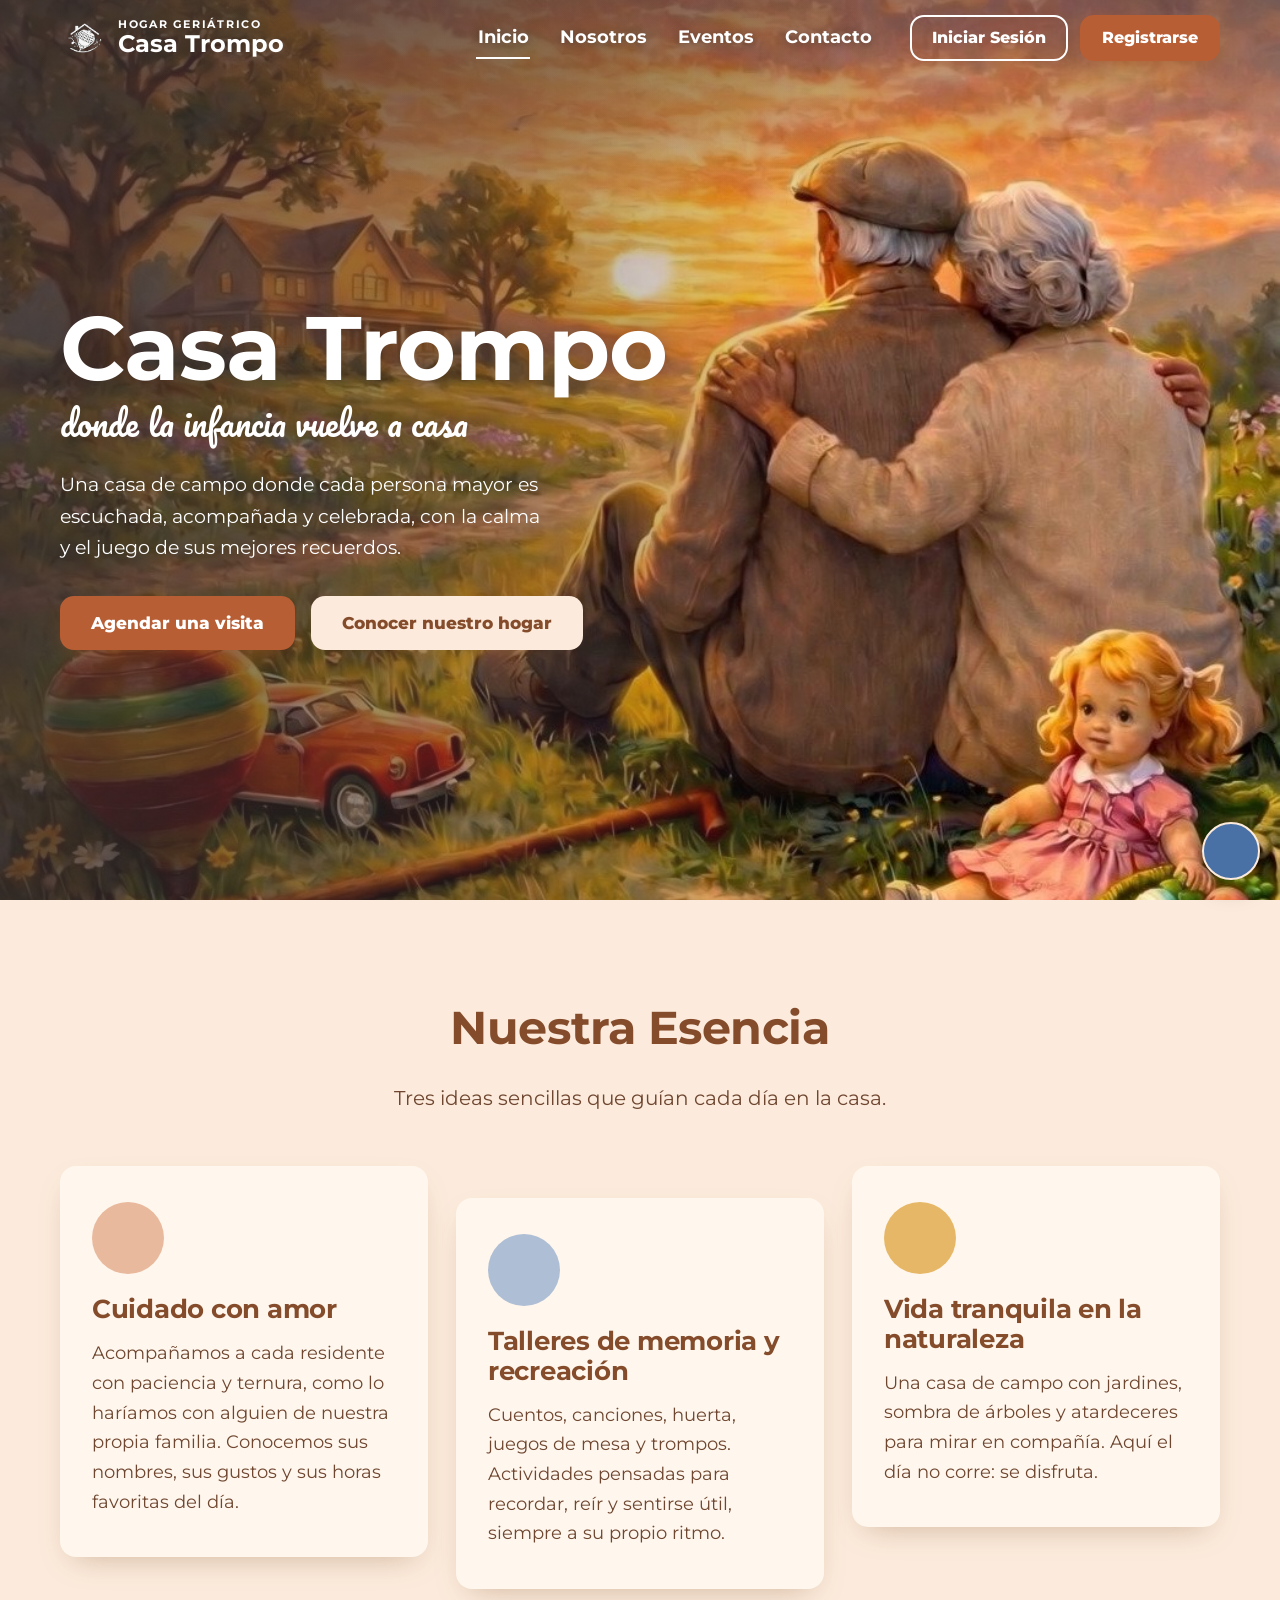
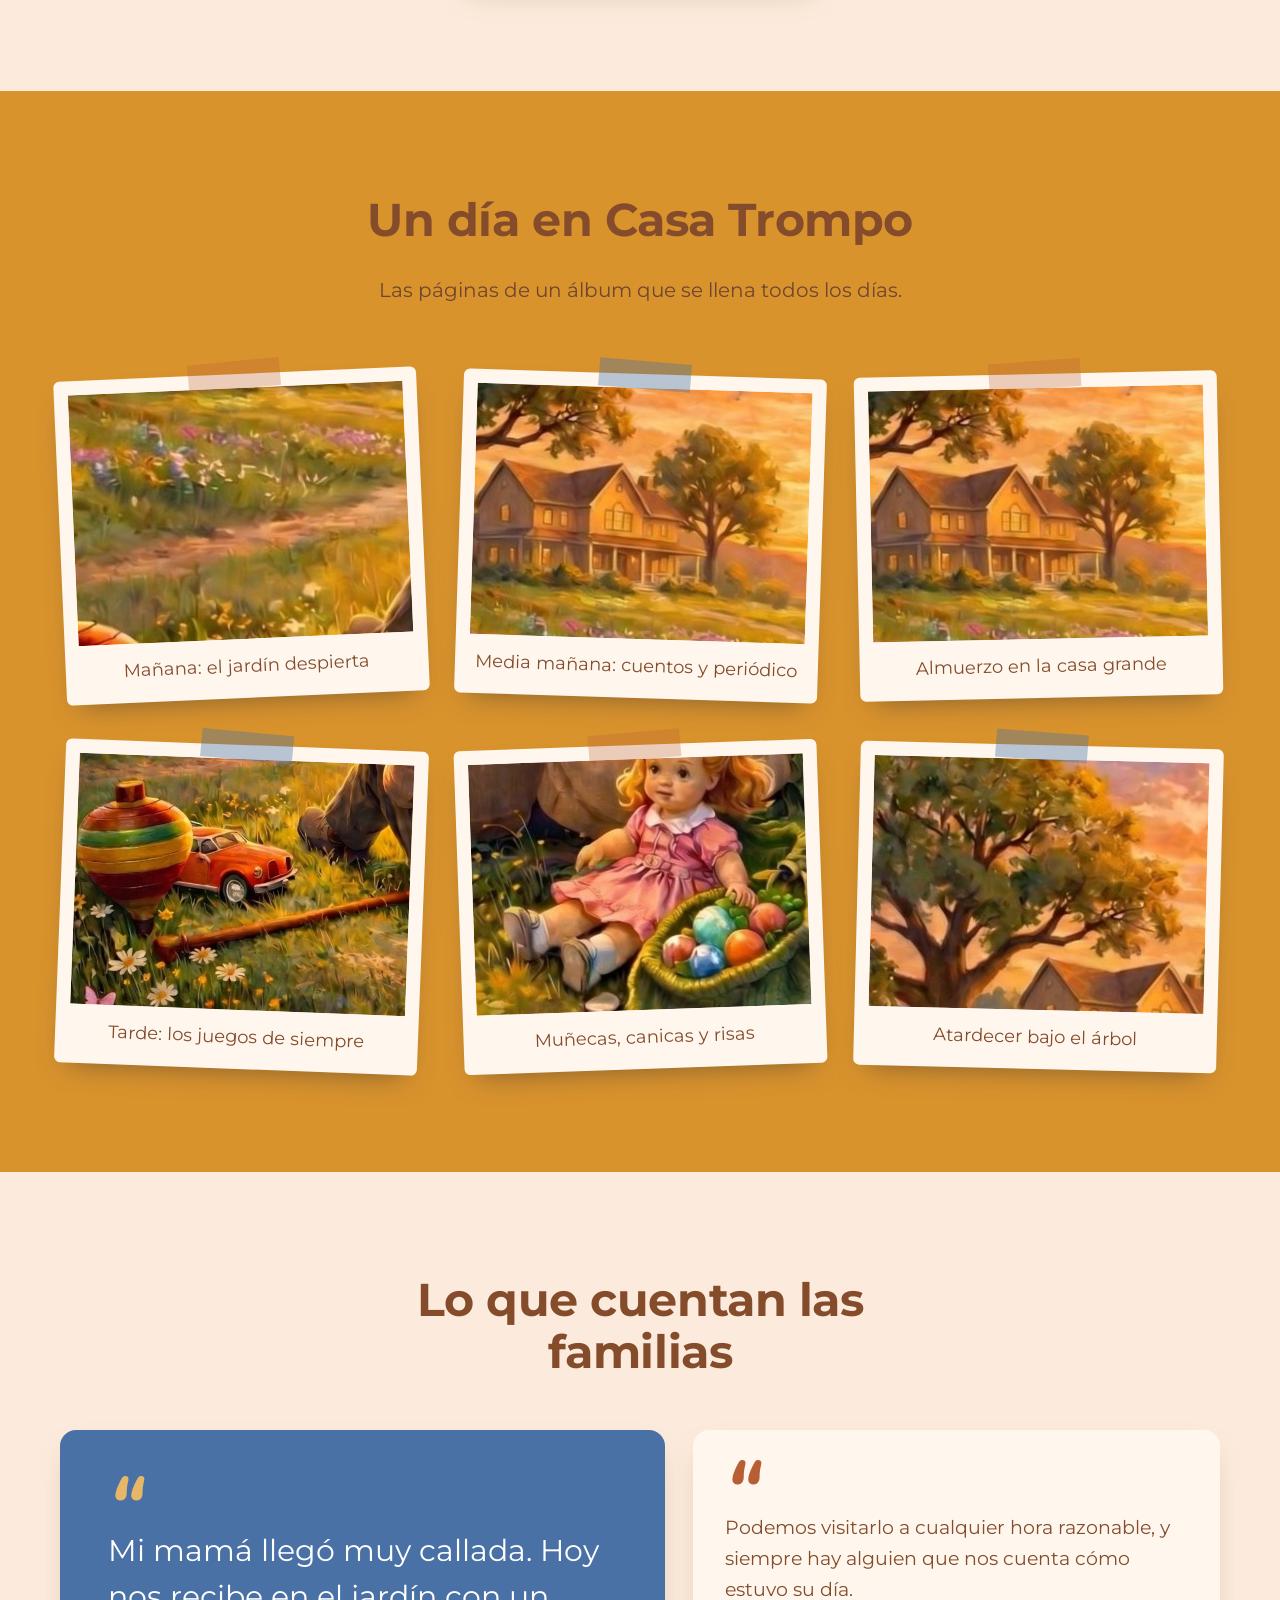
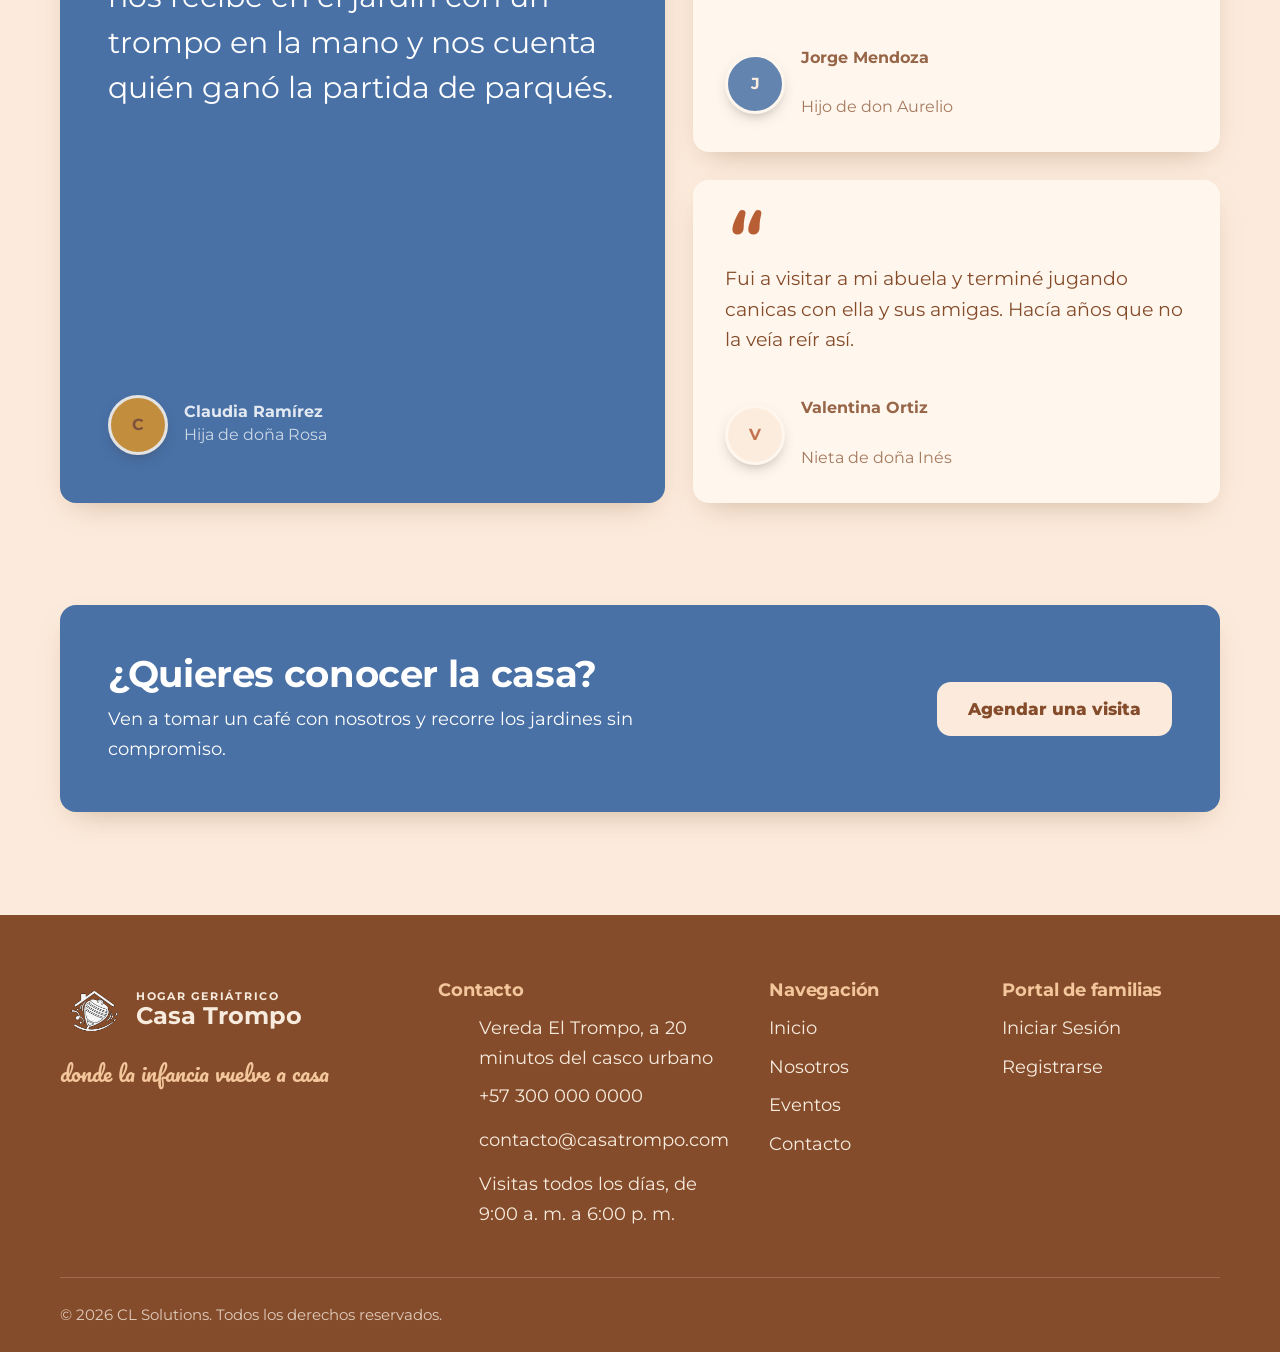
<file: frontend/index.html>
<!doctype html>
<html lang="es">
  <head>
    <!-- Metadatos de idioma, vista móvil, identidad visual y hojas de estilo. -->
    <meta charset="utf-8" />
    <meta name="viewport" content="width=device-width, initial-scale=1" />
    <title>
      Casa Trompo · Hogar geriátrico donde la infancia vuelve a casa
    </title>
    <meta
      name="description"
      content="Casa Trompo es un hogar geriátrico de campo donde las personas mayores viven con calidez, juego y tranquilidad."
    />
    <meta name="theme-color" content="#FCEBDC" />
    <link rel="icon" type="image/png" href="img/Logo_Blanco_NOBG.png" />
    <link rel="preconnect" href="https://fonts.googleapis.com" />
    <link rel="preconnect" href="https://fonts.gstatic.com" crossorigin />
    <link
      href="https://fonts.googleapis.com/css2?family=Montserrat:ital,wght@0,100..900;1,100..900&family=Pacifico&display=swap"
      rel="stylesheet"
    />
    <link
      rel="stylesheet"
      href="https://cdn-uicons.flaticon.com/uicons-bold-rounded/css/uicons-bold-rounded.css"
    />
    <link
      rel="stylesheet"
      href="https://cdn-uicons.flaticon.com/uicons-regular-rounded/css/uicons-regular-rounded.css"
    />
    <link
      rel="stylesheet"
      href="https://cdn-uicons.flaticon.com/uicons-brands/css/uicons-brands.css"
    />
    <link rel="stylesheet" href="css/General_Styles.css" />
    <link rel="stylesheet" href="css/index.css" />
    <link rel="stylesheet" href="css/responsive.css" />
  </head>
  <body>
    <!-- Enlace de acceso rápido para navegar directamente al contenido principal. -->
    <a class="skip-link" href="#contenido">Saltar al contenido</a>

    <!-- Cabecera global con identidad de marca, navegación y acceso al portal familiar. -->
    <header class="site-header is-transparent">
      <div class="container site-header__inner">
        <a
          class="brand"
          href="index.html"
          aria-label="Casa Trompo, ir al inicio"
        >
          <span class="logo-mark" aria-hidden="true"></span>
          <span class="brand__text">
            <span class="brand__kicker">Hogar geriátrico</span>
            <span class="brand__name">Casa Trompo</span>
          </span>
        </a>

        <button
          class="nav-toggle"
          type="button"
          aria-expanded="false"
          aria-controls="menu"
          aria-label="Abrir menú"
        >
          <span class="nav-toggle__bars" aria-hidden="true"></span>
        </button>

        <div class="site-nav" id="menu">
          <nav aria-label="Principal">
            <ul class="site-nav__links">
              <li><a href="index.html" aria-current="page">Inicio</a></li>
              <li><a href="nosotros.html">Nosotros</a></li>
              <li><a href="eventos.html">Eventos</a></li>
              <li><a href="contacto.html">Contacto</a></li>
            </ul>
          </nav>
          <div class="site-nav__actions">
            <a class="btn btn--outline btn--small" href="login.html"
              >Iniciar Sesión</a
            >
            <a class="btn btn--primary btn--small" href="registro.html"
              >Registrarse</a
            >
          </div>
        </div>
      </div>
    </header>

    <!-- Contenido principal: presentación, servicios, vida cotidiana y testimonios del hogar. -->
    <main id="contenido">
      <!-- Presentación principal con imagen del hogar, mensaje de bienvenida y accesos destacados. -->
      <section class="hero" aria-labelledby="hero-titulo">
        <div class="hero__bg">
          <img
            src="img/hero-escena.jpg"
            width="1044"
            height="980"
            alt="Una pareja de abuelos sentados juntos en el campo, abrazados, mirando el atardecer frente a una casa campestre. A su lado hay un trompo de madera, un carrito rojo, una muñeca y una canasta de canicas."
          />
        </div>
        <div class="hero__scrim" aria-hidden="true"></div>

        <i
          class="fi fi-rr-sparkle spark spark--first"
          aria-hidden="true"
        ></i>
        <i
          class="fi fi-rr-sparkle spark spark--second"
          aria-hidden="true"
        ></i>
        <i
          class="fi fi-rr-sparkle spark spark--third"
          aria-hidden="true"
        ></i>

        <div class="container hero__content">
          <div class="hero__text">
            <h1 id="hero-titulo" class="hero__sequence--2">Casa Trompo</h1>
            <p class="script hero__tagline hero__sequence--3">
              donde la infancia vuelve a casa
            </p>
            <p class="hero__lead hero__sequence--4">
              Una casa de campo donde cada persona mayor es escuchada,
              acompañada y celebrada, con la calma y el juego de sus mejores
              recuerdos.
            </p>
            <div class="hero__actions hero__sequence--5">
              <a class="btn btn--primary" href="contacto.html?motivo=visita"
                >Agendar una visita</a
              >
              <a class="btn btn--cream" href="nosotros.html"
                >Conocer nuestro hogar</a
              >
            </div>
          </div>
        </div>
      </section>

      <!-- Principios de cuidado, recreación y vida tranquila que orientan el servicio. -->
      <section class="section" aria-labelledby="esencia-titulo">
        <div class="container">
          <div class="section-head section-head--center">
            <h2 id="esencia-titulo">Nuestra Esencia</h2>
            <p class="lead">
              Tres ideas sencillas que guían cada día en la casa.
            </p>
          </div>

          <div class="essence-grid">
            <article class="essence-card">
              <div class="icon-badge">
                <i class="fi fi-rr-heart icon" aria-hidden="true"></i>
              </div>
              <h3>Cuidado con amor</h3>
              <p>
                Acompañamos a cada residente con paciencia y ternura, como lo
                haríamos con alguien de nuestra propia familia. Conocemos sus
                nombres, sus gustos y sus horas favoritas del día.
              </p>
            </article>

            <article class="essence-card">
              <div class="icon-badge icon-badge--sage">
                <i class="fi fi-br-toy icon" aria-hidden="true"></i>
              </div>
              <h3>Talleres de memoria y recreación</h3>
              <p>
                Cuentos, canciones, huerta, juegos de mesa y trompos.
                Actividades pensadas para recordar, reír y sentirse útil,
                siempre a su propio ritmo.
              </p>
            </article>

            <article class="essence-card">
              <div class="icon-badge icon-badge--gold">
                <i class="fi fi-rr-tree icon" aria-hidden="true"></i>
              </div>
              <h3>Vida tranquila en la naturaleza</h3>
              <p>
                Una casa de campo con jardines, sombra de árboles y atardeceres
                para mirar en compañía. Aquí el día no corre: se disfruta.
              </p>
            </article>
          </div>
        </div>
      </section>

      <!-- Álbum visual que ilustra las actividades y momentos de un día en Casa Trompo. -->
      <section class="section album" aria-labelledby="dia-titulo">
        <div class="container">
          <div class="section-head section-head--center">
            <h2 id="dia-titulo">Un día en Casa Trompo</h2>
            <p class="lead">
              Las páginas de un álbum que se llena todos los días.
            </p>
          </div>

          <!-- Estas fotos son provicionales, hay que cambiarlas -->
          <div class="album-grid">
            <figure class="polaroid">
              <div class="polaroid__photo">
                <img
                  src="img/jardin.jpg"
                  width="600"
                  height="230"
                  loading="lazy"
                  alt="Un sendero de tierra entre flores silvestres moradas y amarillas"
                />
              </div>
              <figcaption>Mañana: el jardín despierta</figcaption>
            </figure>

            <figure class="polaroid">
              <div class="polaroid__photo">
                <img
                  src="img/casa.jpg"
                  width="470"
                  height="260"
                  loading="lazy"
                  alt="La casa campestre de madera entre árboles, con las luces del atardecer encendidas"
                />
              </div>
              <figcaption>Media mañana: cuentos y periódico</figcaption>
            </figure>

            <figure class="polaroid">
              <div class="polaroid__photo">
                <img
                  src="img/casa.jpg"
                  width="470"
                  height="260"
                  loading="lazy"
                  alt="La casa campestre de madera entre árboles, con las luces del atardecer encendidas"
                />
              </div>
              <figcaption>Almuerzo en la casa grande</figcaption>
            </figure>

            <figure class="polaroid">
              <div class="polaroid__photo">
                <img
                  src="img/juguetes.jpg"
                  width="600"
                  height="400"
                  loading="lazy"
                  alt="Un trompo de madera de colores y un carrito rojo de juguete sobre el pasto"
                />
              </div>
              <figcaption>Tarde: los juegos de siempre</figcaption>
            </figure>

            <figure class="polaroid">
              <div class="polaroid__photo">
                <img
                  src="img/muneca.jpg"
                  width="354"
                  height="410"
                  loading="lazy"
                  alt="Una muñeca de vestido rosado junto a una canasta de canicas de colores"
                  class="photo--doll"
                />
              </div>
              <figcaption>Muñecas, canicas y risas</figcaption>
            </figure>

            <figure class="polaroid">
              <div class="polaroid__photo">
                <img
                  src="img/arbol.jpg"
                  width="340"
                  height="420"
                  loading="lazy"
                  alt="Un árbol grande y frondoso al borde del campo, bajo un cielo de atardecer"
                  class="photo--tree"
                />
              </div>
              <figcaption>Atardecer bajo el árbol</figcaption>
            </figure>
          </div>
        </div>
      </section>

      <!-- Experiencias de ejemplo compartidas por familiares de residentes. -->
      <section class="section" aria-labelledby="testimonios-titulo">
        <div class="container">
          <div class="section-head section-head--center">
            <h2 id="testimonios-titulo">Lo que cuentan las familias</h2>
          </div>

          <!-- Textos y nombres de ejemplo. Los circulos con iniciales se pueden cambiar por <img> con la foto del familiar. -->
          <div class="testimonials">
            <figure class="quote quote--featured">
              <blockquote>
                <p>
                  Mi mamá llegó muy callada. Hoy nos recibe en el jardín con un
                  trompo en la mano y nos cuenta quién ganó la partida de
                  parqués.
                </p>
              </blockquote>
              <figcaption class="quote__who">
                <span class="avatar avatar--gold" aria-hidden="true">C</span>
                <span
                  ><strong>Claudia Ramírez</strong
                  ><span>Hija de doña Rosa</span></span
                >
              </figcaption>
            </figure>

            <figure class="quote">
              <blockquote>
                <p>
                  Podemos visitarlo a cualquier hora razonable, y siempre hay
                  alguien que nos cuenta cómo estuvo su día.
                </p>
              </blockquote>
              <figcaption class="quote__who">
                <span class="avatar avatar--blue" aria-hidden="true">J</span>
                <span
                  ><strong>Jorge Mendoza</strong><br /><span
                    >Hijo de don Aurelio</span
                  ></span
                >
              </figcaption>
            </figure>

            <figure class="quote">
              <blockquote>
                <p>
                  Fui a visitar a mi abuela y terminé jugando canicas con ella y
                  sus amigas. Hacía años que no la veía reír así.
                </p>
              </blockquote>
              <figcaption class="quote__who">
                <span class="avatar avatar--cream" aria-hidden="true">V</span>
                <span
                  ><strong>Valentina Ortiz</strong><br /><span
                    >Nieta de doña Inés</span
                  ></span
                >
              </figcaption>
            </figure>
          </div>
        </div>
      </section>

      <!-- Invitación final para conocer el hogar y coordinar una visita. -->
      <section
        class="section section--compact-top"
        aria-labelledby="invitacion-titulo"
      >
        <div class="container">
          <div class="cta-band">
            <div>
              <h2 id="invitacion-titulo">¿Quieres conocer la casa?</h2>
              <p>
                Ven a tomar un café con nosotros y recorre los jardines sin
                compromiso.
              </p>
            </div>
            <a class="btn btn--cream" href="contacto.html"
              >Agendar una visita</a
            >
          </div>
        </div>
      </section>
    </main>
    <!-- FOOTER-->
    <!-- Pie global con información de contacto, navegación secundaria y derechos. -->
    <footer class="site-footer">
      <div class="container footer-grid">
        <div class="footer-brand">
          <a
            class="brand"
            href="index.html"
            aria-label="Casa Trompo, ir al inicio"
          >
            <span class="logo-mark" aria-hidden="true"></span>
            <span class="brand__text">
              <span class="brand__kicker">Hogar geriátrico</span>
              <span class="brand__name">Casa Trompo</span>
            </span>
          </a>
          <p class="script">donde la infancia vuelve a casa</p>
          <div class="footer-social" aria-label="Redes sociales">
            <a
              href="https://www.facebook.com/share/1K6i5qnbYf/"
              target="_blank"
              rel="noopener noreferrer"
              aria-label="Facebook"
            >
              <i class="fi fi-brands-facebook" aria-hidden="true"></i>
            </a>
            <a
              href="https://www.instagram.com/hgcasatrompo/"
              target="_blank"
              rel="noopener noreferrer"
              aria-label="Instagram"
            >
              <i class="fi fi-brands-instagram" aria-hidden="true"></i>
            </a>
            <a
              href="https://www.youtube.com/channel/UCef9Dt6jhXNS-B6FLd3jZgA"
              target="_blank"
              rel="noopener noreferrer"
              aria-label="YouTube"
            >
              <i class="fi fi-brands-youtube" aria-hidden="true"></i>
            </a>
          </div>
        </div>

        <div>
          <h3>Contacto</h3>
          <!-- Datos de ejemplo -->
          <ul class="footer-list">
            <li>
              <i class="fi fi-rr-map-marker icon" aria-hidden="true"></i>
              <span>Vereda El Trompo, a 20 minutos del casco urbano</span>
            </li>
            <li>
              <i class="fi fi-rr-phone icon" aria-hidden="true"></i>
              <a href="tel:+573000000000">+57 300 000 0000</a>
            </li>
            <li>
              <i class="fi fi-rr-envelope icon" aria-hidden="true"></i>
              <a href="mailto:contacto@casatrompo.com"
                >contacto@casatrompo.com</a
              >
            </li>
            <li>
              <i class="fi fi-rr-clock icon" aria-hidden="true"></i>
              <span>Visitas todos los días, de 9:00 a. m. a 6:00 p. m.</span>
            </li>
          </ul>
        </div>

        <nav aria-label="Navegación del pie de página">
          <h3>Navegación</h3>
          <ul class="footer-list">
            <li><a href="index.html">Inicio</a></li>
            <li><a href="nosotros.html">Nosotros</a></li>
            <li><a href="eventos.html">Eventos</a></li>
            <li><a href="contacto.html">Contacto</a></li>
          </ul>
        </nav>

        <nav aria-label="Portal de familias">
          <h3>Portal de familias</h3>
          <ul class="footer-list">
            <li><a href="login.html">Iniciar Sesión</a></li>
            <li><a href="registro.html">Registrarse</a></li>
          </ul>
        </nav>
      </div>
      <div class="container footer-bottom">
        <p>
          © <span data-year>2026</span> CL Solutions. Todos los derechos
          reservados.
        </p>
      </div>
    </footer>

    <script src="js/main.js"></script>
  </body>
</html>
</file>
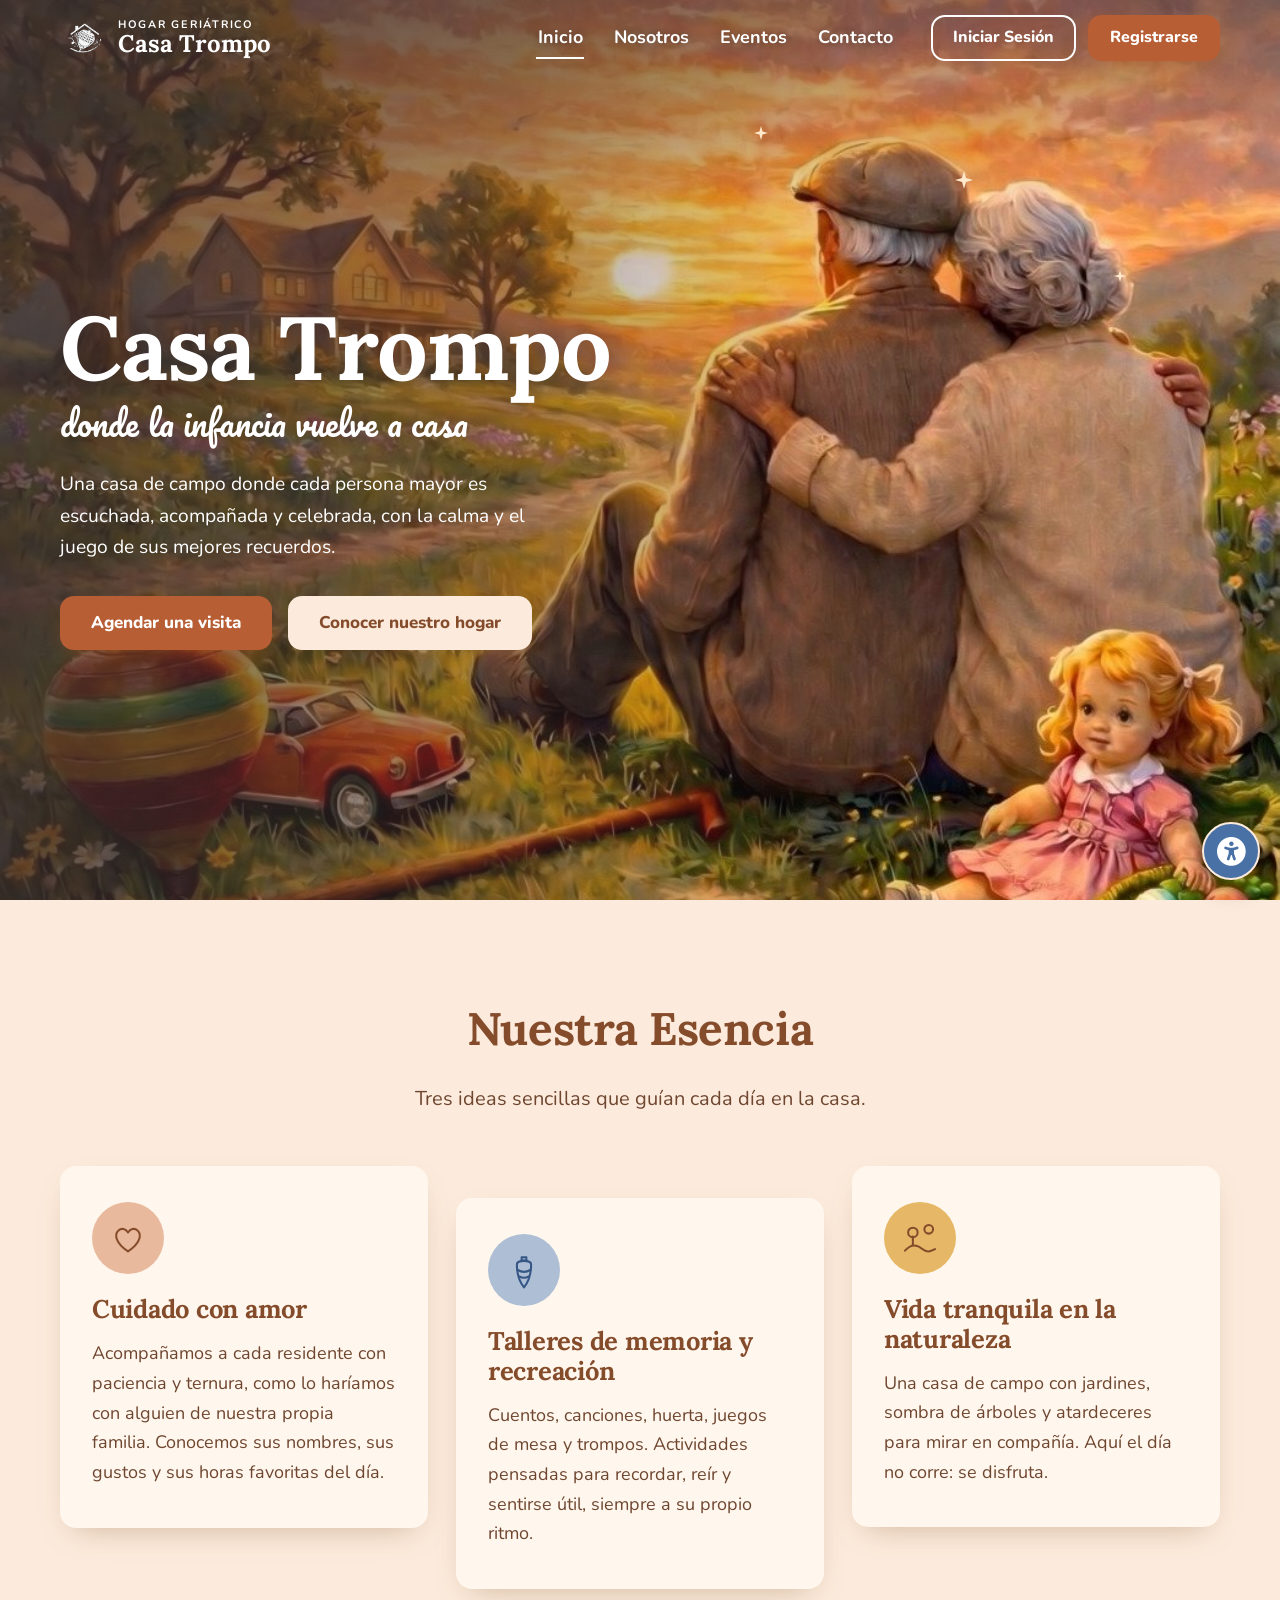
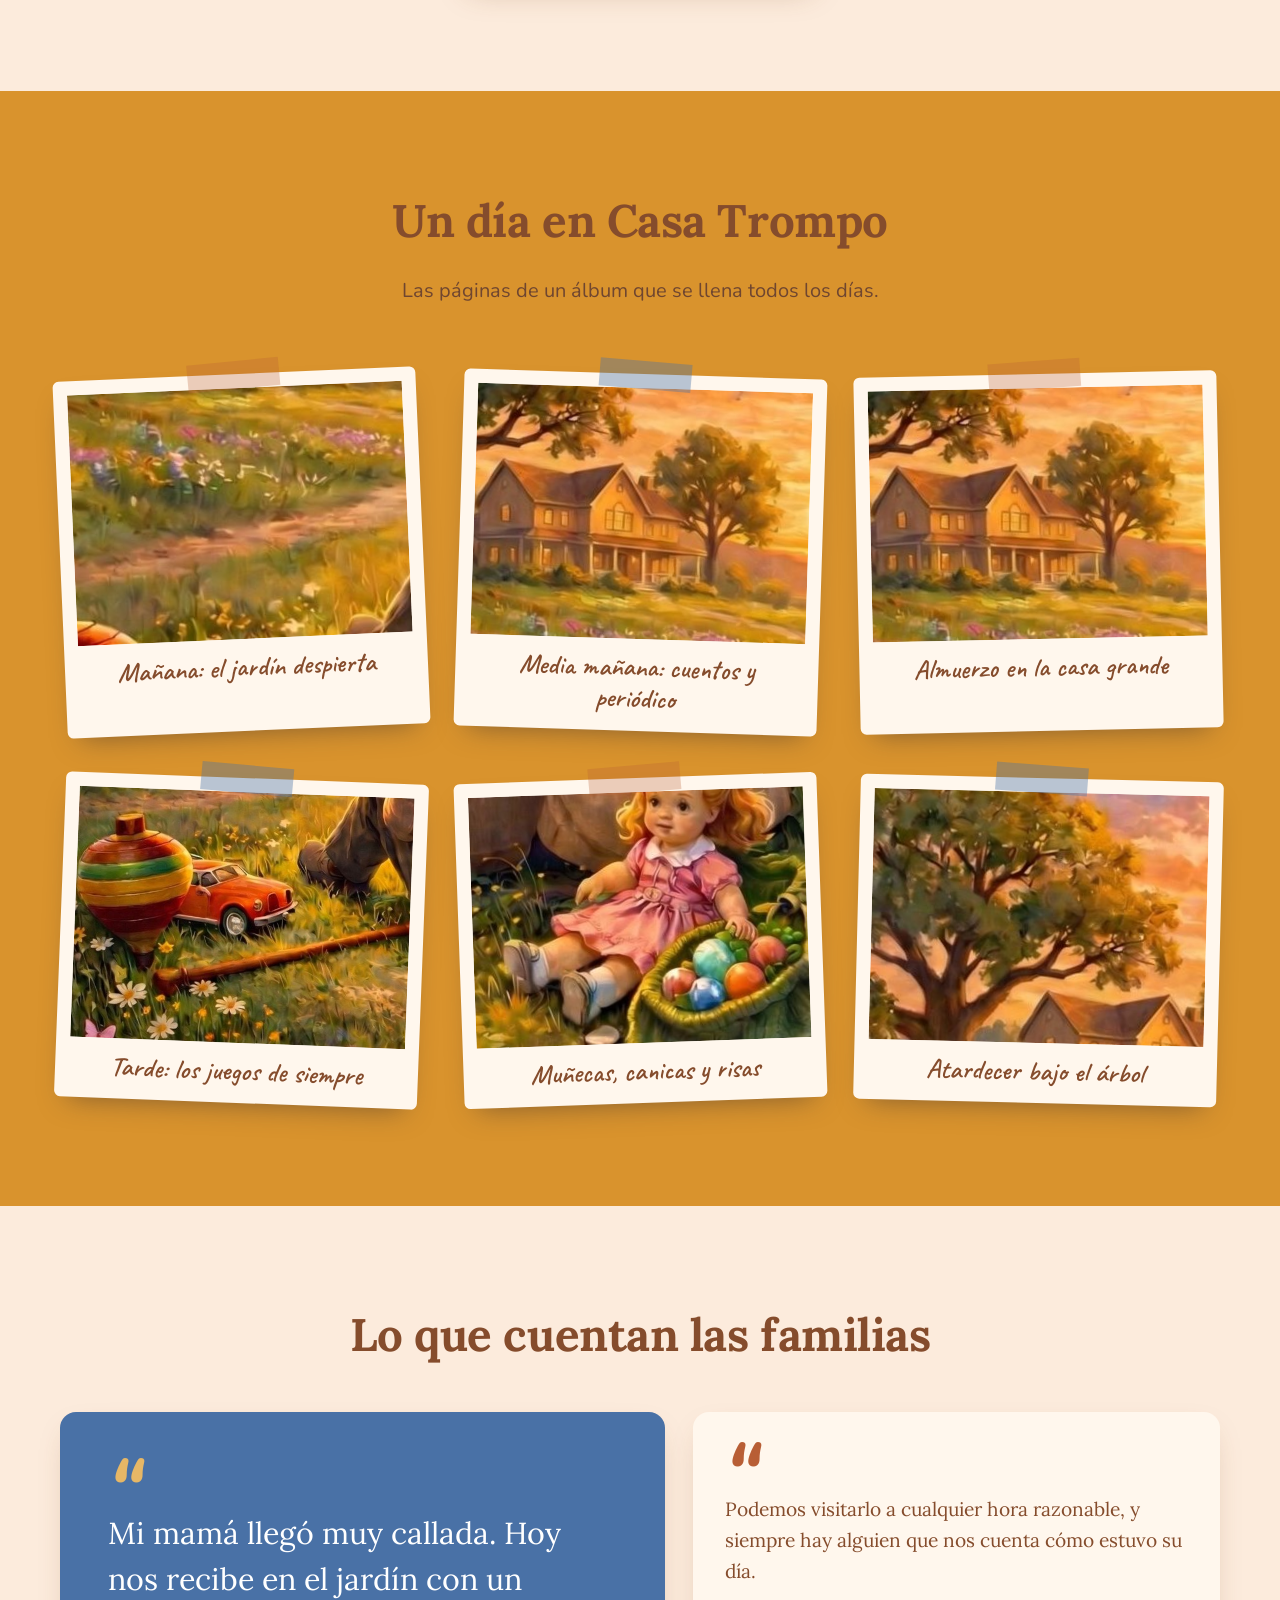
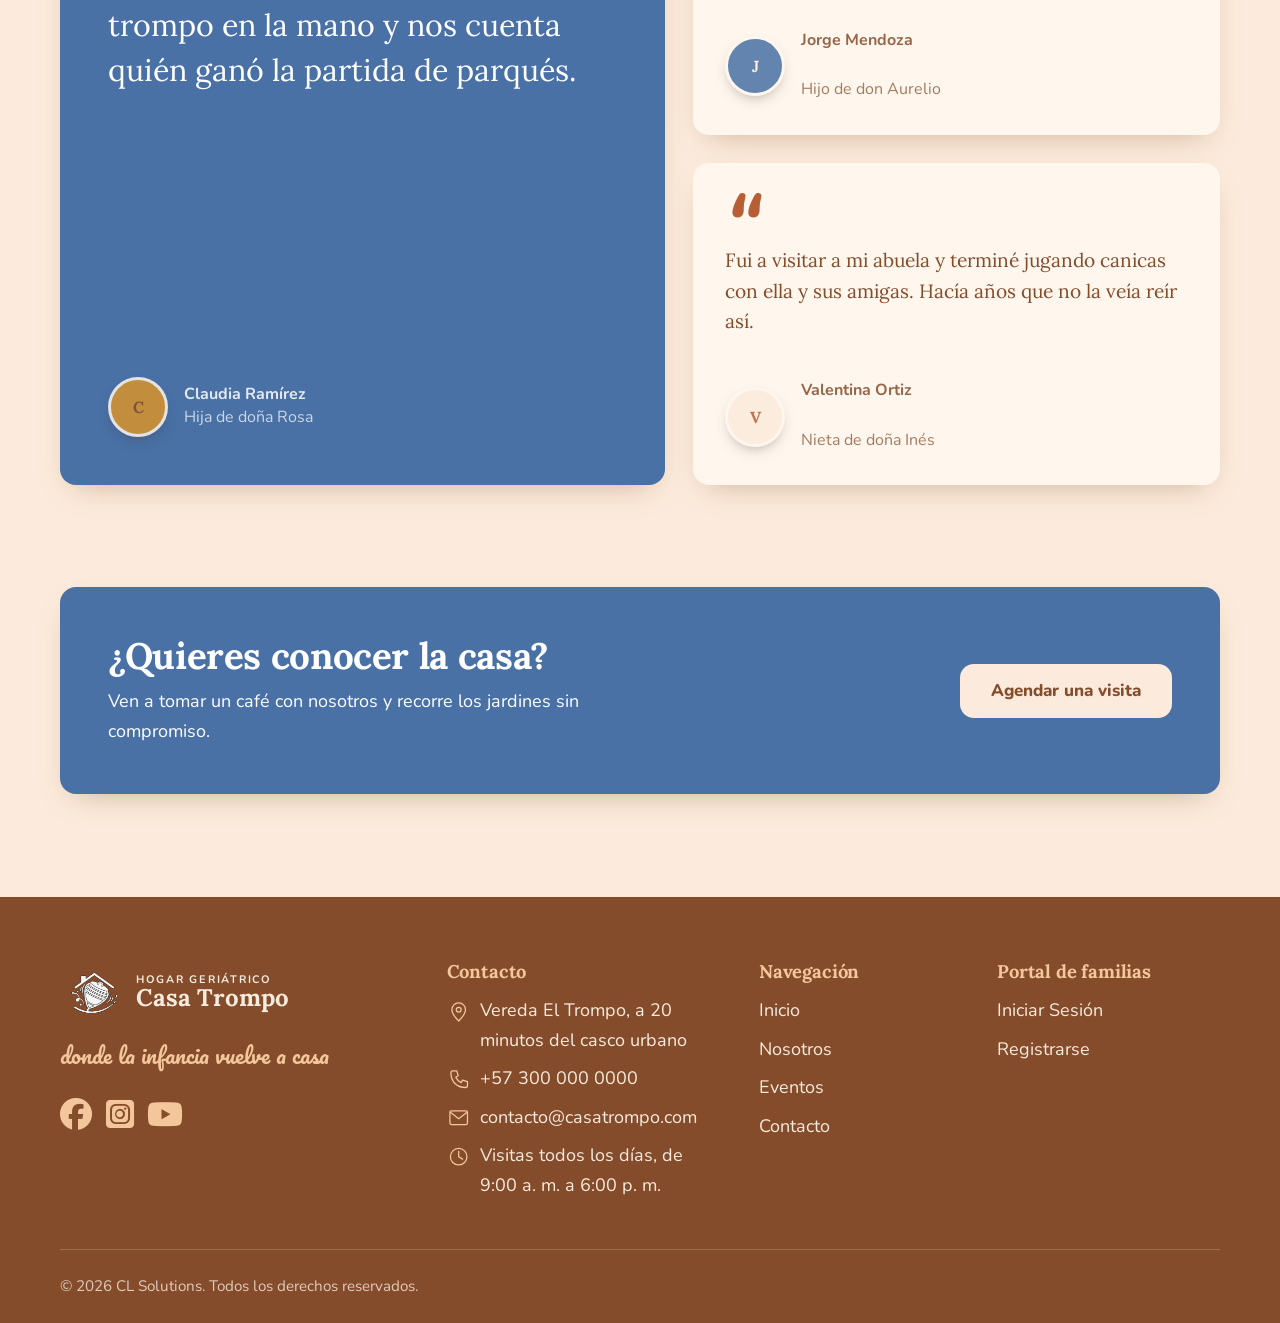
<file: casa-trompo/frontend/index.html>
<!doctype html>
<html lang="es">
  <head>
    <!-- Metadatos de idioma, vista móvil, identidad visual y hojas de estilo. -->
    <meta charset="utf-8" />
    <meta name="viewport" content="width=device-width, initial-scale=1" />
    <title>
      Casa Trompo · Hogar geriátrico donde la infancia vuelve a casa
    </title>
    <meta
      name="description"
      content="Casa Trompo es un hogar geriátrico de campo donde las personas mayores viven con calidez, juego y tranquilidad."
    />
    <meta name="theme-color" content="#FCEBDC" />
    <link rel="icon" type="image/png" href="img/Logo_Blanco_NOBG.png" />
    <link rel="preconnect" href="https://fonts.googleapis.com" />
    <link rel="preconnect" href="https://fonts.gstatic.com" crossorigin />
    <link
      href="https://fonts.googleapis.com/css2?family=Caveat:wght@600&family=Lora:wght@500;600;700&family=Nunito:wght@400;600;700;800&family=Pacifico&display=swap"
      rel="stylesheet"
    />
    <link
      rel="stylesheet"
      href="https://cdnjs.cloudflare.com/ajax/libs/font-awesome/6.7.2/css/all.min.css"
    />
    <link rel="stylesheet" href="css/General_Styles.css" />
    <link rel="stylesheet" href="css/index.css" />
    <link rel="stylesheet" href="css/responsive.css" />
  </head>
  <body>
    <!-- Enlace de acceso rápido para navegar directamente al contenido principal. -->
    <a class="skip-link" href="#contenido">Saltar al contenido</a>

    <!-- Símbolos SVG reutilizables en las tarjetas y datos de contacto. -->
    <svg class="svg-symbols" aria-hidden="true" focusable="false">
      <symbol id="i-heart" viewBox="0 0 48 48">
        <path
          d="M24 41C9 31 6 20 12 14.5c4-3.6 9-2 12 2.5 3-4.5 8-6.1 12-2.5 6 5.5 3 16.5-12 26.5z"
        />
      </symbol>
      <symbol id="i-trompo" viewBox="0 0 48 48">
        <path d="M15 17c0-6 18-6 18 0 0 14-5 24-9 29-4-5-9-15-9-29z" />
        <path d="M16 24c5 3 11 3 16 0M18 32c4 2.5 8 2.5 12 0" />
        <path d="M21 8h6v4h-6z" />
      </symbol>
      <symbol id="i-nature" viewBox="0 0 48 48">
        <circle cx="35" cy="13" r="5.5" />
        <path d="M5 40c7-8 15-8 22-2 6 5 10 3 16 0" />
        <path d="M15 33V22" />
        <circle cx="15" cy="17" r="6" />
      </symbol>
      <symbol id="i-book" viewBox="0 0 48 48">
        <path
          d="M24 12c-4-3-10-4-17-3v26c7-1 13 0 17 3 4-3 10-4 17-3V9c-7-1-13 0-17 3z"
        />
        <path d="M24 12v26" />
      </symbol>
      <symbol id="i-pin" viewBox="0 0 48 48">
        <path d="M24 43c-9-9-14-16-14-23a14 14 0 0 1 28 0c0 7-5 14-14 23z" />
        <circle cx="24" cy="20" r="5" />
      </symbol>
      <symbol id="i-phone" viewBox="0 0 48 48">
        <path
          d="M12 6h8l3 10-5 3a24 24 0 0 0 11 11l3-5 10 3v8c0 2-2 4-4 4C20 40 8 28 8 10c0-2 2-4 4-4z"
        />
      </symbol>
      <symbol id="i-mail" viewBox="0 0 48 48">
        <rect x="6" y="10" width="36" height="28" rx="3" />
        <path d="M7 13l17 13 17-13" />
      </symbol>
      <symbol id="i-clock" viewBox="0 0 48 48">
        <circle cx="24" cy="24" r="17" />
        <path d="M24 13v11l8 5" />
      </symbol>
    </svg>

    <!-- Cabecera global con identidad de marca, navegación y acceso al portal familiar. -->
    <header class="site-header is-transparent">
      <div class="container site-header__inner">
        <a
          class="brand"
          href="index.html"
          aria-label="Casa Trompo, ir al inicio"
        >
          <span class="logo-mark" aria-hidden="true"></span>
          <span class="brand__text">
            <span class="brand__kicker">Hogar geriátrico</span>
            <span class="brand__name">Casa Trompo</span>
          </span>
        </a>

        <button
          class="nav-toggle"
          type="button"
          aria-expanded="false"
          aria-controls="menu"
          aria-label="Abrir menú"
        >
          <span class="nav-toggle__bars" aria-hidden="true"></span>
        </button>

        <div class="site-nav" id="menu">
          <nav aria-label="Principal">
            <ul class="site-nav__links">
              <li><a href="index.html" aria-current="page">Inicio</a></li>
              <li><a href="nosotros.html">Nosotros</a></li>
              <li><a href="eventos.html">Eventos</a></li>
              <li><a href="contacto.html">Contacto</a></li>
            </ul>
          </nav>
          <div class="site-nav__actions">
            <a class="btn btn--outline btn--small" href="login.html"
              >Iniciar Sesión</a
            >
            <a class="btn btn--primary btn--small" href="registro.html"
              >Registrarse</a
            >
          </div>
        </div>
      </div>
    </header>

    <!-- Contenido principal: presentación, servicios, vida cotidiana y testimonios del hogar. -->
    <main id="contenido">
      <!-- Presentación principal con imagen del hogar, mensaje de bienvenida y accesos destacados. -->
      <section class="hero" aria-labelledby="hero-titulo">
        <div class="hero__bg">
          <img
            src="img/hero-escena.jpg"
            width="1044"
            height="980"
            alt="Una pareja de abuelos sentados juntos en el campo, abrazados, mirando el atardecer frente a una casa campestre. A su lado hay un trompo de madera, un carrito rojo, una muñeca y una canasta de canicas."
          />
        </div>
        <div class="hero__scrim" aria-hidden="true"></div>

        <svg class="spark spark--first" viewBox="0 0 24 24" aria-hidden="true">
          <path
            fill="currentColor"
            d="M12 0l2.6 9.4L24 12l-9.4 2.6L12 24l-2.6-9.4L0 12l9.4-2.6z"
          />
        </svg>
        <svg class="spark spark--second" viewBox="0 0 24 24" aria-hidden="true">
          <path
            fill="currentColor"
            d="M12 0l2.6 9.4L24 12l-9.4 2.6L12 24l-2.6-9.4L0 12l9.4-2.6z"
          />
        </svg>
        <svg class="spark spark--third" viewBox="0 0 24 24" aria-hidden="true">
          <path
            fill="currentColor"
            d="M12 0l2.6 9.4L24 12l-9.4 2.6L12 24l-2.6-9.4L0 12l9.4-2.6z"
          />
        </svg>

        <div class="container hero__content">
          <div class="hero__text">
            <h1 id="hero-titulo" class="hero__sequence--2">Casa Trompo</h1>
            <p class="script hero__tagline hero__sequence--3">
              donde la infancia vuelve a casa
            </p>
            <p class="hero__lead hero__sequence--4">
              Una casa de campo donde cada persona mayor es escuchada,
              acompañada y celebrada, con la calma y el juego de sus mejores
              recuerdos.
            </p>
            <div class="hero__actions hero__sequence--5">
              <a class="btn btn--primary" href="contacto.html?motivo=visita"
                >Agendar una visita</a
              >
              <a class="btn btn--cream" href="nosotros.html"
                >Conocer nuestro hogar</a
              >
            </div>
          </div>
        </div>
      </section>

      <!-- Principios de cuidado, recreación y vida tranquila que orientan el servicio. -->
      <section class="section" aria-labelledby="esencia-titulo">
        <div class="container">
          <div class="section-head section-head--center">
            <h2 id="esencia-titulo">Nuestra Esencia</h2>
            <p class="lead">
              Tres ideas sencillas que guían cada día en la casa.
            </p>
          </div>

          <div class="essence-grid">
            <article class="essence-card">
              <div class="icon-badge">
                <svg class="icon" aria-hidden="true">
                  <use href="#i-heart" />
                </svg>
              </div>
              <h3>Cuidado con amor</h3>
              <p>
                Acompañamos a cada residente con paciencia y ternura, como lo
                haríamos con alguien de nuestra propia familia. Conocemos sus
                nombres, sus gustos y sus horas favoritas del día.
              </p>
            </article>

            <article class="essence-card">
              <div class="icon-badge icon-badge--sage">
                <svg class="icon" aria-hidden="true">
                  <use href="#i-trompo" />
                </svg>
              </div>
              <h3>Talleres de memoria y recreación</h3>
              <p>
                Cuentos, canciones, huerta, juegos de mesa y trompos.
                Actividades pensadas para recordar, reír y sentirse útil,
                siempre a su propio ritmo.
              </p>
            </article>

            <article class="essence-card">
              <div class="icon-badge icon-badge--gold">
                <svg class="icon" aria-hidden="true">
                  <use href="#i-nature" />
                </svg>
              </div>
              <h3>Vida tranquila en la naturaleza</h3>
              <p>
                Una casa de campo con jardines, sombra de árboles y atardeceres
                para mirar en compañía. Aquí el día no corre: se disfruta.
              </p>
            </article>
          </div>
        </div>
      </section>

      <!-- Álbum visual que ilustra las actividades y momentos de un día en Casa Trompo. -->
      <section class="section album" aria-labelledby="dia-titulo">
        <div class="container">
          <div class="section-head section-head--center">
            <h2 id="dia-titulo">Un día en Casa Trompo</h2>
            <p class="lead">
              Las páginas de un álbum que se llena todos los días.
            </p>
          </div>

          <!-- Estas fotos son provicionales, hay que cambiarlas -->
          <div class="album-grid">
            <figure class="polaroid">
              <div class="polaroid__photo">
                <img
                  src="img/jardin.jpg"
                  width="600"
                  height="230"
                  loading="lazy"
                  alt="Un sendero de tierra entre flores silvestres moradas y amarillas"
                />
              </div>
              <figcaption>Mañana: el jardín despierta</figcaption>
            </figure>

            <figure class="polaroid">
              <div class="polaroid__photo">
                <img
                  src="img/casa.jpg"
                  width="470"
                  height="260"
                  loading="lazy"
                  alt="La casa campestre de madera entre árboles, con las luces del atardecer encendidas"
                />
              </div>
              <figcaption>Media mañana: cuentos y periódico</figcaption>
            </figure>

            <figure class="polaroid">
              <div class="polaroid__photo">
                <img
                  src="img/casa.jpg"
                  width="470"
                  height="260"
                  loading="lazy"
                  alt="La casa campestre de madera entre árboles, con las luces del atardecer encendidas"
                />
              </div>
              <figcaption>Almuerzo en la casa grande</figcaption>
            </figure>

            <figure class="polaroid">
              <div class="polaroid__photo">
                <img
                  src="img/juguetes.jpg"
                  width="600"
                  height="400"
                  loading="lazy"
                  alt="Un trompo de madera de colores y un carrito rojo de juguete sobre el pasto"
                />
              </div>
              <figcaption>Tarde: los juegos de siempre</figcaption>
            </figure>

            <figure class="polaroid">
              <div class="polaroid__photo">
                <img
                  src="img/muneca.jpg"
                  width="354"
                  height="410"
                  loading="lazy"
                  alt="Una muñeca de vestido rosado junto a una canasta de canicas de colores"
                  class="photo--doll"
                />
              </div>
              <figcaption>Muñecas, canicas y risas</figcaption>
            </figure>

            <figure class="polaroid">
              <div class="polaroid__photo">
                <img
                  src="img/arbol.jpg"
                  width="340"
                  height="420"
                  loading="lazy"
                  alt="Un árbol grande y frondoso al borde del campo, bajo un cielo de atardecer"
                  class="photo--tree"
                />
              </div>
              <figcaption>Atardecer bajo el árbol</figcaption>
            </figure>
          </div>
        </div>
      </section>

      <!-- Experiencias de ejemplo compartidas por familiares de residentes. -->
      <section class="section" aria-labelledby="testimonios-titulo">
        <div class="container">
          <div class="section-head section-head--center">
            <h2 id="testimonios-titulo">Lo que cuentan las familias</h2>
          </div>

          <!-- Textos y nombres de ejemplo. Los circulos con iniciales se pueden cambiar por <img> con la foto del familiar. -->
          <div class="testimonials">
            <figure class="quote quote--featured">
              <blockquote>
                <p>
                  Mi mamá llegó muy callada. Hoy nos recibe en el jardín con un
                  trompo en la mano y nos cuenta quién ganó la partida de
                  parqués.
                </p>
              </blockquote>
              <figcaption class="quote__who">
                <span class="avatar avatar--gold" aria-hidden="true">C</span>
                <span
                  ><strong>Claudia Ramírez</strong
                  ><span>Hija de doña Rosa</span></span
                >
              </figcaption>
            </figure>

            <figure class="quote">
              <blockquote>
                <p>
                  Podemos visitarlo a cualquier hora razonable, y siempre hay
                  alguien que nos cuenta cómo estuvo su día.
                </p>
              </blockquote>
              <figcaption class="quote__who">
                <span class="avatar avatar--blue" aria-hidden="true">J</span>
                <span
                  ><strong>Jorge Mendoza</strong><br /><span
                    >Hijo de don Aurelio</span
                  ></span
                >
              </figcaption>
            </figure>

            <figure class="quote">
              <blockquote>
                <p>
                  Fui a visitar a mi abuela y terminé jugando canicas con ella y
                  sus amigas. Hacía años que no la veía reír así.
                </p>
              </blockquote>
              <figcaption class="quote__who">
                <span class="avatar avatar--cream" aria-hidden="true">V</span>
                <span
                  ><strong>Valentina Ortiz</strong><br /><span
                    >Nieta de doña Inés</span
                  ></span
                >
              </figcaption>
            </figure>
          </div>
        </div>
      </section>

      <!-- Invitación final para conocer el hogar y coordinar una visita. -->
      <section
        class="section section--compact-top"
        aria-labelledby="invitacion-titulo"
      >
        <div class="container">
          <div class="cta-band">
            <div>
              <h2 id="invitacion-titulo">¿Quieres conocer la casa?</h2>
              <p>
                Ven a tomar un café con nosotros y recorre los jardines sin
                compromiso.
              </p>
            </div>
            <a class="btn btn--cream" href="contacto.html"
              >Agendar una visita</a
            >
          </div>
        </div>
      </section>
    </main>
    <!-- FOOTER-->
    <!-- Pie global con información de contacto, navegación secundaria y derechos. -->
    <footer class="site-footer">
      <div class="container footer-grid">
        <div class="footer-brand">
          <a
            class="brand"
            href="index.html"
            aria-label="Casa Trompo, ir al inicio"
          >
            <span class="logo-mark" aria-hidden="true"></span>
            <span class="brand__text">
              <span class="brand__kicker">Hogar geriátrico</span>
              <span class="brand__name">Casa Trompo</span>
            </span>
          </a>
          <p class="script">donde la infancia vuelve a casa</p>
          <div class="footer-social" aria-label="Redes sociales">
            <a href="https://www.facebook.com/share/1K6i5qnbYf/" target="_blank" rel="noopener noreferrer" aria-label="Facebook">
              <i class="fa-brands fa-facebook" aria-hidden="true"></i>
            </a>
            <a href="https://www.instagram.com/hgcasatrompo/" target="_blank" rel="noopener noreferrer" aria-label="Instagram">
              <i class="fa-brands fa-square-instagram" aria-hidden="true"></i>
            </a>
            <a href="https://www.youtube.com/channel/UCef9Dt6jhXNS-B6FLd3jZgA" target="_blank" rel="noopener noreferrer" aria-label="YouTube">
              <i class="fa-brands fa-youtube" aria-hidden="true"></i>
            </a>
          </div>
        </div>

        <div>
          <h3>Contacto</h3>
          <!-- Datos de ejemplo -->
          <ul class="footer-list">
            <li>
              <svg class="icon" aria-hidden="true"><use href="#i-pin" /></svg
              ><span>Vereda El Trompo, a 20 minutos del casco urbano</span>
            </li>
            <li>
              <svg class="icon" aria-hidden="true"><use href="#i-phone" /></svg
              ><a href="tel:+573000000000">+57 300 000 0000</a>
            </li>
            <li>
              <svg class="icon" aria-hidden="true"><use href="#i-mail" /></svg
              ><a href="mailto:contacto@casatrompo.com"
                >contacto@casatrompo.com</a
              >
            </li>
            <li>
              <svg class="icon" aria-hidden="true"><use href="#i-clock" /></svg
              ><span>Visitas todos los días, de 9:00 a. m. a 6:00 p. m.</span>
            </li>
          </ul>
        </div>

        <nav aria-label="Navegación del pie de página">
          <h3>Navegación</h3>
          <ul class="footer-list">
            <li><a href="index.html">Inicio</a></li>
            <li><a href="nosotros.html">Nosotros</a></li>
            <li><a href="eventos.html">Eventos</a></li>
            <li><a href="contacto.html">Contacto</a></li>
          </ul>
        </nav>

        <nav aria-label="Portal de familias">
          <h3>Portal de familias</h3>
          <ul class="footer-list">
            <li><a href="login.html">Iniciar Sesión</a></li>
            <li><a href="registro.html">Registrarse</a></li>
          </ul>
        </nav>
      </div>
      <div class="container footer-bottom">
        <p>
          © <span data-year>2026</span> CL Solutions. Todos los derechos
          reservados.
        </p>
      </div>
    </footer>

    <script src="js/main.js"></script>
  </body>
</html>
</file>
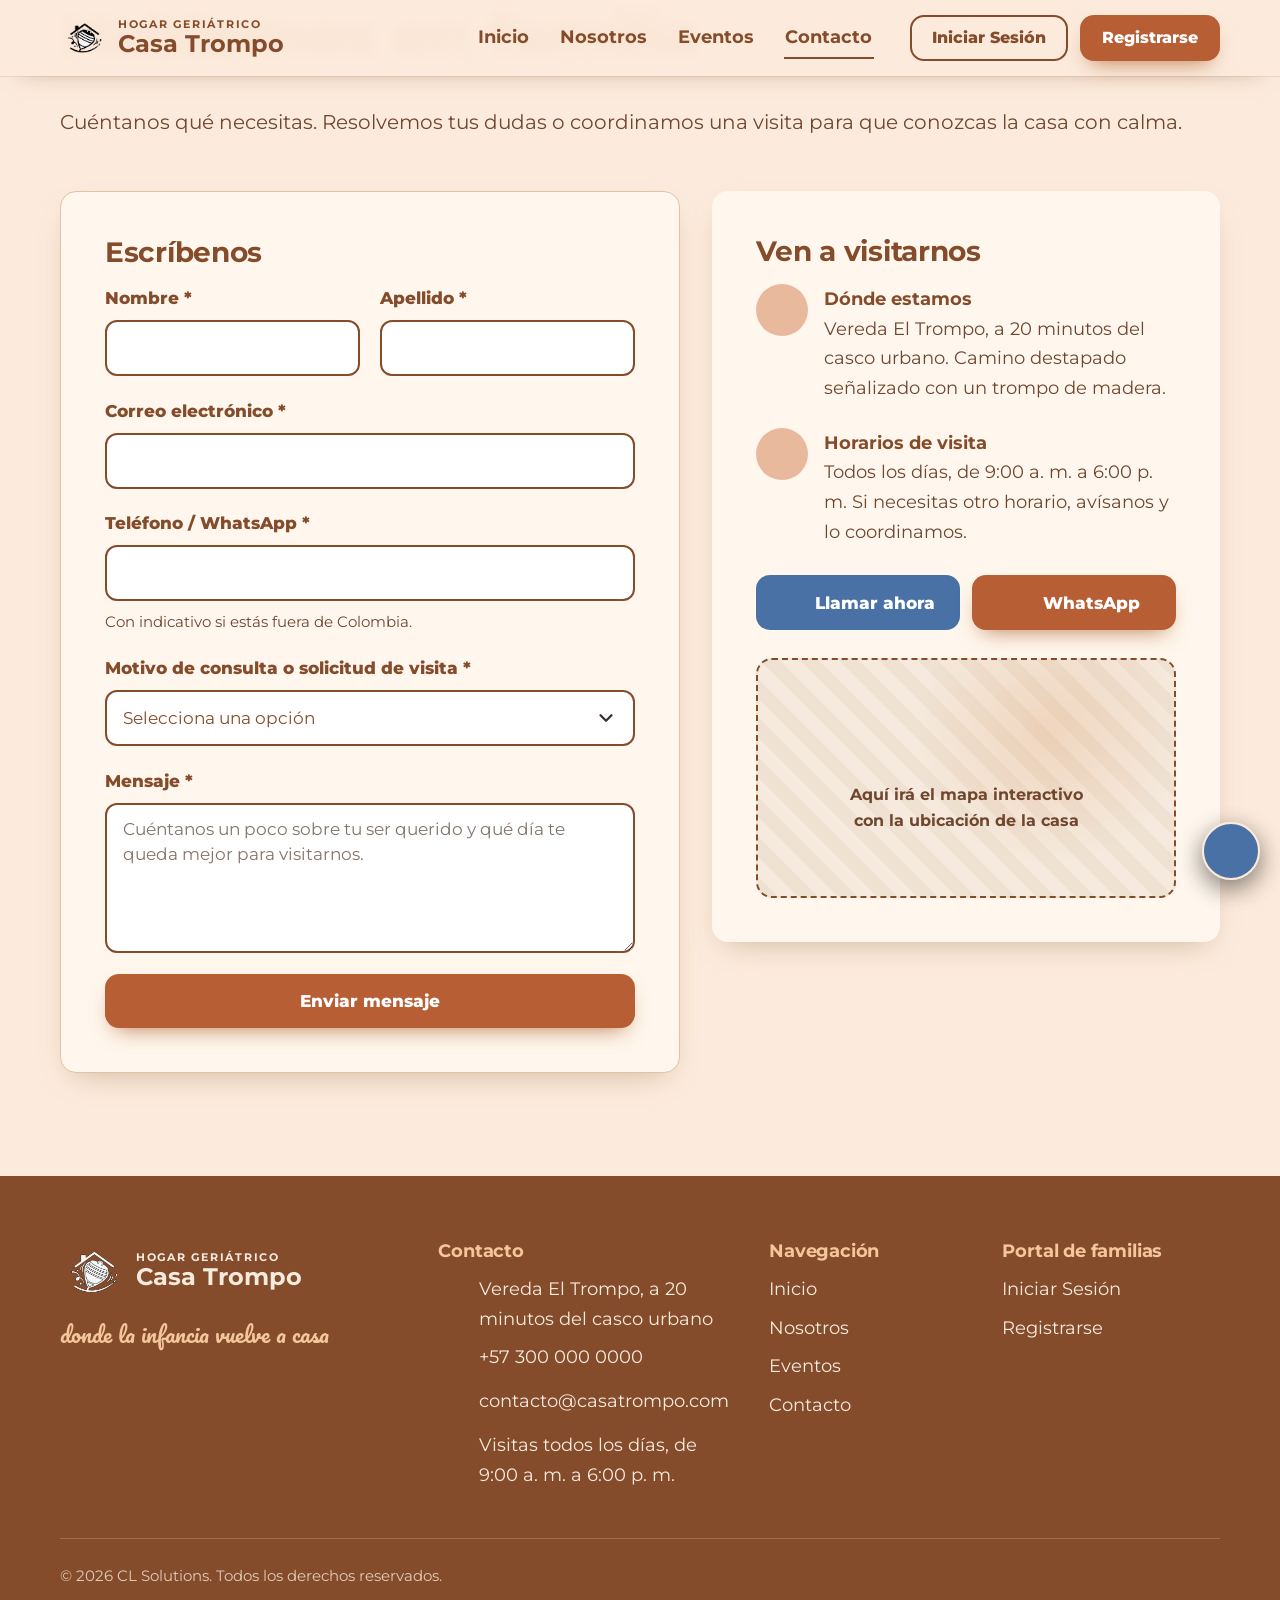
<file: frontend/contacto.html>
<!doctype html>
<html lang="es">
  <head>
    <!-- Metadatos de idioma, vista móvil, identidad visual y hojas de estilo. -->
    <meta charset="utf-8" />
    <meta name="viewport" content="width=device-width, initial-scale=1" />
    <title>Contacto · Casa Trompo</title>
    <meta
      name="description"
      content="Escríbenos o agenda una visita a Casa Trompo. Resolvemos tus dudas y coordinamos un recorrido por la casa."
    />
    <meta name="theme-color" content="#FCEBDC" />
    <link rel="icon" type="image/png" href="img/Logo_Blanco_NOBG.png" />
    <link rel="icon" type="image/svg+xml" href="img/favicon.svg" />
    <link rel="preconnect" href="https://fonts.googleapis.com" />
    <link rel="preconnect" href="https://fonts.gstatic.com" crossorigin />
    <link
      href="https://fonts.googleapis.com/css2?family=Montserrat:ital,wght@0,100..900;1,100..900&family=Pacifico&display=swap"
      rel="stylesheet"
    />
    <link
      rel="stylesheet"
      href="https://cdn-uicons.flaticon.com/uicons-bold-rounded/css/uicons-bold-rounded.css"
    />
    <link
      rel="stylesheet"
      href="https://cdn-uicons.flaticon.com/uicons-regular-rounded/css/uicons-regular-rounded.css"
    />
    <link
      rel="stylesheet"
      href="https://cdn-uicons.flaticon.com/uicons-brands/css/uicons-brands.css"
    />
    <link rel="stylesheet" href="css/General_Styles.css" />
    <link rel="stylesheet" href="css/contacto.css" />
    <link rel="stylesheet" href="css/responsive.css" />
  </head>
  <body>
    <!-- Enlace de acceso rápido para saltar al contenido de contacto. -->
    <a class="skip-link" href="#contenido">Saltar al contenido</a>

    <!-- Cabecera global con enlaces a las páginas y al portal familiar. -->
    <header class="site-header">
      <div class="container site-header__inner">
        <a
          class="brand"
          href="index.html"
          aria-label="Casa Trompo, ir al inicio"
        >
          <span class="logo-mark" aria-hidden="true"></span>
          <span class="brand__text">
            <span class="brand__kicker">Hogar geriátrico</span>
            <span class="brand__name">Casa Trompo</span>
          </span>
        </a>

        <button
          class="nav-toggle"
          type="button"
          aria-expanded="false"
          aria-controls="menu"
          aria-label="Abrir menú"
        >
          <span class="nav-toggle__bars" aria-hidden="true"></span>
        </button>

        <div class="site-nav" id="menu">
          <nav aria-label="Principal">
            <ul class="site-nav__links">
              <li><a href="index.html">Inicio</a></li>
              <li><a href="nosotros.html">Nosotros</a></li>
              <li><a href="eventos.html">Eventos</a></li>
              <li><a href="contacto.html" aria-current="page">Contacto</a></li>
            </ul>
          </nav>
          <div class="site-nav__actions">
            <a class="btn btn--outline btn--small" href="login.html"
              >Iniciar Sesión</a
            >
            <a class="btn btn--primary btn--small" href="registro.html"
              >Registrarse</a
            >
          </div>
        </div>
      </div>
    </header>

    <!-- Contenido principal con presentación de contacto, formulario y datos de visita. -->
    <main id="contenido">
      <!-- Introducción breve que explica cómo solicitar información o coordinar una visita. -->
      <section
        class="page-hero page-hero--center"
        aria-labelledby="contacto-titulo"
      >
        <div class="container">
          <h1 id="contacto-titulo">Hablemos en familia</h1>
          <p class="lead">
            Cuéntanos qué necesitas. Resolvemos tus dudas o coordinamos una
            visita para que conozcas la casa con calma.
          </p>
        </div>
      </section>

      <!-- Formulario de consulta junto a la información práctica para llegar y comunicarse. -->
      <section class="section contact-form-section">
        <div class="container contact-grid">
          <!-- Columna izquierda: formulario -->
          <div class="form-card">
            <h2>Escríbenos</h2>

            <form
              data-demo-form
              data-success="Gracias por escribirnos. Te responderemos lo antes posible."
            >
              <!-- Para conectarlo a tu servidor: agrega method="post" y action="tu-ruta" (PHP o Express) -->
              <div class="form-row">
                <div class="field">
                  <label for="nombre"
                    >Nombre
                    <span class="req" aria-hidden="true">*</span></label
                  >
                  <input
                    class="input"
                    id="nombre"
                    name="nombre"
                    type="text"
                    autocomplete="given-name"
                    required
                  />
                </div>

                <div class="field">
                  <label for="apellido"
                    >Apellido
                    <span class="req" aria-hidden="true">*</span></label
                  >
                  <input
                    class="input"
                    id="apellido"
                    name="apellido"
                    type="text"
                    autocomplete="family-name"
                    required
                  />
                </div>
              </div>

              <div class="field">
                <label for="correo"
                  >Correo electrónico
                  <span class="req" aria-hidden="true">*</span></label
                >
                <input
                  class="input"
                  id="correo"
                  name="correo"
                  type="email"
                  autocomplete="email"
                  required
                />
              </div>

              <div class="field">
                <label for="telefono"
                  >Teléfono / WhatsApp
                  <span class="req" aria-hidden="true">*</span></label
                >
                <input
                  class="input"
                  id="telefono"
                  name="telefono"
                  type="tel"
                  autocomplete="tel"
                  inputmode="tel"
                  required
                  aria-describedby="telefono-ayuda"
                />
                <span class="hint" id="telefono-ayuda"
                  >Con indicativo si estás fuera de Colombia.</span
                >
              </div>

              <div class="field">
                <label for="motivo"
                  >Motivo de consulta o solicitud de visita
                  <span class="req" aria-hidden="true">*</span></label
                >
                <select class="select" id="motivo" name="motivo" required>
                  <option value="" disabled selected>
                    Selecciona una opción
                  </option>
                  <option value="visita">Quiero agendar una visita</option>
                  <option value="informacion">
                    Información sobre el hogar y sus servicios
                  </option>
                  <option value="costos">Costos y disponibilidad</option>
                  <option value="otro">Otro motivo</option>
                </select>
              </div>

              <div class="field">
                <label for="mensaje"
                  >Mensaje <span class="req" aria-hidden="true">*</span></label
                >
                <textarea
                  class="textarea"
                  id="mensaje"
                  name="mensaje"
                  required
                  placeholder="Cuéntanos un poco sobre tu ser querido y qué día te queda mejor para visitarnos."
                ></textarea>
              </div>

              <button class="btn btn--primary btn--block" type="submit">
                Enviar mensaje
              </button>
              <p class="form-status" role="status" tabindex="-1" hidden></p>
            </form>
          </div>

          <!-- ===== Columna derecha: datos y mapa ===== -->
          <aside class="info-card" aria-labelledby="visita-titulo">
            <h2 id="visita-titulo">Ven a visitarnos</h2>

            <!-- Datos de ejemplo: reemplaza por los reales -->
            <ul class="contact-list">
              <li>
                <span class="icon-badge">
                  <i class="fi fi-rr-map-marker icon" aria-hidden="true"></i>
                </span>
                <div>
                  <strong>Dónde estamos</strong>
                  <p>
                    Vereda El Trompo, a 20 minutos del casco urbano. Camino
                    destapado señalizado con un trompo de madera.
                  </p>
                </div>
              </li>
              <li>
                <span class="icon-badge icon-badge--sage">
                  <i class="fi fi-rr-clock icon" aria-hidden="true"></i>
                </span>
                <div>
                  <strong>Horarios de visita</strong>
                  <p>
                    Todos los días, de 9:00 a. m. a 6:00 p. m. Si necesitas otro
                    horario, avísanos y lo coordinamos.
                  </p>
                </div>
              </li>
            </ul>

            <div class="contact-actions">
              <a class="btn btn--sage" href="tel:+573000000000">
                <i class="fi fi-br-phone icon" aria-hidden="true"></i>
                Llamar ahora
              </a>
              <a
                class="btn btn--primary"
                href="https://wa.me/573000000000"
                target="_blank"
                rel="noopener"
              >
                <i class="fi fi-rr-comment-alt icon" aria-hidden="true"></i>
                WhatsApp
              </a>
            </div>

            <!-- Mapa: reemplaza este bloque por un <iframe> de Google Maps u OpenStreetMap con la ubicación real:
               <iframe src="URL_DEL_MAPA" title="Mapa de ubicación de Casa Trompo" loading="lazy"></iframe> -->
            <div
              class="map-box"
              role="img"
              aria-label="Espacio reservado para el mapa interactivo"
            >
              <div>
                <i class="fi fi-br-map-marker icon" aria-hidden="true"></i>
                <p>Aquí irá el mapa interactivo con la ubicación de la casa</p>
              </div>
            </div>
          </aside>
        </div>
      </section>
    </main>

    <!-- Pie global con información de contacto, navegación secundaria y derechos. -->
    <footer class="site-footer">
      <div class="container footer-grid">
        <div class="footer-brand">
          <a
            class="brand"
            href="index.html"
            aria-label="Casa Trompo, ir al inicio"
          >
            <span class="logo-mark" aria-hidden="true"></span>
            <span class="brand__text">
              <span class="brand__kicker">Hogar geriátrico</span>
              <span class="brand__name">Casa Trompo</span>
            </span>
          </a>
          <p class="script">donde la infancia vuelve a casa</p>
          <div class="footer-social" aria-label="Redes sociales">
            <a href="https://www.facebook.com/share/1K6i5qnbYf/" target="_blank" rel="noopener noreferrer" aria-label="Facebook">
              <i class="fi fi-brands-facebook" aria-hidden="true"></i>
            </a>
            <a href="https://www.instagram.com/hgcasatrompo/" target="_blank" rel="noopener noreferrer" aria-label="Instagram">
              <i class="fi fi-brands-instagram" aria-hidden="true"></i>
            </a>
            <a href="https://www.youtube.com/channel/UCef9Dt6jhXNS-B6FLd3jZgA" target="_blank" rel="noopener noreferrer" aria-label="YouTube">
              <i class="fi fi-brands-youtube" aria-hidden="true"></i>
            </a>
          </div>
        </div>

        <div>
          <h3>Contacto</h3>
          <ul class="footer-list">
            <li>
              <i class="fi fi-rr-map-marker icon" aria-hidden="true"></i>
              <span>Vereda El Trompo, a 20 minutos del casco urbano</span>
            </li>
            <li>
              <i class="fi fi-rr-phone icon" aria-hidden="true"></i>
              <a href="tel:+573000000000">+57 300 000 0000</a>
            </li>
            <li>
              <i class="fi fi-rr-envelope icon" aria-hidden="true"></i>
              <a href="mailto:contacto@casatrompo.com"
                >contacto@casatrompo.com</a
              >
            </li>
            <li>
              <i class="fi fi-rr-clock icon" aria-hidden="true"></i>
              <span>Visitas todos los días, de 9:00 a. m. a 6:00 p. m.</span>
            </li>
          </ul>
        </div>

        <nav aria-label="Navegación del pie de página">
          <h3>Navegación</h3>
          <ul class="footer-list">
            <li><a href="index.html">Inicio</a></li>
            <li><a href="nosotros.html">Nosotros</a></li>
            <li><a href="eventos.html">Eventos</a></li>
            <li><a href="contacto.html">Contacto</a></li>
          </ul>
        </nav>

        <nav aria-label="Portal de familias">
          <h3>Portal de familias</h3>
          <ul class="footer-list">
            <li><a href="login.html">Iniciar Sesión</a></li>
            <li><a href="registro.html">Registrarse</a></li>
          </ul>
        </nav>
      </div>
      <div class="container footer-bottom">
        <p>
          © <span data-year>2026</span> CL Solutions. Todos los derechos
          reservados.
        </p>
      </div>
    </footer>

    <!-- Comportamientos compartidos: accesibilidad, preselección y validación del formulario. -->
    <script src="js/main.js"></script>
    <!-- Contenedor accesible para notificaciones de envío (WCAG AAA) -->
  <div id="contactFeedback" class="mt-3" role="status" aria-live="polite"></div>

  <!-- Comportamientos compartidos: accesibilidad y navegación -->
  <script src="js/main.js"></script>
  <!-- Lógica dedicada del formulario de contacto -->
  <script type="module" src="js/contacto.js"></script>
</body>
</html>
</file>
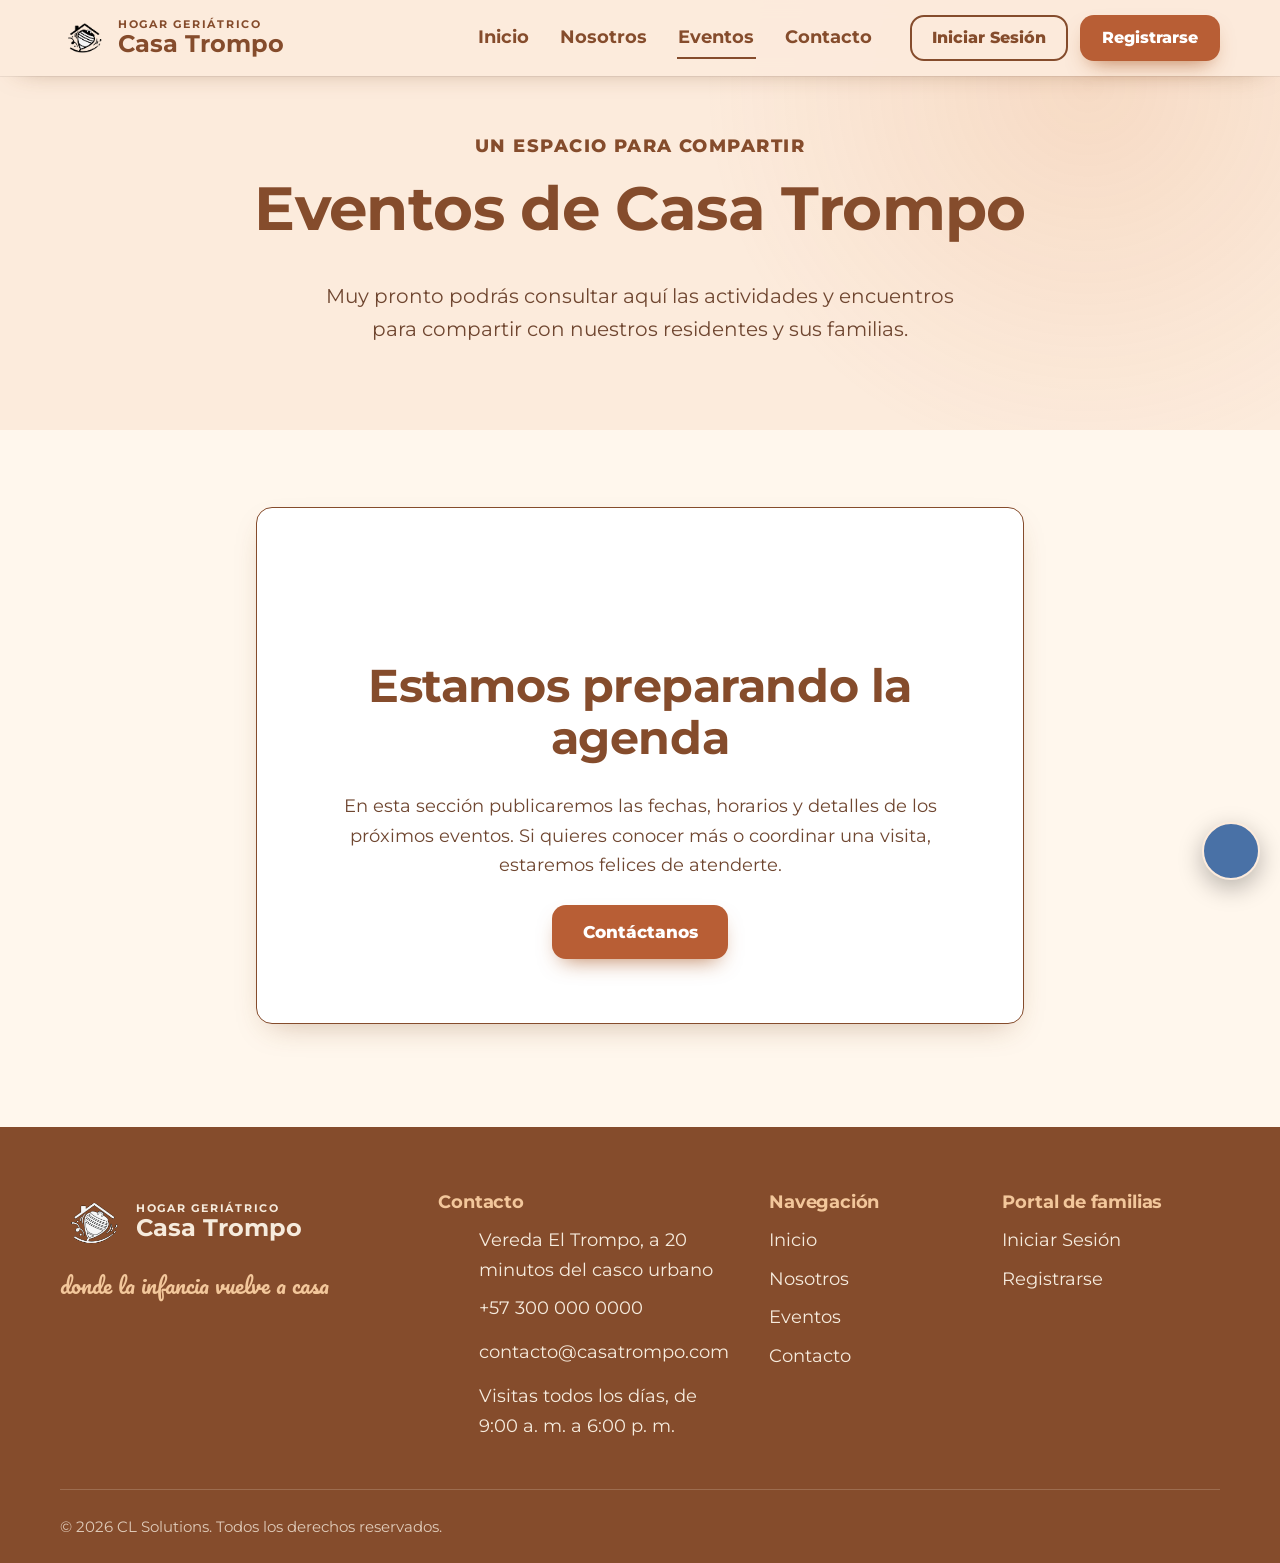
<file: frontend/eventos.html>
<!doctype html>
<html lang="es">
  <head>
    <meta charset="utf-8" />
    <meta name="viewport" content="width=device-width, initial-scale=1" />
    <title>Eventos · Casa Trompo</title>
    <meta
      name="description"
      content="Consulta las actividades y encuentros de Casa Trompo."
    />
    <meta name="theme-color" content="#FCEBDC" />
    <link rel="icon" type="image/png" href="img/Logo_Blanco_NOBG.png" />
    <link rel="preconnect" href="https://fonts.googleapis.com" />
    <link rel="preconnect" href="https://fonts.gstatic.com" crossorigin />
    <link
      href="https://fonts.googleapis.com/css2?family=Montserrat:ital,wght@0,100..900;1,100..900&family=Pacifico&display=swap"
      rel="stylesheet"
    />
    <link
      rel="stylesheet"
      href="https://cdn-uicons.flaticon.com/uicons-bold-rounded/css/uicons-bold-rounded.css"
    />
    <link
      rel="stylesheet"
      href="https://cdn-uicons.flaticon.com/uicons-regular-rounded/css/uicons-regular-rounded.css"
    />
    <link
      rel="stylesheet"
      href="https://cdn-uicons.flaticon.com/uicons-brands/css/uicons-brands.css"
    />
    <link rel="stylesheet" href="css/General_Styles.css" />
    <link rel="stylesheet" href="css/eventos.css" />
    <link rel="stylesheet" href="css/responsive.css" />
  </head>
  <body>
    <a class="skip-link" href="#contenido">Saltar al contenido</a>

    <header class="site-header">
      <div class="container site-header__inner">
        <a
          class="brand"
          href="index.html"
          aria-label="Casa Trompo, ir al inicio"
        >
          <span class="logo-mark" aria-hidden="true"></span>
          <span class="brand__text">
            <span class="brand__kicker">Hogar geriátrico</span>
            <span class="brand__name">Casa Trompo</span>
          </span>
        </a>

        <button
          class="nav-toggle"
          type="button"
          aria-expanded="false"
          aria-controls="menu"
          aria-label="Abrir menú"
        >
          <span class="nav-toggle__bars" aria-hidden="true"></span>
        </button>

        <div class="site-nav" id="menu">
          <nav aria-label="Principal">
            <ul class="site-nav__links">
              <li><a href="index.html">Inicio</a></li>
              <li><a href="nosotros.html">Nosotros</a></li>
              <li><a href="eventos.html" aria-current="page">Eventos</a></li>
              <li><a href="contacto.html">Contacto</a></li>
            </ul>
          </nav>
          <div class="site-nav__actions">
            <a class="btn btn--outline btn--small" href="login.html"
              >Iniciar Sesión</a
            >
            <a class="btn btn--primary btn--small" href="registro.html"
              >Registrarse</a
            >
          </div>
        </div>
      </div>
    </header>

    <main id="contenido">
      <section class="events-hero" aria-labelledby="eventos-titulo">
        <div class="container">
          <p class="events-hero__eyebrow">Un espacio para compartir</p>
          <h1 id="eventos-titulo">Eventos de Casa Trompo</h1>
          <p class="lead">
            Muy pronto podrás consultar aquí las actividades y encuentros para
            compartir con nuestros residentes y sus familias.
          </p>
        </div>
      </section>

      <section
        class="section section--sand events-agenda"
        aria-labelledby="agenda-titulo"
      >
        <div class="container">
          <div class="events-empty">
            <i
              class="fi fi-rr-calendar events-empty__calendar"
              aria-hidden="true"
            ></i>
            <h2 id="agenda-titulo">Estamos preparando la agenda</h2>
            <p>
              En esta sección publicaremos las fechas, horarios y detalles de
              los próximos eventos. Si quieres conocer más o coordinar una
              visita, estaremos felices de atenderte.
            </p>
            <a class="btn btn--primary" href="contacto.html"
              >Contáctanos</a
            >
          </div>
        </div>
      </section>
    </main>

    <footer class="site-footer">
      <div class="container footer-grid">
        <div class="footer-brand">
          <a
            class="brand"
            href="index.html"
            aria-label="Casa Trompo, ir al inicio"
          >
            <span class="logo-mark" aria-hidden="true"></span>
            <span class="brand__text">
              <span class="brand__kicker">Hogar geriátrico</span>
              <span class="brand__name">Casa Trompo</span>
            </span>
          </a>
          <p class="script">donde la infancia vuelve a casa</p>
          <div class="footer-social" aria-label="Redes sociales">
            <a
              href="https://www.facebook.com/share/1K6i5qnbYf/"
              target="_blank"
              rel="noopener noreferrer"
              aria-label="Facebook"
            >
              <i class="fi fi-brands-facebook" aria-hidden="true"></i>
            </a>
            <a
              href="https://www.instagram.com/hgcasatrompo/"
              target="_blank"
              rel="noopener noreferrer"
              aria-label="Instagram"
            >
              <i class="fi fi-brands-instagram" aria-hidden="true"></i>
            </a>
            <a
              href="https://www.youtube.com/channel/UCef9Dt6jhXNS-B6FLd3jZgA"
              target="_blank"
              rel="noopener noreferrer"
              aria-label="YouTube"
            >
              <i class="fi fi-brands-youtube" aria-hidden="true"></i>
            </a>
          </div>
        </div>

        <div>
          <h3>Contacto</h3>
          <ul class="footer-list">
            <li>
              <i class="fi fi-rr-map-marker icon" aria-hidden="true"></i>
              <span>Vereda El Trompo, a 20 minutos del casco urbano</span>
            </li>
            <li>
              <i class="fi fi-rr-phone icon" aria-hidden="true"></i>
              <a href="tel:+573000000000">+57 300 000 0000</a>
            </li>
            <li>
              <i class="fi fi-rr-envelope icon" aria-hidden="true"></i>
              <a href="mailto:contacto@casatrompo.com"
                >contacto@casatrompo.com</a
              >
            </li>
            <li>
              <i class="fi fi-rr-clock icon" aria-hidden="true"></i>
              <span>Visitas todos los días, de 9:00 a. m. a 6:00 p. m.</span>
            </li>
          </ul>
        </div>

        <nav aria-label="Navegación del pie de página">
          <h3>Navegación</h3>
          <ul class="footer-list">
            <li><a href="index.html">Inicio</a></li>
            <li><a href="nosotros.html">Nosotros</a></li>
            <li><a href="eventos.html" aria-current="page">Eventos</a></li>
            <li><a href="contacto.html">Contacto</a></li>
          </ul>
        </nav>

        <nav aria-label="Portal de familias">
          <h3>Portal de familias</h3>
          <ul class="footer-list">
            <li><a href="login.html">Iniciar Sesión</a></li>
            <li><a href="registro.html">Registrarse</a></li>
          </ul>
        </nav>
      </div>
      <div class="container footer-bottom">
        <p>
          © <span data-year>2026</span> CL Solutions. Todos los derechos
          reservados.
        </p>
      </div>
    </footer>

    <script src="js/main.js"></script>
  </body>
</html>
</file>
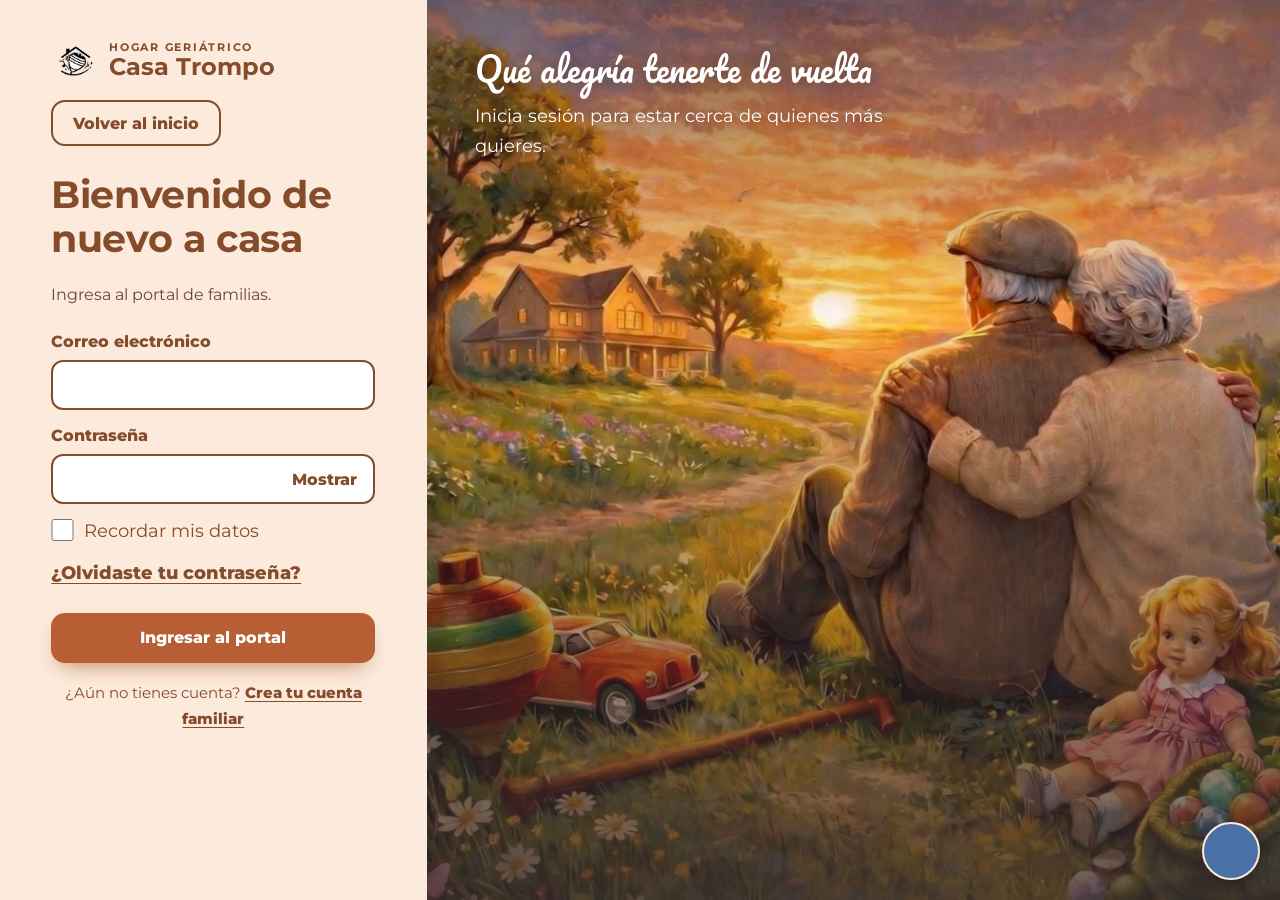
<file: frontend/login.html>
<!doctype html>
<html lang="es">
  <head>
    <!-- Metadatos de idioma, vista móvil, identidad visual y hojas de estilo. -->
    <meta charset="utf-8" />
    <meta name="viewport" content="width=device-width, initial-scale=1" />
    <title>Iniciar sesión · Casa Trompo</title>
    <meta
      name="description"
      content="Ingresa al portal de familias de Casa Trompo."
    />
    <meta name="theme-color" content="#FCEBDC" />
    <link rel="icon" type="image/png" href="img/Logo_Blanco_NOBG.png" />
    <link rel="icon" type="image/svg+xml" href="img/favicon.svg" />
    <link rel="preconnect" href="https://fonts.googleapis.com" />
    <link rel="preconnect" href="https://fonts.gstatic.com" crossorigin />
    <link
      href="https://fonts.googleapis.com/css2?family=Montserrat:ital,wght@0,100..900;1,100..900&family=Pacifico&display=swap"
      rel="stylesheet"
    />
    <link
      rel="stylesheet"
      href="https://cdn-uicons.flaticon.com/uicons-bold-rounded/css/uicons-bold-rounded.css"
    />
    <link
      rel="stylesheet"
      href="https://cdn-uicons.flaticon.com/uicons-regular-rounded/css/uicons-regular-rounded.css"
    />
    <link rel="stylesheet" href="css/General_Styles.css" />
    <link rel="stylesheet" href="css/registro.css" />
    <link rel="stylesheet" href="css/login.css?v=7" />
    <link rel="stylesheet" href="css/responsive.css" />
  </head>
  <body>
    <!-- Enlace de acceso rápido para saltar directamente al inicio de sesión. -->
    <a class="skip-link" href="#contenido">Saltar al formulario</a>

    <!-- Diseño de acceso dividido: formulario a la izquierda e imagen a la derecha. -->
    <div class="auth-split">
      <main class="auth-form-wrap login-form-wrap" id="contenido">
        <div class="login-brand">
          <a
            class="brand"
            href="index.html"
            aria-label="Casa Trompo, volver al inicio"
          >
            <span class="logo-mark" aria-hidden="true"></span>
            <span class="brand__text">
              <span class="brand__kicker">Hogar geriátrico</span>
              <span class="brand__name">Casa Trompo</span>
            </span>
          </a>
          <a class="btn btn--outline btn--small" href="index.html"
            >Volver al inicio</a
          >
        </div>

        <div class="auth-form">
          <h1>Bienvenido de nuevo a casa</h1>
          <p class="lead">Ingresa al portal de familias.</p>

          <!-- El formulario es demostrativo y conserva los valores para facilitar pruebas. -->
          <form
            data-demo-form
            data-keep-values
            data-success="Ingreso de demostración: aquí se conectará el portal con el servidor."
          >
            <!-- Para conectarlo a tu servidor: agrega method="post" y action="tu-ruta" (PHP o Express) -->
            <div class="field">
              <label for="email">Correo electrónico</label>
              <input
                class="input"
                id="email"
                name="email"
                type="email"
                autocomplete="username"
                required
              />
            </div>

            <div class="field">
              <label for="clave">Contraseña</label>
              <div class="password">
                <input
                  class="input"
                  id="clave"
                  name="clave"
                  type="password"
                  autocomplete="current-password"
                  required
                />
                <button
                  class="password__toggle"
                  type="button"
                  data-toggle-password="clave"
                  aria-pressed="false"
                  aria-label="Mostrar contraseña"
                >
                  Mostrar
                </button>
              </div>
            </div>

            <div class="login-meta">
              <div class="check">
                <input type="checkbox" id="remember" name="remember" />
                <label for="remember">Recordar mis datos</label>
              </div>
              <a href="#">¿Olvidaste tu contraseña?</a>
            </div>

            <button class="btn btn--primary btn--block" type="submit">
              Ingresar al portal
            </button>
            <p class="form-status" role="status" tabindex="-1" hidden></p>
          </form>

          <p class="auth-alt">
            ¿Aún no tienes cuenta?
            <a href="registro.html">Crea tu cuenta familiar</a>
          </p>
        </div>
      </main>

      <aside class="auth-visual">
        <img
          src="img/hero-escena.jpg"
          width="1044"
          height="980"
          alt="Una pareja de abuelos abrazados mirando el atardecer en el campo, con un trompo, un carrito y una muñeca a su lado"
        />
        <div class="auth-visual__text">
          <p class="script">Qué alegría tenerte de vuelta</p>
          <p>Inicia sesión para estar cerca de quienes más quieres.</p>
        </div>
      </aside>
    </div>

    <!-- Comportamientos compartidos: accesibilidad, recordar correo y validación. -->
    <script src="js/main.js"></script>
  </body>
</html>
</file>
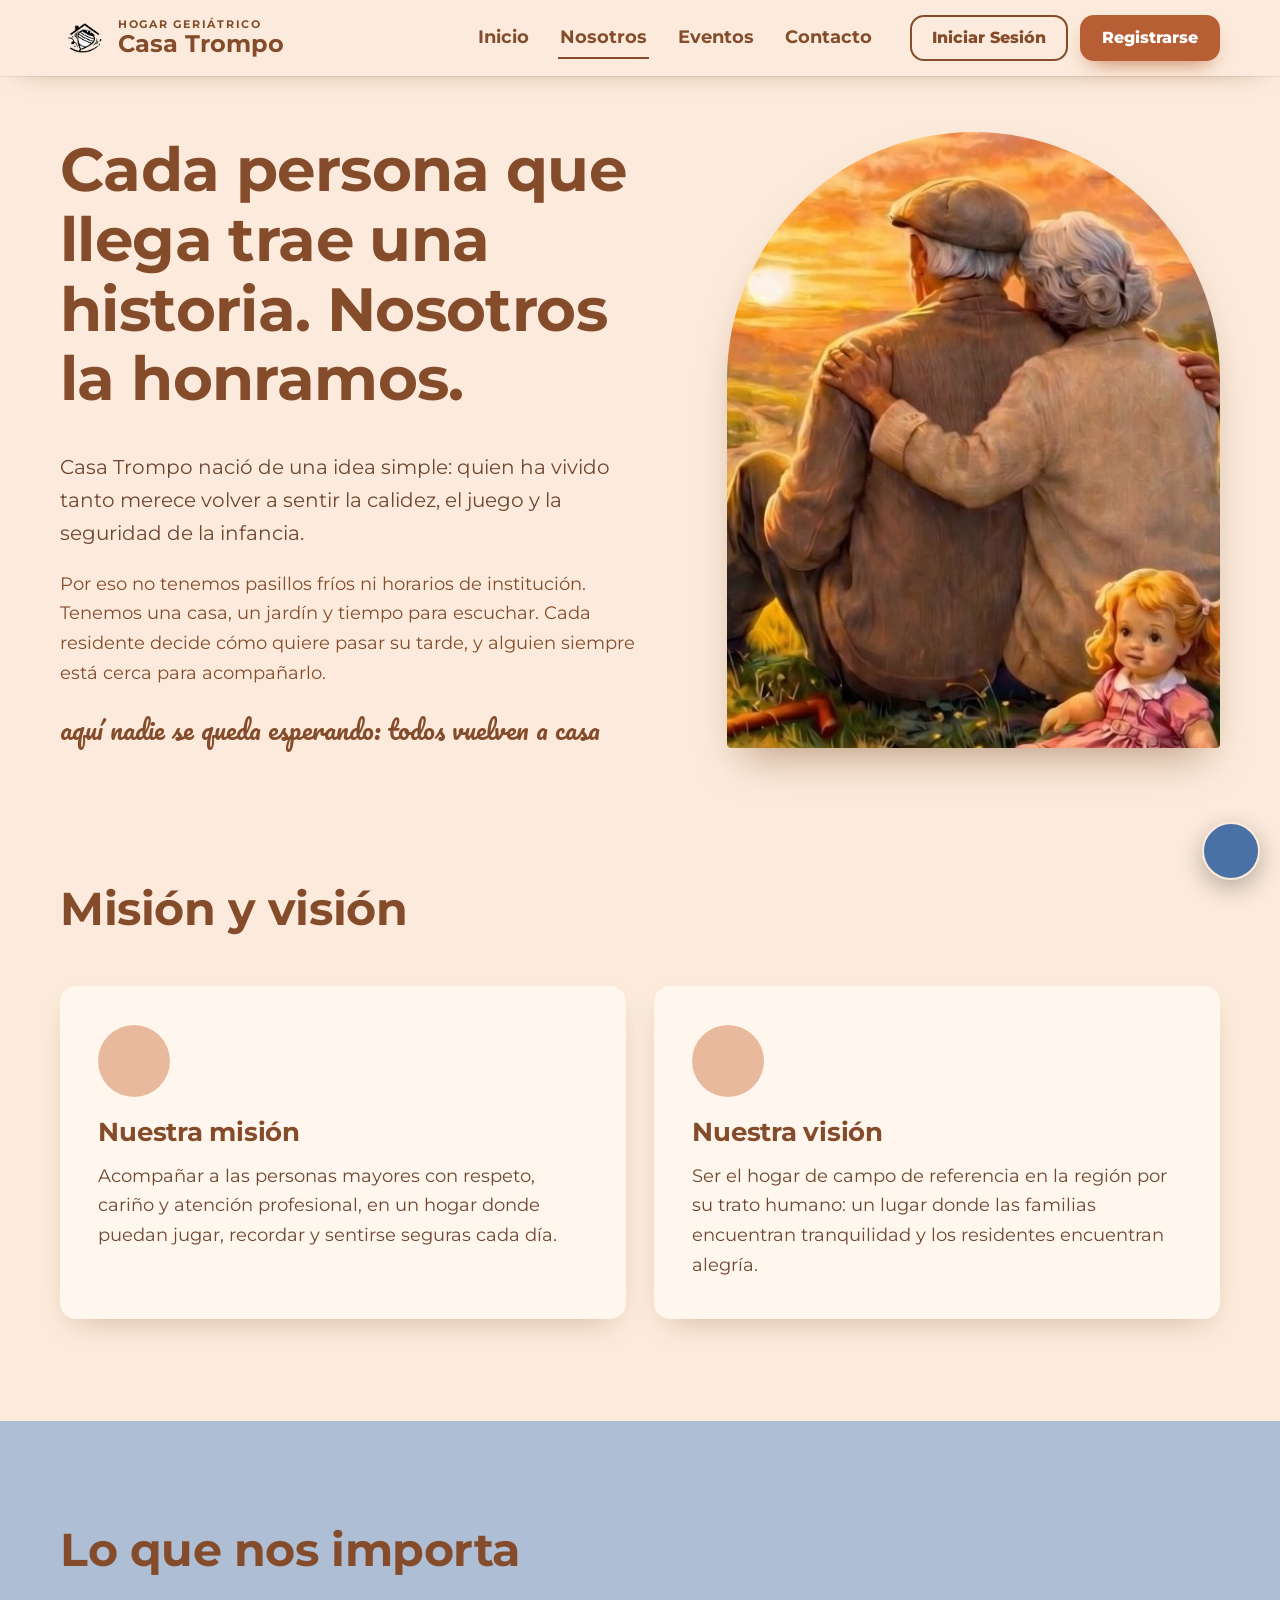
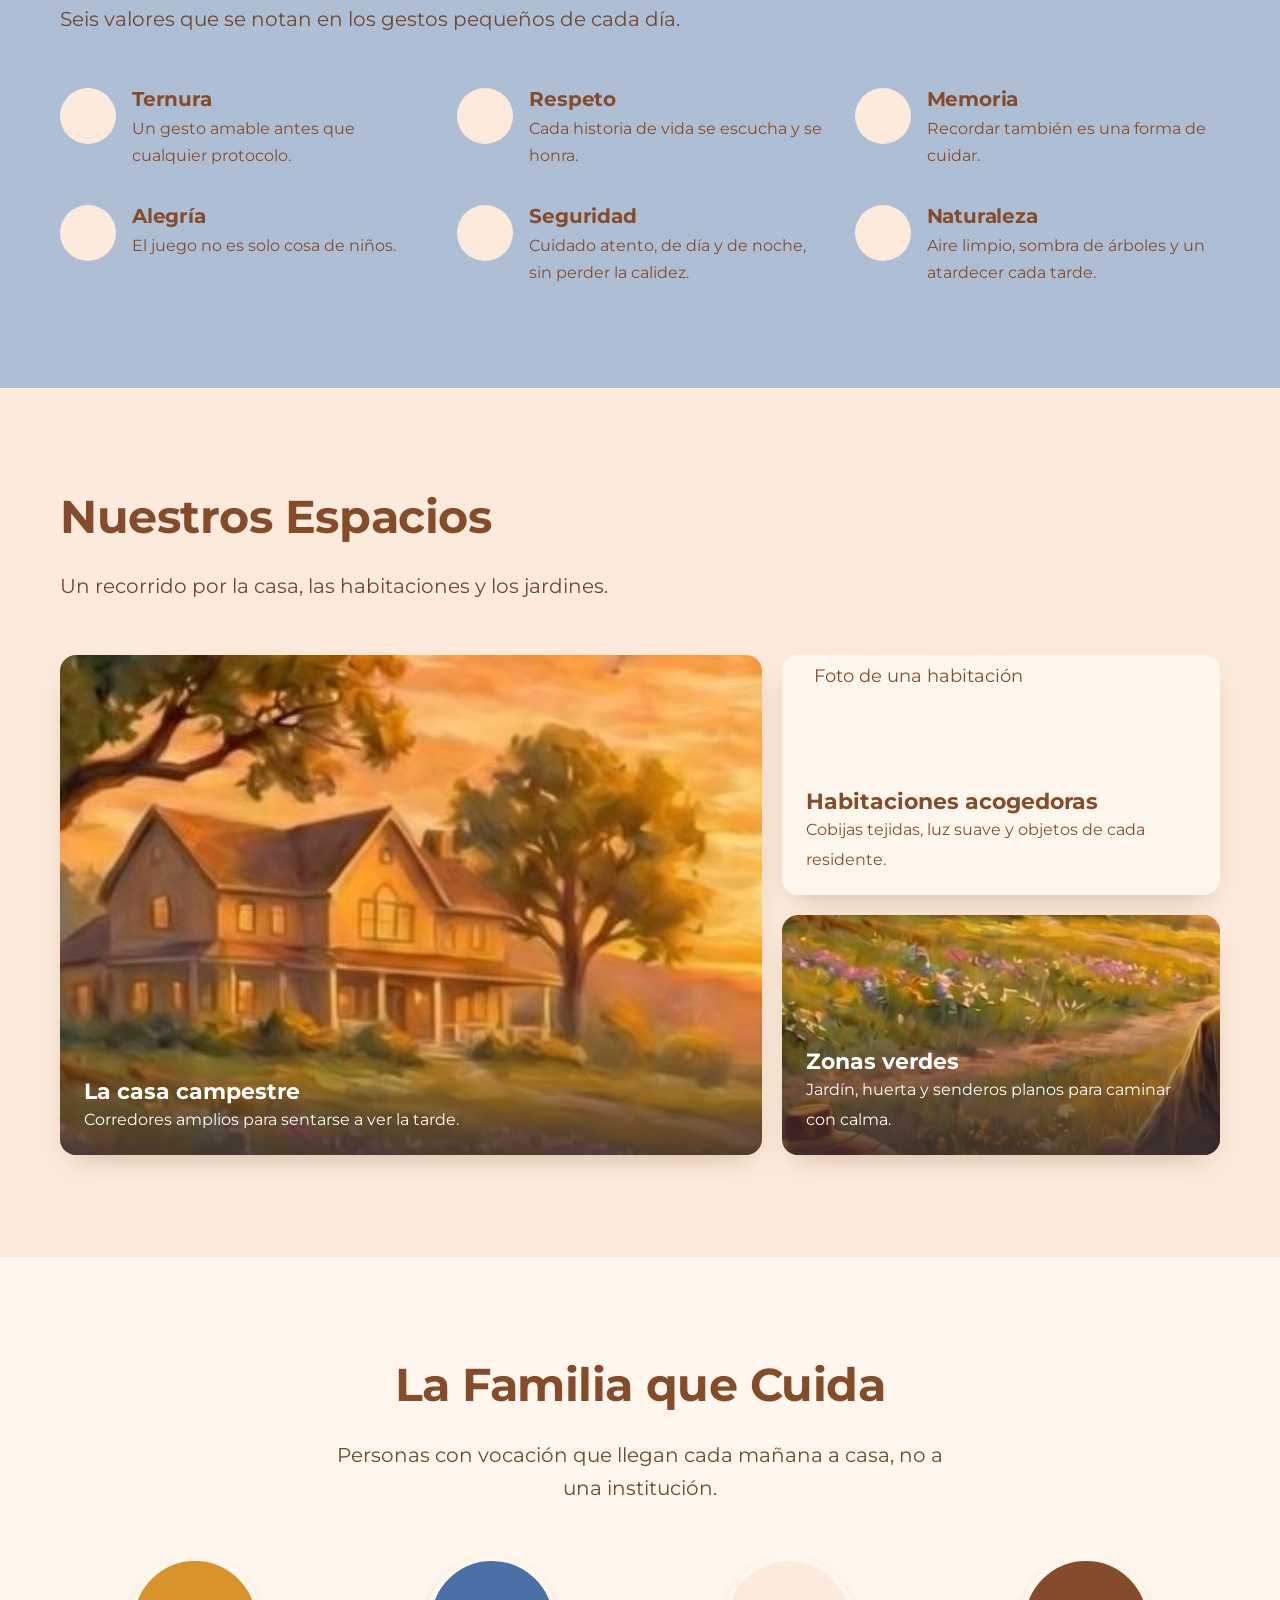
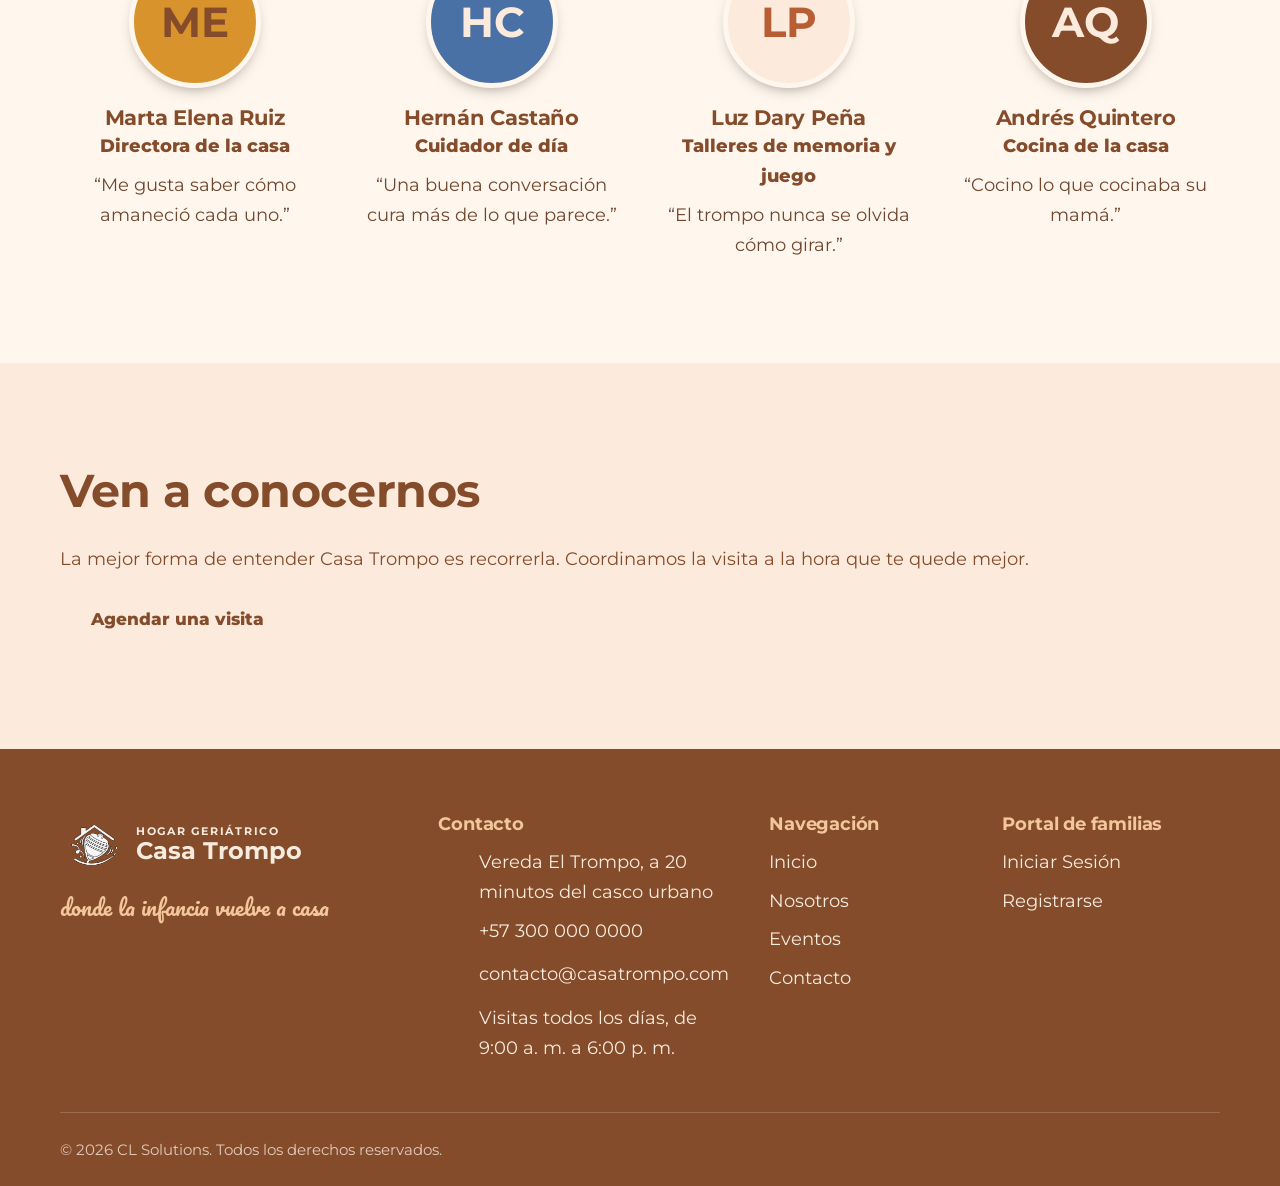
<file: frontend/nosotros.html>
<!doctype html>
<html lang="es">
  <head>
    <!-- Metadatos de idioma, vista móvil, identidad visual y hojas de estilo. -->
    <meta charset="utf-8" />
    <meta name="viewport" content="width=device-width, initial-scale=1" />
    <title>Nosotros · Casa Trompo</title>
    <meta
      name="description"
      content="Conoce la filosofía, la misión, los espacios y el equipo humano de Casa Trompo, un hogar geriátrico de campo."
    />
    <meta name="theme-color" content="#FCEBDC" />
    <link rel="icon" type="image/png" href="img/Logo_Blanco_NOBG.png" />
    <link rel="icon" type="image/svg+xml" href="img/favicon.svg" />
    <link rel="preconnect" href="https://fonts.googleapis.com" />
    <link rel="preconnect" href="https://fonts.gstatic.com" crossorigin />
    <link
      href="https://fonts.googleapis.com/css2?family=Montserrat:ital,wght@0,100..900;1,100..900&family=Pacifico&display=swap"
      rel="stylesheet"
    />
    <link
      rel="stylesheet"
      href="https://cdn-uicons.flaticon.com/uicons-bold-rounded/css/uicons-bold-rounded.css"
    />
    <link
      rel="stylesheet"
      href="https://cdn-uicons.flaticon.com/uicons-regular-rounded/css/uicons-regular-rounded.css"
    />
    <link
      rel="stylesheet"
      href="https://cdn-uicons.flaticon.com/uicons-brands/css/uicons-brands.css"
    />
    <link rel="stylesheet" href="css/General_Styles.css" />
    <link rel="stylesheet" href="css/nosotros.css" />
    <link rel="stylesheet" href="css/responsive.css" />
  </head>
  <body>
    <!-- Enlace de acceso rápido para navegar directamente al contenido principal. -->
    <a class="skip-link" href="#contenido">Saltar al contenido</a>

    <!-- Cabecera global con enlaces a las páginas y al portal familiar. -->
    <header class="site-header">
      <div class="container site-header__inner">
        <a
          class="brand"
          href="index.html"
          aria-label="Casa Trompo, ir al inicio"
        >
          <span class="logo-mark" aria-hidden="true"></span>
          <span class="brand__text">
            <span class="brand__kicker">Hogar geriátrico</span>
            <span class="brand__name">Casa Trompo</span>
          </span>
        </a>

        <button
          class="nav-toggle"
          type="button"
          aria-expanded="false"
          aria-controls="menu"
          aria-label="Abrir menú"
        >
          <span class="nav-toggle__bars" aria-hidden="true"></span>
        </button>

        <div class="site-nav" id="menu">
          <nav aria-label="Principal">
            <ul class="site-nav__links">
              <li><a href="index.html">Inicio</a></li>
              <li><a href="nosotros.html" aria-current="page">Nosotros</a></li>
              <li><a href="eventos.html">Eventos</a></li>
              <li><a href="contacto.html">Contacto</a></li>
            </ul>
          </nav>
          <div class="site-nav__actions">
            <a class="btn btn--outline btn--small" href="login.html"
              >Iniciar Sesión</a
            >
            <a class="btn btn--primary btn--small" href="registro.html"
              >Registrarse</a
            >
          </div>
        </div>
      </div>
    </header>

    <!-- Contenido principal que presenta la filosofía, los espacios y el equipo del hogar. -->
    <main id="contenido">
      <!-- Presentación de la filosofía de cuidado y la historia que inspira a Casa Trompo. -->
      <section class="page-hero" aria-labelledby="filosofia-titulo">
        <div class="container about-intro">
          <div>
            <h1 id="filosofia-titulo">
              Cada persona que llega trae una historia. Nosotros la honramos.
            </h1>
            <p class="lead">
              Casa Trompo nació de una idea simple: quien ha vivido tanto merece
              volver a sentir la calidez, el juego y la seguridad de la
              infancia.
            </p>
            <p>
              Por eso no tenemos pasillos fríos ni horarios de institución.
              Tenemos una casa, un jardín y tiempo para escuchar. Cada residente
              decide cómo quiere pasar su tarde, y alguien siempre está cerca
              para acompañarlo.
            </p>
            <p class="script">
              aquí nadie se queda esperando: todos vuelven a casa
            </p>
          </div>

          <figure class="arch">
            <img
              src="img/pareja.jpg"
              width="664"
              height="630"
              alt="Una pareja de abuelos abrazados, de espaldas, mirando el atardecer en el campo, con una muñeca de vestido rosado a su lado"
            />
          </figure>
        </div>
      </section>

      <!-- Misión y visión que describen el propósito y la proyección del hogar. -->
      <section class="section" aria-labelledby="mision-titulo">
        <div class="container">
          <div class="section-head">
            <h2 id="mision-titulo">Misión y visión</h2>
          </div>

          <div class="mv-grid">
            <article class="mv-card">
              <div class="icon-badge">
                <i class="fi fi-br-house icon" aria-hidden="true"></i>
              </div>
              <h3>Nuestra misión</h3>
              <p>
                Acompañar a las personas mayores con respeto, cariño y atención
                profesional, en un hogar donde puedan jugar, recordar y sentirse
                seguras cada día.
              </p>
            </article>

            <article class="mv-card">
              <div class="icon-badge icon-badge--gold">
                <i class="fi fi-rr-sun icon" aria-hidden="true"></i>
              </div>
              <h3>Nuestra visión</h3>
              <p>
                Ser el hogar de campo de referencia en la región por su trato
                humano: un lugar donde las familias encuentran tranquilidad y
                los residentes encuentran alegría.
              </p>
            </article>
          </div>
        </div>
      </section>

      <!-- Valores cotidianos que orientan el trato y las actividades de cuidado. -->
      <section class="section values-band" aria-labelledby="valores-titulo">
        <div class="container">
          <div class="section-head">
            <h2 id="valores-titulo">Lo que nos importa</h2>
            <p class="lead">
              Seis valores que se notan en los gestos pequeños de cada día.
            </p>
          </div>

          <ul class="values">
            <li class="value">
              <span class="icon-badge">
                <i class="fi fi-rr-heart icon" aria-hidden="true"></i>
              </span>
              <div>
                <h3>Ternura</h3>
                <p>Un gesto amable antes que cualquier protocolo.</p>
              </div>
            </li>
            <li class="value">
              <span class="icon-badge">
                <i class="fi fi-rr-shield-check icon" aria-hidden="true"></i>
              </span>
              <div>
                <h3>Respeto</h3>
                <p>Cada historia de vida se escucha y se honra.</p>
              </div>
            </li>
            <li class="value">
              <span class="icon-badge">
                <i class="fi fi-br-time-past icon" aria-hidden="true"></i>
              </span>
              <div>
                <h3>Memoria</h3>
                <p>Recordar también es una forma de cuidar.</p>
              </div>
            </li>
            <li class="value">
              <span class="icon-badge">
                <i
                  class="fi fi-br-sparkles icon"
                  aria-hidden="true"
                ></i>
              </span>
              <div>
                <h3>Alegría</h3>
                <p>El juego no es solo cosa de niños.</p>
              </div>
            </li>
            <li class="value">
              <span class="icon-badge">
                <i class="fi fi-br-house icon" aria-hidden="true"></i>
              </span>
              <div>
                <h3>Seguridad</h3>
                <p>Cuidado atento, de día y de noche, sin perder la calidez.</p>
              </div>
            </li>
            <li class="value">
              <span class="icon-badge">
                <i class="fi fi-rr-leaf icon" aria-hidden="true"></i>
              </span>
              <div>
                <h3>Naturaleza</h3>
                <p>Aire limpio, sombra de árboles y un atardecer cada tarde.</p>
              </div>
            </li>
          </ul>
        </div>
      </section>

      <!-- Recorrido visual por los espacios de convivencia, descanso y naturaleza. -->
      <section class="section" aria-labelledby="espacios-titulo">
        <div class="container">
          <div class="section-head">
            <h2 id="espacios-titulo">Nuestros Espacios</h2>
            <p class="lead">
              Un recorrido por la casa, las habitaciones y los jardines.
            </p>
          </div>

          <!-- Las imágenes son recortes de la ilustración. Cámbialas por fotos reales del hogar. -->
          <div class="spaces">
            <figure class="space space--tall">
              <img
                src="img/casa.jpg"
                width="470"
                height="260"
                loading="lazy"
                class="space__image--house"
                alt="La casa campestre de madera con sus ventanas iluminadas, entre árboles y flores"
              />
              <figcaption>
                <strong>La casa campestre</strong
                ><span>Corredores amplios para sentarse a ver la tarde.</span>
              </figcaption>
            </figure>

            <figure class="space space--placeholder">
              <div
                class="photo-placeholder"
                role="img"
                aria-label="Espacio reservado para una foto de una habitación"
              >
                <i class="fi fi-br-bed icon" aria-hidden="true"></i>
                <span>Foto de una habitación</span>
              </div>
              <figcaption>
                <strong>Habitaciones acogedoras</strong
                ><span
                  >Cobijas tejidas, luz suave y objetos de cada residente.</span
                >
              </figcaption>
            </figure>

            <figure class="space">
              <img
                src="img/jardin.jpg"
                width="600"
                height="230"
                loading="lazy"
                alt="Un sendero de tierra que atraviesa un prado con flores silvestres"
              />
              <figcaption>
                <strong>Zonas verdes</strong
                ><span
                  >Jardín, huerta y senderos planos para caminar con
                  calma.</span
                >
              </figcaption>
            </figure>
          </div>
        </div>
      </section>

      <!-- Presentación de ejemplo del equipo y de sus funciones en la casa. -->
      <section class="section section--sand" aria-labelledby="equipo-titulo">
        <div class="container">
          <div class="section-head section-head--center">
            <h2 id="equipo-titulo">La Familia que Cuida</h2>
            <p class="lead">
              Personas con vocación que llegan cada mañana a casa, no a una
              institución.
            </p>
          </div>

          <!-- Nombres y frases de ejemplo. Sustituye los círculos con iniciales por <img> con la foto de cada persona. -->
          <div class="team-grid">
            <article class="member">
              <div class="avatar avatar--gold" aria-hidden="true">ME</div>
              <h3>Marta Elena Ruiz</h3>
              <p class="member__role">Directora de la casa</p>
              <p class="member__quote">
                “Me gusta saber cómo amaneció cada uno.”
              </p>
            </article>

            <article class="member">
              <div class="avatar avatar--blue" aria-hidden="true">HC</div>
              <h3>Hernán Castaño</h3>
              <p class="member__role">Cuidador de día</p>
              <p class="member__quote">
                “Una buena conversación cura más de lo que parece.”
              </p>
            </article>

            <article class="member">
              <div class="avatar avatar--cream" aria-hidden="true">LP</div>
              <h3>Luz Dary Peña</h3>
              <p class="member__role">Talleres de memoria y juego</p>
              <p class="member__quote">
                “El trompo nunca se olvida cómo girar.”
              </p>
            </article>

            <article class="member">
              <div class="avatar avatar--brown" aria-hidden="true">AQ</div>
              <h3>Andrés Quintero</h3>
              <p class="member__role">Cocina de la casa</p>
              <p class="member__quote">“Cocino lo que cocinaba su mamá.”</p>
            </article>
          </div>
        </div>
      </section>

      <!-- Invitación para conocer los espacios y coordinar una visita. -->
      <section class="section" aria-labelledby="invitacion-titulo">
        <div class="container">
          <div class="cta-band">
            <div>
              <h2 id="invitacion-titulo">Ven a conocernos</h2>
              <p>
                La mejor forma de entender Casa Trompo es recorrerla.
                Coordinamos la visita a la hora que te quede mejor.
              </p>
            </div>
            <a class="btn btn--cream" href="contacto.html?motivo=visita"
              >Agendar una visita</a
            >
          </div>
        </div>
      </section>
    </main>

    <!-- Pie global con información de contacto, navegación secundaria y derechos. -->
    <footer class="site-footer">
      <div class="container footer-grid">
        <div class="footer-brand">
          <a
            class="brand"
            href="index.html"
            aria-label="Casa Trompo, ir al inicio"
          >
            <span class="logo-mark" aria-hidden="true"></span>
            <span class="brand__text">
              <span class="brand__kicker">Hogar geriátrico</span>
              <span class="brand__name">Casa Trompo</span>
            </span>
          </a>
          <p class="script">donde la infancia vuelve a casa</p>
          <div class="footer-social" aria-label="Redes sociales">
            <a href="https://www.facebook.com/share/1K6i5qnbYf/" target="_blank" rel="noopener noreferrer" aria-label="Facebook">
              <i class="fi fi-brands-facebook" aria-hidden="true"></i>
            </a>
            <a href="https://www.instagram.com/hgcasatrompo/" target="_blank" rel="noopener noreferrer" aria-label="Instagram">
              <i class="fi fi-brands-instagram" aria-hidden="true"></i>
            </a>
            <a href="https://www.youtube.com/channel/UCef9Dt6jhXNS-B6FLd3jZgA" target="_blank" rel="noopener noreferrer" aria-label="YouTube">
              <i class="fi fi-brands-youtube" aria-hidden="true"></i>
            </a>
          </div>
        </div>

        <div>
          <h3>Contacto</h3>
          <ul class="footer-list">
            <li>
              <i class="fi fi-rr-map-marker icon" aria-hidden="true"></i>
              <span>Vereda El Trompo, a 20 minutos del casco urbano</span>
            </li>
            <li>
              <i class="fi fi-rr-phone icon" aria-hidden="true"></i>
              <a href="tel:+573000000000">+57 300 000 0000</a>
            </li>
            <li>
              <i class="fi fi-rr-envelope icon" aria-hidden="true"></i>
              <a href="mailto:contacto@casatrompo.com"
                >contacto@casatrompo.com</a
              >
            </li>
            <li>
              <i class="fi fi-rr-clock icon" aria-hidden="true"></i>
              <span>Visitas todos los días, de 9:00 a. m. a 6:00 p. m.</span>
            </li>
          </ul>
        </div>

        <nav aria-label="Navegación del pie de página">
          <h3>Navegación</h3>
          <ul class="footer-list">
            <li><a href="index.html">Inicio</a></li>
            <li><a href="nosotros.html">Nosotros</a></li>
            <li><a href="eventos.html">Eventos</a></li>
            <li><a href="contacto.html">Contacto</a></li>
          </ul>
        </nav>

        <nav aria-label="Portal de familias">
          <h3>Portal de familias</h3>
          <ul class="footer-list">
            <li><a href="login.html">Iniciar Sesión</a></li>
            <li><a href="registro.html">Registrarse</a></li>
          </ul>
        </nav>
      </div>
      <div class="container footer-bottom">
        <p>
          © <span data-year>2026</span> CL Solutions. Todos los derechos
          reservados.
        </p>
      </div>
    </footer>

    <!-- Comportamientos compartidos: accesibilidad, navegación y elementos del pie. -->
    <script src="js/main.js"></script>
  </body>
</html>
</file>
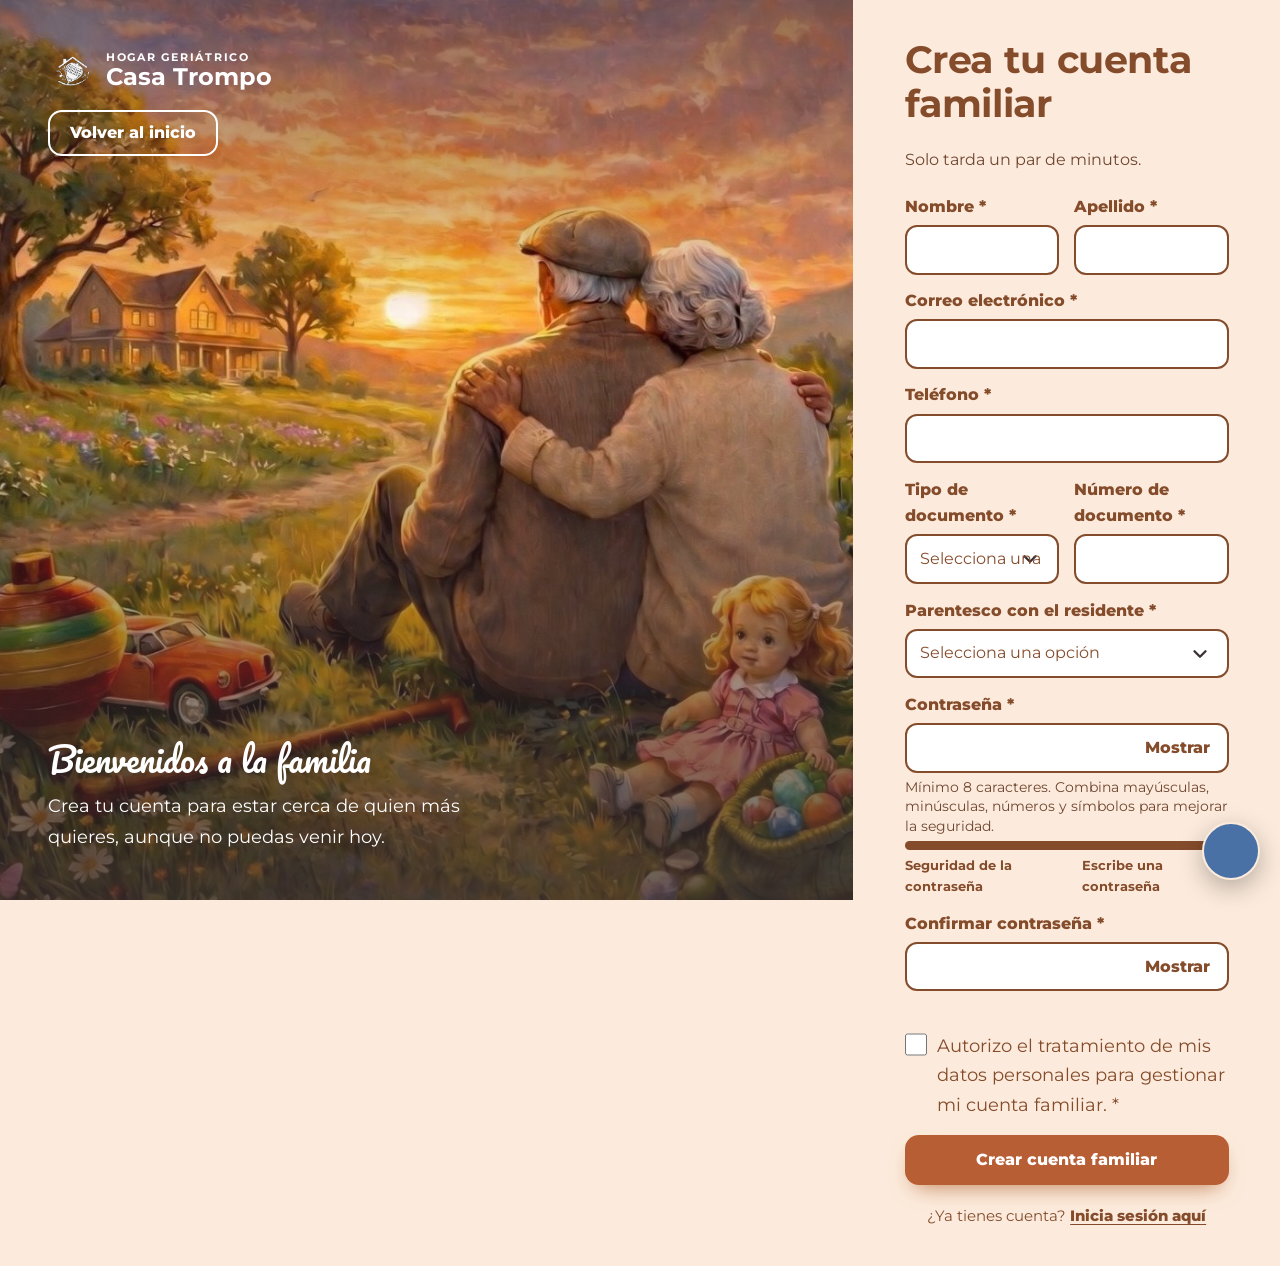
<file: frontend/registro.html>
<!doctype html>
<html lang="es">
  <head>
    <!-- Metadatos de idioma, vista móvil, identidad visual y hojas de estilo. -->
    <meta charset="utf-8" />
    <meta name="viewport" content="width=device-width, initial-scale=1" />
    <title>Crear cuenta familiar · Casa Trompo</title>
    <meta
      name="description"
      content="Crea tu cuenta familiar en Casa Trompo para estar cerca de quien más quieres."
    />
    <meta name="theme-color" content="#FCEBDC" />
    <link rel="icon" type="image/png" href="img/Logo_Blanco_NOBG.png" />
    <link rel="icon" type="image/svg+xml" href="img/favicon.svg" />
    <link rel="preconnect" href="https://fonts.googleapis.com" />
    <link rel="preconnect" href="https://fonts.gstatic.com" crossorigin />
    <link
      href="https://fonts.googleapis.com/css2?family=Montserrat:ital,wght@0,100..900;1,100..900&family=Pacifico&display=swap"
      rel="stylesheet"
    />
    <link
      rel="stylesheet"
      href="https://cdn-uicons.flaticon.com/uicons-bold-rounded/css/uicons-bold-rounded.css"
    />
    <link
      rel="stylesheet"
      href="https://cdn-uicons.flaticon.com/uicons-regular-rounded/css/uicons-regular-rounded.css"
    />
    <link rel="stylesheet" href="css/General_Styles.css" />
    <link rel="stylesheet" href="css/registro.css" />
    <link rel="stylesheet" href="css/responsive.css" />
  </head>
  <body>
    <!-- Enlace de acceso rápido para saltar directamente al formulario. -->
    <a class="skip-link" href="#contenido">Saltar al formulario</a>

    <!-- Pantalla de registro dividida entre una bienvenida visual y la creación de cuenta. -->
    <div class="auth-split">
      <!-- Imagen de bienvenida y enlace de marca para volver al inicio. -->
      <aside class="auth-visual">
        <img
          src="img/hero-escena.jpg"
          width="1044"
          height="980"
          alt="Una pareja de abuelos abrazados mirando el atardecer en el campo, con un trompo, un carrito y una muñeca a su lado"
        />

        <div class="auth-visual__brand">
          <a
            class="brand"
            href="index.html"
            aria-label="Casa Trompo, volver al inicio"
          >
            <span class="logo-mark" aria-hidden="true"></span>
            <span class="brand__text">
              <span class="brand__kicker">Hogar geriátrico</span>
              <span class="brand__name">Casa Trompo</span>
            </span>
          </a>
          <a class="btn btn--outline btn--small" href="index.html"
            >Volver al inicio</a
          >
        </div>

        <div class="auth-visual__text">
          <p class="script">Bienvenidos a la familia</p>
          <p>
            Crea tu cuenta para estar cerca de quien más quieres, aunque no
            puedas venir hoy.
          </p>
        </div>
      </aside>

      <!-- Formulario para crear la cuenta y capturar los datos del familiar responsable. -->
      <main class="auth-form-wrap" id="contenido">
        <div class="auth-form">
          <h1>Crea tu cuenta familiar</h1>
          <p class="lead">Solo tarda un par de minutos.</p>

          <form
            data-demo-form
            data-success="Cuenta de demostración creada. Aquí se conectará el registro con el servidor."
          >
            <!-- Para conectarlo a tu servidor: agrega method="post" y action="tu-ruta" (PHP o Express) -->
            <!-- Datos personales y relación con la persona residente. -->
            <div class="form-row">
              <div class="field">
                <label for="nombre"
                  >Nombre
                  <span class="req" aria-hidden="true">*</span></label
                >
                <input
                  class="input"
                  id="nombre"
                  name="nombre"
                  type="text"
                  autocomplete="given-name"
                  required
                />
              </div>

              <div class="field">
                <label for="apellido"
                  >Apellido
                  <span class="req" aria-hidden="true">*</span></label
                >
                <input
                  class="input"
                  id="apellido"
                  name="apellido"
                  type="text"
                  autocomplete="family-name"
                  required
                />
              </div>
            </div>

            <div class="field">
              <label for="correo"
                >Correo electrónico
                <span class="req" aria-hidden="true">*</span></label
              >
              <input
                class="input"
                id="correo"
                name="correo"
                type="email"
                autocomplete="email"
                required
              />
            </div>

            <div class="field">
              <label for="telefono"
                >Teléfono <span class="req" aria-hidden="true">*</span></label
              >
              <input
                class="input"
                id="telefono"
                name="telefono"
                type="tel"
                autocomplete="tel"
                inputmode="tel"
                required
              />
            </div>

            <div class="form-row">
              <div class="field">
                <label for="tipo-documento"
                  >Tipo de documento
                  <span class="req" aria-hidden="true">*</span></label
                >
                <select
                  class="select"
                  id="tipo-documento"
                  name="tipo_documento"
                  required
                >
                  <option value="" disabled selected>
                    Selecciona una opción
                  </option>
                  <option value="cc">Cédula de ciudadanía</option>
                  <option value="ti">Tarjeta de identidad</option>
                  <option value="ce">Cédula de extranjería</option>
                  <option value="pasaporte">Pasaporte</option>
                  <option value="ppt">Permiso por Protección Temporal (PPT)</option>
                  <option value="otro">Otro</option>
                </select>
              </div>

              <div class="field">
                <label for="documento"
                  >Número de documento
                  <span class="req" aria-hidden="true">*</span></label
                >
                <input
                  class="input"
                  id="documento"
                  name="documento"
                  type="text"
                  autocomplete="off"
                  required
                />
              </div>
            </div>

            <div class="field">
              <label for="parentesco"
                >Parentesco con el residente
                <span class="req" aria-hidden="true">*</span></label
              >
              <select class="select" id="parentesco" name="parentesco" required>
                <option value="" disabled selected>
                  Selecciona una opción
                </option>
                <option>Hijo o hija</option>
                <option>Nieto o nieta</option>
                <option>Esposo o esposa</option>
                <option>Hermano o hermana</option>
                <option>Sobrino o sobrina</option>
                <option>Otro familiar o allegado</option>
              </select>
            </div>

            <!-- Credenciales de acceso; los controles permiten revelar la contraseña de forma temporal. -->
            <div class="field">
              <label for="password"
                >Contraseña <span class="req" aria-hidden="true">*</span></label
              >
              <div class="password">
                <input
                  class="input"
                  id="password"
                  name="password"
                  type="password"
                  autocomplete="new-password"
                  minlength="8"
                  required
                  aria-describedby="password-ayuda password-strength-label"
                />
                <button
                  class="password__toggle"
                  type="button"
                  data-toggle-password="password"
                  aria-pressed="false"
                  aria-label="Mostrar contraseña"
                >
                  Mostrar
                </button>
              </div>
              <span class="hint" id="password-ayuda"
                >Mínimo 8 caracteres. Combina mayúsculas, minúsculas, números y
                símbolos para mejorar la seguridad.</span
              >
              <div
                class="password-strength"
                id="password-strength"
                role="meter"
                aria-label="Seguridad de la contraseña"
                aria-valuemin="0"
                aria-valuemax="6"
                aria-valuenow="0"
                aria-valuetext="Sin evaluar"
                data-strength="empty"
              >
                <span class="password-strength__bar"></span>
              </div>
              <div class="password-strength__meta">
                <span>Seguridad de la contraseña</span>
                <span id="password-strength-label" aria-live="polite"
                  >Escribe una contraseña</span
                >
              </div>
            </div>

            <div class="field">
              <label for="confirm"
                >Confirmar contraseña
                <span class="req" aria-hidden="true">*</span></label
              >
              <div class="password">
                <input
                  class="input"
                  id="confirm"
                  name="confirm"
                  type="password"
                  autocomplete="new-password"
                  minlength="8"
                  required
                  aria-describedby="confirm-error"
                />
                <button
                  class="password__toggle"
                  type="button"
                  data-toggle-password="confirm"
                  aria-pressed="false"
                  aria-label="Mostrar confirmación de contraseña"
                >
                  Mostrar
                </button>
              </div>
              <p class="field-error" id="confirm-error" aria-live="polite"></p>
            </div>

            <!-- Autorización requerida para el tratamiento de datos personales. -->
            <div class="check">
              <input type="checkbox" id="datos" name="datos" required />
              <label for="datos"
                >Autorizo el tratamiento de mis datos personales para gestionar
                mi cuenta familiar.
                <span class="req" aria-hidden="true">*</span></label
              >
            </div>

            <button class="btn btn--primary btn--block" type="submit">
              Crear cuenta familiar
            </button>
            <p class="form-status" role="status" tabindex="-1" hidden></p>
          </form>

          <p class="auth-alt">
            ¿Ya tienes cuenta? <a href="login.html">Inicia sesión aquí</a>
          </p>
        </div>
      </main>
    </div>

    <!-- Comportamientos compartidos: accesibilidad, navegación y validación de formularios. -->
    <script src="js/main.js"></script>
  </body>
</html>
</file>
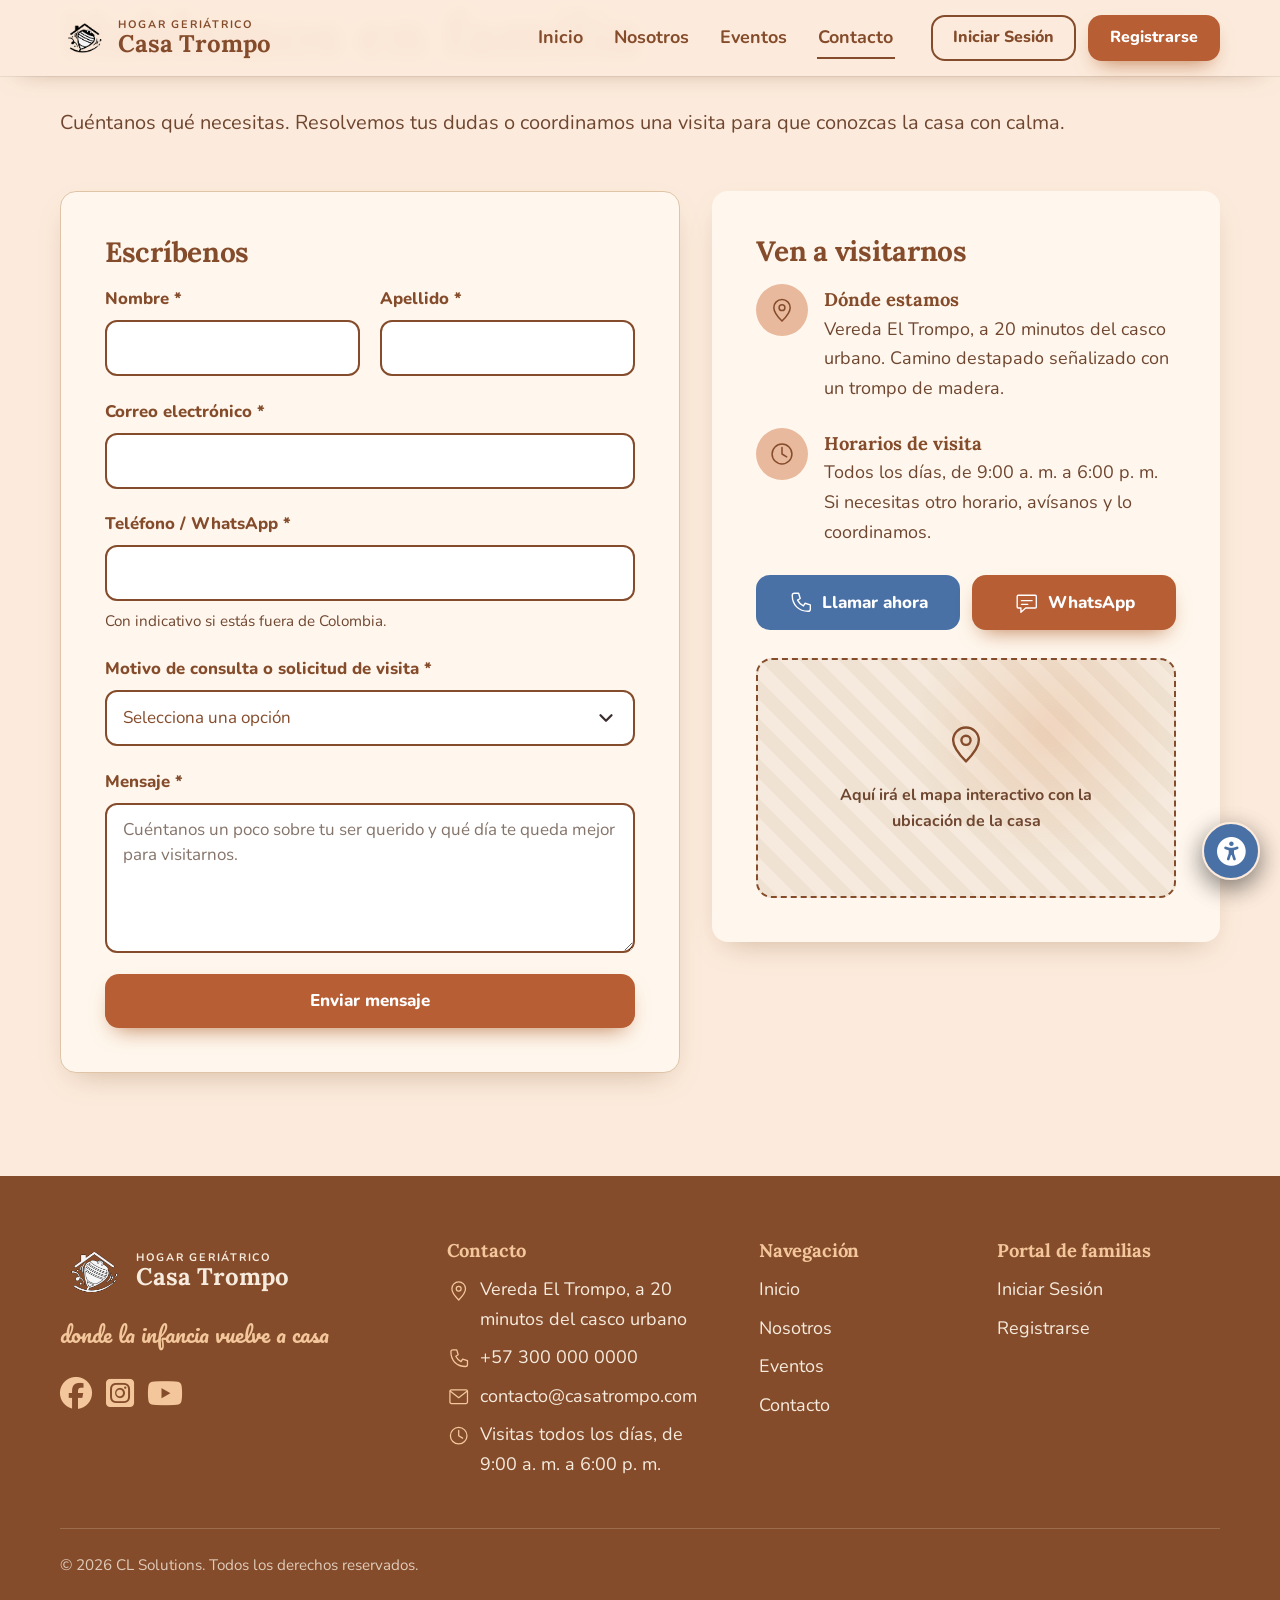
<file: casa-trompo/frontend/contacto.html>
<!doctype html>
<html lang="es">
  <head>
    <!-- Metadatos de idioma, vista móvil, identidad visual y hojas de estilo. -->
    <meta charset="utf-8" />
    <meta name="viewport" content="width=device-width, initial-scale=1" />
    <title>Contacto · Casa Trompo</title>
    <meta
      name="description"
      content="Escríbenos o agenda una visita a Casa Trompo. Resolvemos tus dudas y coordinamos un recorrido por la casa."
    />
    <meta name="theme-color" content="#FCEBDC" />
    <link rel="icon" type="image/png" href="img/Logo_Blanco_NOBG.png" />
    <link rel="icon" type="image/svg+xml" href="img/favicon.svg" />
    <link rel="preconnect" href="https://fonts.googleapis.com" />
    <link rel="preconnect" href="https://fonts.gstatic.com" crossorigin />
    <link
      href="https://fonts.googleapis.com/css2?family=Caveat:wght@600&family=Lora:wght@500;600;700&family=Nunito:wght@400;600;700;800&family=Pacifico&display=swap"
      rel="stylesheet"
    />
    <link
      rel="stylesheet"
      href="https://cdnjs.cloudflare.com/ajax/libs/font-awesome/6.7.2/css/all.min.css"
    />
    <link rel="stylesheet" href="css/General_Styles.css" />
    <link rel="stylesheet" href="css/contacto.css" />
    <link rel="stylesheet" href="css/responsive.css" />
  </head>
  <body>
    <!-- Enlace de acceso rápido para saltar al contenido de contacto. -->
    <a class="skip-link" href="#contenido">Saltar al contenido</a>

    <!-- Símbolos SVG reutilizables para los datos y acciones de contacto. -->
    <svg class="svg-symbols" aria-hidden="true" focusable="false">
      <symbol id="i-pin" viewBox="0 0 48 48">
        <path d="M24 43c-9-9-14-16-14-23a14 14 0 0 1 28 0c0 7-5 14-14 23z" />
        <circle cx="24" cy="20" r="5" />
      </symbol>
      <symbol id="i-phone" viewBox="0 0 48 48">
        <path
          d="M12 6h8l3 10-5 3a24 24 0 0 0 11 11l3-5 10 3v8c0 2-2 4-4 4C20 40 8 28 8 10c0-2 2-4 4-4z"
        />
      </symbol>
      <symbol id="i-mail" viewBox="0 0 48 48">
        <rect x="6" y="10" width="36" height="28" rx="3" />
        <path d="M7 13l17 13 17-13" />
      </symbol>
      <symbol id="i-clock" viewBox="0 0 48 48">
        <circle cx="24" cy="24" r="17" />
        <path d="M24 13v11l8 5" />
      </symbol>
      <symbol id="i-chat" viewBox="0 0 48 48">
        <path
          d="M8 10h32a2 2 0 0 1 2 2v20a2 2 0 0 1-2 2H22l-9 8v-8H8a2 2 0 0 1-2-2V12a2 2 0 0 1 2-2z"
        />
        <path d="M14 20h20M14 27h12" />
      </symbol>
    </svg>

    <!-- Cabecera global con enlaces a las páginas y al portal familiar. -->
    <header class="site-header">
      <div class="container site-header__inner">
        <a
          class="brand"
          href="index.html"
          aria-label="Casa Trompo, ir al inicio"
        >
          <span class="logo-mark" aria-hidden="true"></span>
          <span class="brand__text">
            <span class="brand__kicker">Hogar geriátrico</span>
            <span class="brand__name">Casa Trompo</span>
          </span>
        </a>

        <button
          class="nav-toggle"
          type="button"
          aria-expanded="false"
          aria-controls="menu"
          aria-label="Abrir menú"
        >
          <span class="nav-toggle__bars" aria-hidden="true"></span>
        </button>

        <div class="site-nav" id="menu">
          <nav aria-label="Principal">
            <ul class="site-nav__links">
              <li><a href="index.html">Inicio</a></li>
              <li><a href="nosotros.html">Nosotros</a></li>
              <li><a href="eventos.html">Eventos</a></li>
              <li><a href="contacto.html" aria-current="page">Contacto</a></li>
            </ul>
          </nav>
          <div class="site-nav__actions">
            <a class="btn btn--outline btn--small" href="login.html"
              >Iniciar Sesión</a
            >
            <a class="btn btn--primary btn--small" href="registro.html"
              >Registrarse</a
            >
          </div>
        </div>
      </div>
    </header>

    <!-- Contenido principal con presentación de contacto, formulario y datos de visita. -->
    <main id="contenido">
      <!-- Introducción breve que explica cómo solicitar información o coordinar una visita. -->
      <section
        class="page-hero page-hero--center"
        aria-labelledby="contacto-titulo"
      >
        <div class="container">
          <h1 id="contacto-titulo">Hablemos en familia</h1>
          <p class="lead">
            Cuéntanos qué necesitas. Resolvemos tus dudas o coordinamos una
            visita para que conozcas la casa con calma.
          </p>
        </div>
      </section>

      <!-- Formulario de consulta junto a la información práctica para llegar y comunicarse. -->
      <section class="section contact-form-section">
        <div class="container contact-grid">
          <!-- Columna izquierda: formulario -->
          <div class="form-card">
            <h2>Escríbenos</h2>

            <form
              data-demo-form
              data-success="Gracias por escribirnos. Te responderemos lo antes posible."
            >
              <!-- Para conectarlo a tu servidor: agrega method="post" y action="tu-ruta" (PHP o Express) -->
              <div class="form-row">
                <div class="field">
                  <label for="nombre"
                    >Nombre
                    <span class="req" aria-hidden="true">*</span></label
                  >
                  <input
                    class="input"
                    id="nombre"
                    name="nombre"
                    type="text"
                    autocomplete="given-name"
                    required
                  />
                </div>

                <div class="field">
                  <label for="apellido"
                    >Apellido
                    <span class="req" aria-hidden="true">*</span></label
                  >
                  <input
                    class="input"
                    id="apellido"
                    name="apellido"
                    type="text"
                    autocomplete="family-name"
                    required
                  />
                </div>
              </div>

              <div class="field">
                <label for="correo"
                  >Correo electrónico
                  <span class="req" aria-hidden="true">*</span></label
                >
                <input
                  class="input"
                  id="correo"
                  name="correo"
                  type="email"
                  autocomplete="email"
                  required
                />
              </div>

              <div class="field">
                <label for="telefono"
                  >Teléfono / WhatsApp
                  <span class="req" aria-hidden="true">*</span></label
                >
                <input
                  class="input"
                  id="telefono"
                  name="telefono"
                  type="tel"
                  autocomplete="tel"
                  inputmode="tel"
                  required
                  aria-describedby="telefono-ayuda"
                />
                <span class="hint" id="telefono-ayuda"
                  >Con indicativo si estás fuera de Colombia.</span
                >
              </div>

              <div class="field">
                <label for="motivo"
                  >Motivo de consulta o solicitud de visita
                  <span class="req" aria-hidden="true">*</span></label
                >
                <select class="select" id="motivo" name="motivo" required>
                  <option value="" disabled selected>
                    Selecciona una opción
                  </option>
                  <option value="visita">Quiero agendar una visita</option>
                  <option value="informacion">
                    Información sobre el hogar y sus servicios
                  </option>
                  <option value="costos">Costos y disponibilidad</option>
                  <option value="otro">Otro motivo</option>
                </select>
              </div>

              <div class="field">
                <label for="mensaje"
                  >Mensaje <span class="req" aria-hidden="true">*</span></label
                >
                <textarea
                  class="textarea"
                  id="mensaje"
                  name="mensaje"
                  required
                  placeholder="Cuéntanos un poco sobre tu ser querido y qué día te queda mejor para visitarnos."
                ></textarea>
              </div>

              <button class="btn btn--primary btn--block" type="submit">
                Enviar mensaje
              </button>
              <p class="form-status" role="status" tabindex="-1" hidden></p>
            </form>
          </div>

          <!-- ===== Columna derecha: datos y mapa ===== -->
          <aside class="info-card" aria-labelledby="visita-titulo">
            <h2 id="visita-titulo">Ven a visitarnos</h2>

            <!-- Datos de ejemplo: reemplaza por los reales -->
            <ul class="contact-list">
              <li>
                <span class="icon-badge"
                  ><svg class="icon" aria-hidden="true">
                    <use href="#i-pin" /></svg
                ></span>
                <div>
                  <strong>Dónde estamos</strong>
                  <p>
                    Vereda El Trompo, a 20 minutos del casco urbano. Camino
                    destapado señalizado con un trompo de madera.
                  </p>
                </div>
              </li>
              <li>
                <span class="icon-badge icon-badge--sage"
                  ><svg class="icon" aria-hidden="true">
                    <use href="#i-clock" /></svg
                ></span>
                <div>
                  <strong>Horarios de visita</strong>
                  <p>
                    Todos los días, de 9:00 a. m. a 6:00 p. m. Si necesitas otro
                    horario, avísanos y lo coordinamos.
                  </p>
                </div>
              </li>
            </ul>

            <div class="contact-actions">
              <a class="btn btn--sage" href="tel:+573000000000"
                ><svg class="icon" aria-hidden="true">
                  <use href="#i-phone" /></svg
                >Llamar ahora</a
              >
              <a
                class="btn btn--primary"
                href="https://wa.me/573000000000"
                target="_blank"
                rel="noopener"
                ><svg class="icon" aria-hidden="true">
                  <use href="#i-chat" /></svg
                >WhatsApp</a
              >
            </div>

            <!-- Mapa: reemplaza este bloque por un <iframe> de Google Maps u OpenStreetMap con la ubicación real:
               <iframe src="URL_DEL_MAPA" title="Mapa de ubicación de Casa Trompo" loading="lazy"></iframe> -->
            <div
              class="map-box"
              role="img"
              aria-label="Espacio reservado para el mapa interactivo"
            >
              <div>
                <svg class="icon" aria-hidden="true"><use href="#i-pin" /></svg>
                <p>Aquí irá el mapa interactivo con la ubicación de la casa</p>
              </div>
            </div>
          </aside>
        </div>
      </section>
    </main>

    <!-- Pie global con información de contacto, navegación secundaria y derechos. -->
    <footer class="site-footer">
      <div class="container footer-grid">
        <div class="footer-brand">
          <a
            class="brand"
            href="index.html"
            aria-label="Casa Trompo, ir al inicio"
          >
            <span class="logo-mark" aria-hidden="true"></span>
            <span class="brand__text">
              <span class="brand__kicker">Hogar geriátrico</span>
              <span class="brand__name">Casa Trompo</span>
            </span>
          </a>
          <p class="script">donde la infancia vuelve a casa</p>
          <div class="footer-social" aria-label="Redes sociales">
            <a href="https://www.facebook.com/share/1K6i5qnbYf/" target="_blank" rel="noopener noreferrer" aria-label="Facebook">
              <i class="fa-brands fa-facebook" aria-hidden="true"></i>
            </a>
            <a href="https://www.instagram.com/hgcasatrompo/" target="_blank" rel="noopener noreferrer" aria-label="Instagram">
              <i class="fa-brands fa-square-instagram" aria-hidden="true"></i>
            </a>
            <a href="https://www.youtube.com/channel/UCef9Dt6jhXNS-B6FLd3jZgA" target="_blank" rel="noopener noreferrer" aria-label="YouTube">
              <i class="fa-brands fa-youtube" aria-hidden="true"></i>
            </a>
          </div>
        </div>

        <div>
          <h3>Contacto</h3>
          <ul class="footer-list">
            <li>
              <svg class="icon" aria-hidden="true"><use href="#i-pin" /></svg
              ><span>Vereda El Trompo, a 20 minutos del casco urbano</span>
            </li>
            <li>
              <svg class="icon" aria-hidden="true"><use href="#i-phone" /></svg
              ><a href="tel:+573000000000">+57 300 000 0000</a>
            </li>
            <li>
              <svg class="icon" aria-hidden="true"><use href="#i-mail" /></svg
              ><a href="mailto:contacto@casatrompo.com"
                >contacto@casatrompo.com</a
              >
            </li>
            <li>
              <svg class="icon" aria-hidden="true"><use href="#i-clock" /></svg
              ><span>Visitas todos los días, de 9:00 a. m. a 6:00 p. m.</span>
            </li>
          </ul>
        </div>

        <nav aria-label="Navegación del pie de página">
          <h3>Navegación</h3>
          <ul class="footer-list">
            <li><a href="index.html">Inicio</a></li>
            <li><a href="nosotros.html">Nosotros</a></li>
            <li><a href="eventos.html">Eventos</a></li>
            <li><a href="contacto.html">Contacto</a></li>
          </ul>
        </nav>

        <nav aria-label="Portal de familias">
          <h3>Portal de familias</h3>
          <ul class="footer-list">
            <li><a href="login.html">Iniciar Sesión</a></li>
            <li><a href="registro.html">Registrarse</a></li>
          </ul>
        </nav>
      </div>
      <div class="container footer-bottom">
        <p>
          © <span data-year>2026</span> CL Solutions. Todos los derechos
          reservados.
        </p>
      </div>
    </footer>

    <!-- Comportamientos compartidos: accesibilidad, preselección y validación del formulario. -->
    <script src="js/main.js"></script>
    <!-- Contenedor accesible para notificaciones de envío (WCAG AAA) -->
  <div id="contactFeedback" class="mt-3" role="status" aria-live="polite"></div>

  <!-- Comportamientos compartidos: accesibilidad y navegación -->
  <script src="js/main.js"></script>
  <!-- Lógica dedicada del formulario de contacto -->
  <script type="module" src="js/contacto.js"></script>
</body>
</html>
</file>
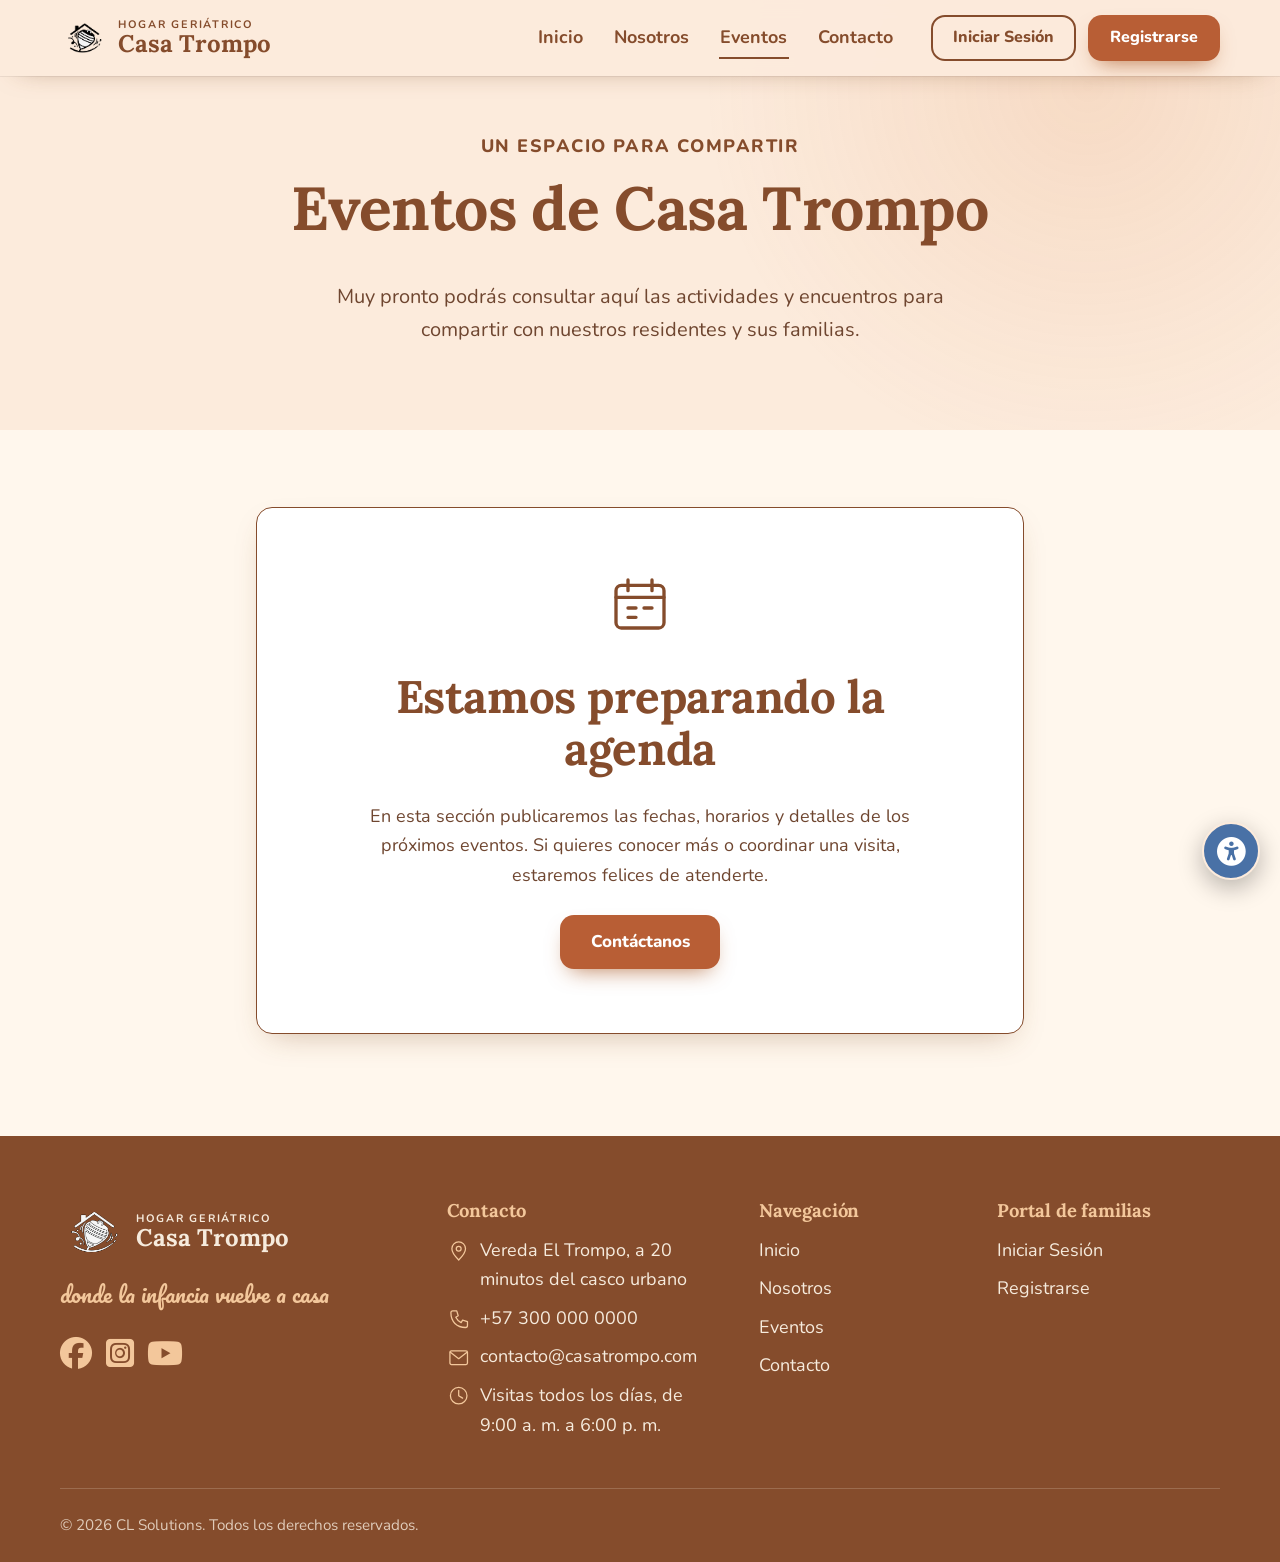
<file: casa-trompo/frontend/eventos.html>
<!doctype html>
<html lang="es">
  <head>
    <meta charset="utf-8" />
    <meta name="viewport" content="width=device-width, initial-scale=1" />
    <title>Eventos · Casa Trompo</title>
    <meta
      name="description"
      content="Consulta las actividades y encuentros de Casa Trompo."
    />
    <meta name="theme-color" content="#FCEBDC" />
    <link rel="icon" type="image/png" href="img/Logo_Blanco_NOBG.png" />
    <link rel="preconnect" href="https://fonts.googleapis.com" />
    <link rel="preconnect" href="https://fonts.gstatic.com" crossorigin />
    <link
      href="https://fonts.googleapis.com/css2?family=Caveat:wght@600&family=Lora:wght@500;600;700&family=Nunito:wght@400;600;700;800&family=Pacifico&display=swap"
      rel="stylesheet"
    />
    <link
      rel="stylesheet"
      href="https://cdnjs.cloudflare.com/ajax/libs/font-awesome/6.7.2/css/all.min.css"
    />
    <link rel="stylesheet" href="css/General_Styles.css" />
    <link rel="stylesheet" href="css/eventos.css" />
    <link rel="stylesheet" href="css/responsive.css" />
  </head>
  <body>
    <a class="skip-link" href="#contenido">Saltar al contenido</a>

    <svg class="svg-symbols" aria-hidden="true" focusable="false">
      <symbol id="i-pin" viewBox="0 0 48 48">
        <path d="M24 43c-9-9-14-16-14-23a14 14 0 0 1 28 0c0 7-5 14-14 23z" />
        <circle cx="24" cy="20" r="5" />
      </symbol>
      <symbol id="i-phone" viewBox="0 0 48 48">
        <path
          d="M12 6h8l3 10-5 3a24 24 0 0 0 11 11l3-5 10 3v8c0 2-2 4-4 4C20 40 8 28 8 10c0-2 2-4 4-4z"
        />
      </symbol>
      <symbol id="i-mail" viewBox="0 0 48 48">
        <rect x="6" y="10" width="36" height="28" rx="3" />
        <path d="M7 13l17 13 17-13" />
      </symbol>
      <symbol id="i-clock" viewBox="0 0 48 48">
        <circle cx="24" cy="24" r="17" />
        <path d="M24 13v11l8 5" />
      </symbol>
    </svg>

    <header class="site-header">
      <div class="container site-header__inner">
        <a
          class="brand"
          href="index.html"
          aria-label="Casa Trompo, ir al inicio"
        >
          <span class="logo-mark" aria-hidden="true"></span>
          <span class="brand__text">
            <span class="brand__kicker">Hogar geriátrico</span>
            <span class="brand__name">Casa Trompo</span>
          </span>
        </a>

        <button
          class="nav-toggle"
          type="button"
          aria-expanded="false"
          aria-controls="menu"
          aria-label="Abrir menú"
        >
          <span class="nav-toggle__bars" aria-hidden="true"></span>
        </button>

        <div class="site-nav" id="menu">
          <nav aria-label="Principal">
            <ul class="site-nav__links">
              <li><a href="index.html">Inicio</a></li>
              <li><a href="nosotros.html">Nosotros</a></li>
              <li><a href="eventos.html" aria-current="page">Eventos</a></li>
              <li><a href="contacto.html">Contacto</a></li>
            </ul>
          </nav>
          <div class="site-nav__actions">
            <a class="btn btn--outline btn--small" href="login.html"
              >Iniciar Sesión</a
            >
            <a class="btn btn--primary btn--small" href="registro.html"
              >Registrarse</a
            >
          </div>
        </div>
      </div>
    </header>

    <main id="contenido">
      <section class="events-hero" aria-labelledby="eventos-titulo">
        <div class="container">
          <p class="events-hero__eyebrow">Un espacio para compartir</p>
          <h1 id="eventos-titulo">Eventos de Casa Trompo</h1>
          <p class="lead">
            Muy pronto podrás consultar aquí las actividades y encuentros para
            compartir con nuestros residentes y sus familias.
          </p>
        </div>
      </section>

      <section
        class="section section--sand events-agenda"
        aria-labelledby="agenda-titulo"
      >
        <div class="container">
          <div class="events-empty">
            <svg
              class="events-empty__calendar"
              viewBox="0 0 48 48"
              aria-hidden="true"
            >
              <rect x="6" y="10" width="36" height="32" rx="4" />
              <path d="M15 6v8M33 6v8M6 19h36M15 27h6M27 27h6M15 34h6" />
            </svg>
            <h2 id="agenda-titulo">Estamos preparando la agenda</h2>
            <p>
              En esta sección publicaremos las fechas, horarios y detalles de
              los próximos eventos. Si quieres conocer más o coordinar una
              visita, estaremos felices de atenderte.
            </p>
            <a class="btn btn--primary" href="contacto.html"
              >Contáctanos</a
            >
          </div>
        </div>
      </section>
    </main>

    <footer class="site-footer">
      <div class="container footer-grid">
        <div class="footer-brand">
          <a
            class="brand"
            href="index.html"
            aria-label="Casa Trompo, ir al inicio"
          >
            <span class="logo-mark" aria-hidden="true"></span>
            <span class="brand__text">
              <span class="brand__kicker">Hogar geriátrico</span>
              <span class="brand__name">Casa Trompo</span>
            </span>
          </a>
          <p class="script">donde la infancia vuelve a casa</p>
          <div class="footer-social" aria-label="Redes sociales">
            <a
              href="https://www.facebook.com/share/1K6i5qnbYf/"
              target="_blank"
              rel="noopener noreferrer"
              aria-label="Facebook"
            >
              <i class="fa-brands fa-facebook" aria-hidden="true"></i>
            </a>
            <a
              href="https://www.instagram.com/hgcasatrompo/"
              target="_blank"
              rel="noopener noreferrer"
              aria-label="Instagram"
            >
              <i class="fa-brands fa-square-instagram" aria-hidden="true"></i>
            </a>
            <a
              href="https://www.youtube.com/channel/UCef9Dt6jhXNS-B6FLd3jZgA"
              target="_blank"
              rel="noopener noreferrer"
              aria-label="YouTube"
            >
              <i class="fa-brands fa-youtube" aria-hidden="true"></i>
            </a>
          </div>
        </div>

        <div>
          <h3>Contacto</h3>
          <ul class="footer-list">
            <li>
              <svg class="icon" aria-hidden="true"><use href="#i-pin" /></svg>
              <span>Vereda El Trompo, a 20 minutos del casco urbano</span>
            </li>
            <li>
              <svg class="icon" aria-hidden="true"><use href="#i-phone" /></svg>
              <a href="tel:+573000000000">+57 300 000 0000</a>
            </li>
            <li>
              <svg class="icon" aria-hidden="true"><use href="#i-mail" /></svg>
              <a href="mailto:contacto@casatrompo.com"
                >contacto@casatrompo.com</a
              >
            </li>
            <li>
              <svg class="icon" aria-hidden="true"><use href="#i-clock" /></svg>
              <span>Visitas todos los días, de 9:00 a. m. a 6:00 p. m.</span>
            </li>
          </ul>
        </div>

        <nav aria-label="Navegación del pie de página">
          <h3>Navegación</h3>
          <ul class="footer-list">
            <li><a href="index.html">Inicio</a></li>
            <li><a href="nosotros.html">Nosotros</a></li>
            <li><a href="eventos.html" aria-current="page">Eventos</a></li>
            <li><a href="contacto.html">Contacto</a></li>
          </ul>
        </nav>

        <nav aria-label="Portal de familias">
          <h3>Portal de familias</h3>
          <ul class="footer-list">
            <li><a href="login.html">Iniciar Sesión</a></li>
            <li><a href="registro.html">Registrarse</a></li>
          </ul>
        </nav>
      </div>
      <div class="container footer-bottom">
        <p>
          © <span data-year>2026</span> CL Solutions. Todos los derechos
          reservados.
        </p>
      </div>
    </footer>

    <script src="js/main.js"></script>
  </body>
</html>
</file>
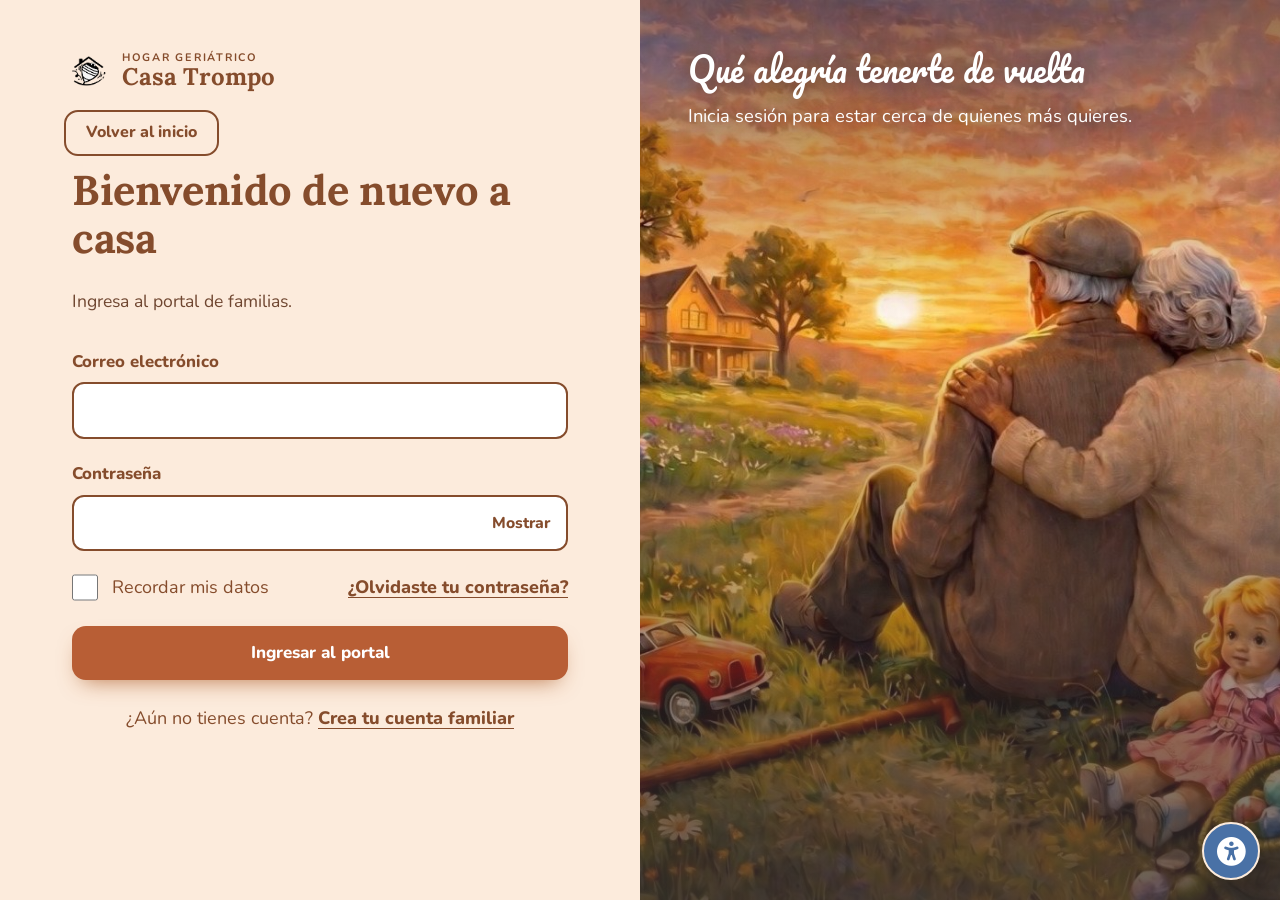
<file: casa-trompo/frontend/login.html>
<!doctype html>
<html lang="es">
  <head>
    <!-- Metadatos de idioma, vista móvil, identidad visual y hojas de estilo. -->
    <meta charset="utf-8" />
    <meta name="viewport" content="width=device-width, initial-scale=1" />
    <title>Iniciar sesión · Casa Trompo</title>
    <meta
      name="description"
      content="Ingresa al portal de familias de Casa Trompo."
    />
    <meta name="theme-color" content="#FCEBDC" />
    <link rel="icon" type="image/png" href="img/Logo_Blanco_NOBG.png" />
    <link rel="icon" type="image/svg+xml" href="img/favicon.svg" />
    <link rel="preconnect" href="https://fonts.googleapis.com" />
    <link rel="preconnect" href="https://fonts.gstatic.com" crossorigin />
    <link
      href="https://fonts.googleapis.com/css2?family=Caveat:wght@600&family=Lora:wght@500;600;700&family=Nunito:wght@400;600;700;800&family=Pacifico&display=swap"
      rel="stylesheet"
    />
    <link
      rel="stylesheet"
      href="https://cdnjs.cloudflare.com/ajax/libs/font-awesome/6.7.2/css/all.min.css"
    />
    <link rel="stylesheet" href="css/General_Styles.css" />
    <link rel="stylesheet" href="css/registro.css" />
    <link rel="stylesheet" href="css/login.css" />
    <link rel="stylesheet" href="css/responsive.css" />
  </head>
  <body>
    <!-- Enlace de acceso rápido para saltar directamente al inicio de sesión. -->
    <a class="skip-link" href="#contenido">Saltar al formulario</a>

    <!-- Diseño de acceso dividido: formulario a la izquierda e imagen a la derecha. -->
    <div class="auth-split">
      <main class="auth-form-wrap login-form-wrap" id="contenido">
        <div class="login-brand">
          <a
            class="brand"
            href="index.html"
            aria-label="Casa Trompo, volver al inicio"
          >
            <span class="logo-mark" aria-hidden="true"></span>
            <span class="brand__text">
              <span class="brand__kicker">Hogar geriátrico</span>
              <span class="brand__name">Casa Trompo</span>
            </span>
          </a>
          <a class="btn btn--outline btn--small" href="index.html"
            >Volver al inicio</a
          >
        </div>

        <div class="auth-form">
          <h1>Bienvenido de nuevo a casa</h1>
          <p class="lead">Ingresa al portal de familias.</p>

          <!-- El formulario es demostrativo y conserva los valores para facilitar pruebas. -->
          <form
            data-demo-form
            data-keep-values
            data-success="Ingreso de demostración: aquí se conectará el portal con el servidor."
          >
            <!-- Para conectarlo a tu servidor: agrega method="post" y action="tu-ruta" (PHP o Express) -->
            <div class="field">
              <label for="email">Correo electrónico</label>
              <input
                class="input"
                id="email"
                name="email"
                type="email"
                autocomplete="username"
                required
              />
            </div>

            <div class="field">
              <label for="clave">Contraseña</label>
              <div class="password">
                <input
                  class="input"
                  id="clave"
                  name="clave"
                  type="password"
                  autocomplete="current-password"
                  required
                />
                <button
                  class="password__toggle"
                  type="button"
                  data-toggle-password="clave"
                  aria-pressed="false"
                  aria-label="Mostrar contraseña"
                >
                  Mostrar
                </button>
              </div>
            </div>

            <div class="login-meta">
              <div class="check">
                <input type="checkbox" id="remember" name="remember" />
                <label for="remember">Recordar mis datos</label>
              </div>
              <a href="#">¿Olvidaste tu contraseña?</a>
            </div>

            <button class="btn btn--primary btn--block" type="submit">
              Ingresar al portal
            </button>
            <p class="form-status" role="status" tabindex="-1" hidden></p>
          </form>

          <p class="auth-alt">
            ¿Aún no tienes cuenta?
            <a href="registro.html">Crea tu cuenta familiar</a>
          </p>
        </div>
      </main>

      <aside class="auth-visual">
        <img
          src="img/hero-escena.jpg"
          width="1044"
          height="980"
          alt="Una pareja de abuelos abrazados mirando el atardecer en el campo, con un trompo, un carrito y una muñeca a su lado"
        />
        <div class="auth-visual__text">
          <p class="script">Qué alegría tenerte de vuelta</p>
          <p>Inicia sesión para estar cerca de quienes más quieres.</p>
        </div>
      </aside>
    </div>

    <!-- Comportamientos compartidos: accesibilidad, recordar correo y validación. -->
    <script src="js/main.js"></script>
  </body>
</html>
</file>
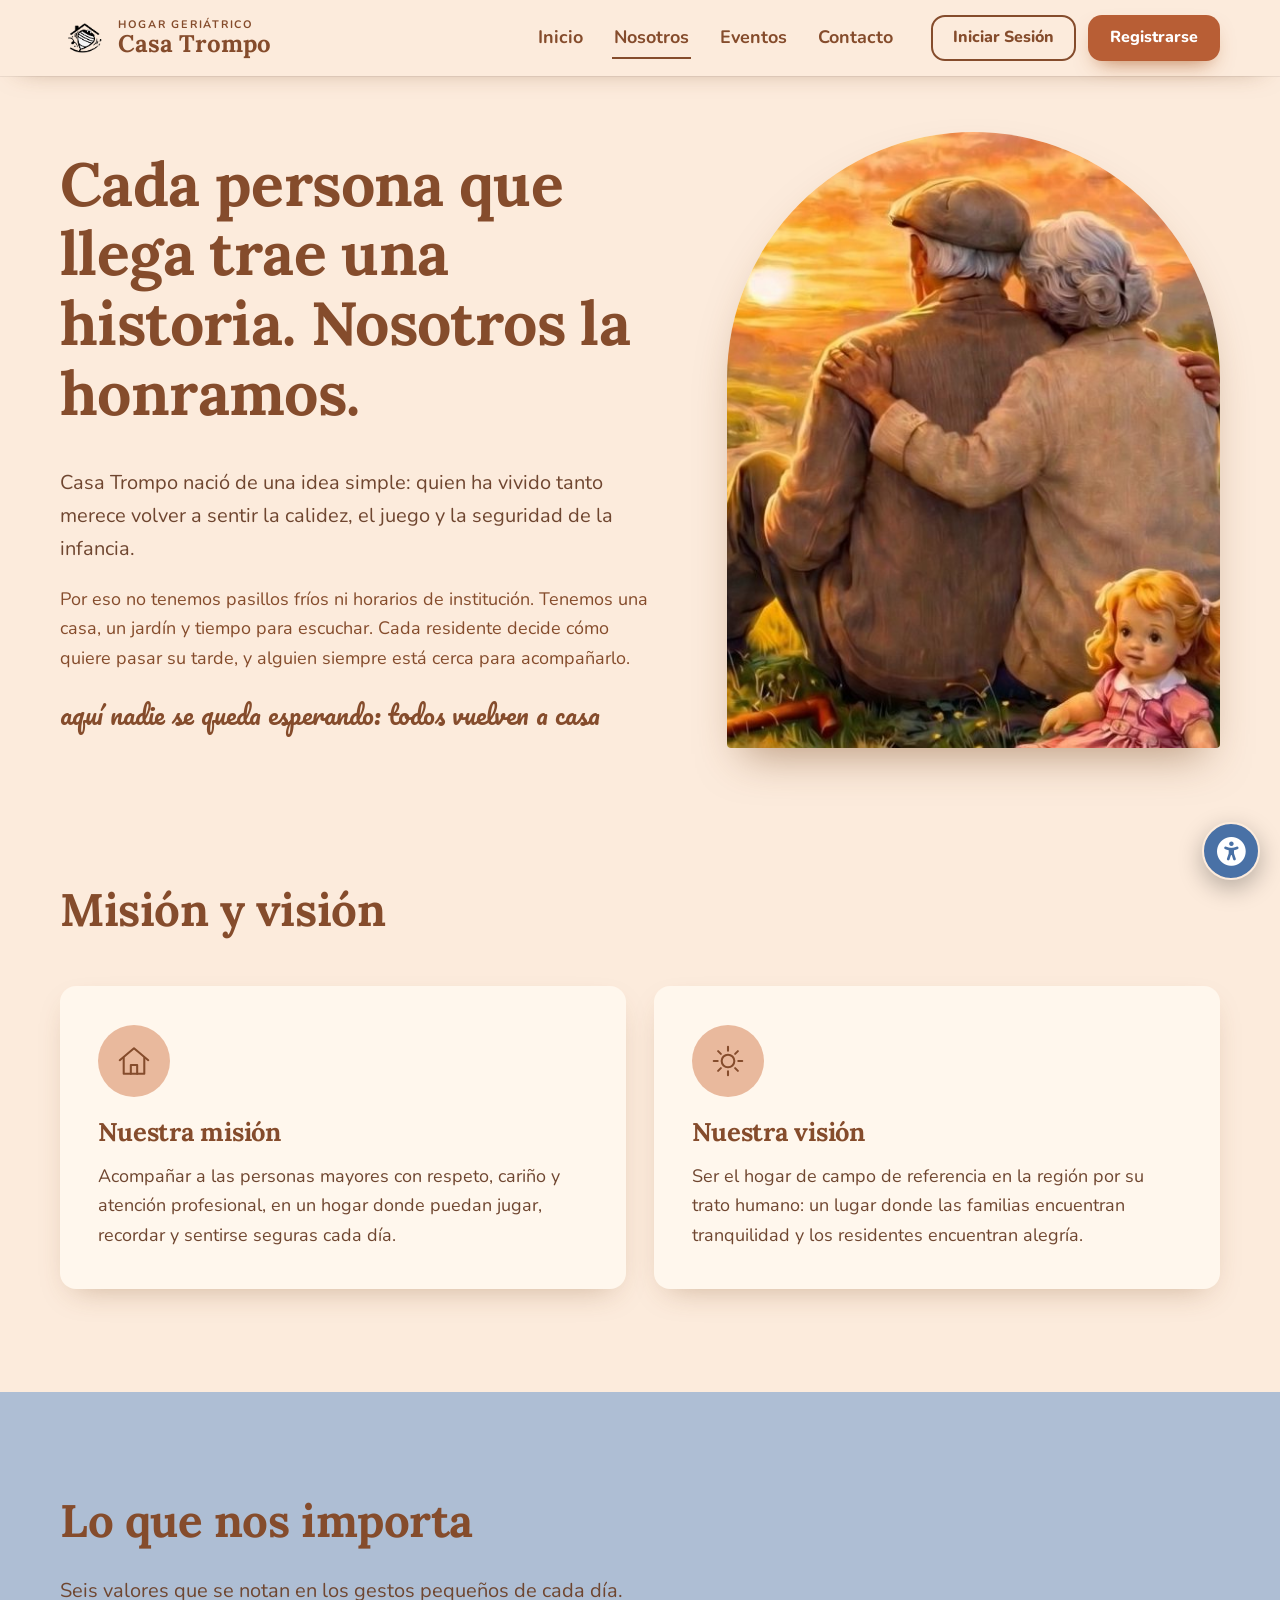
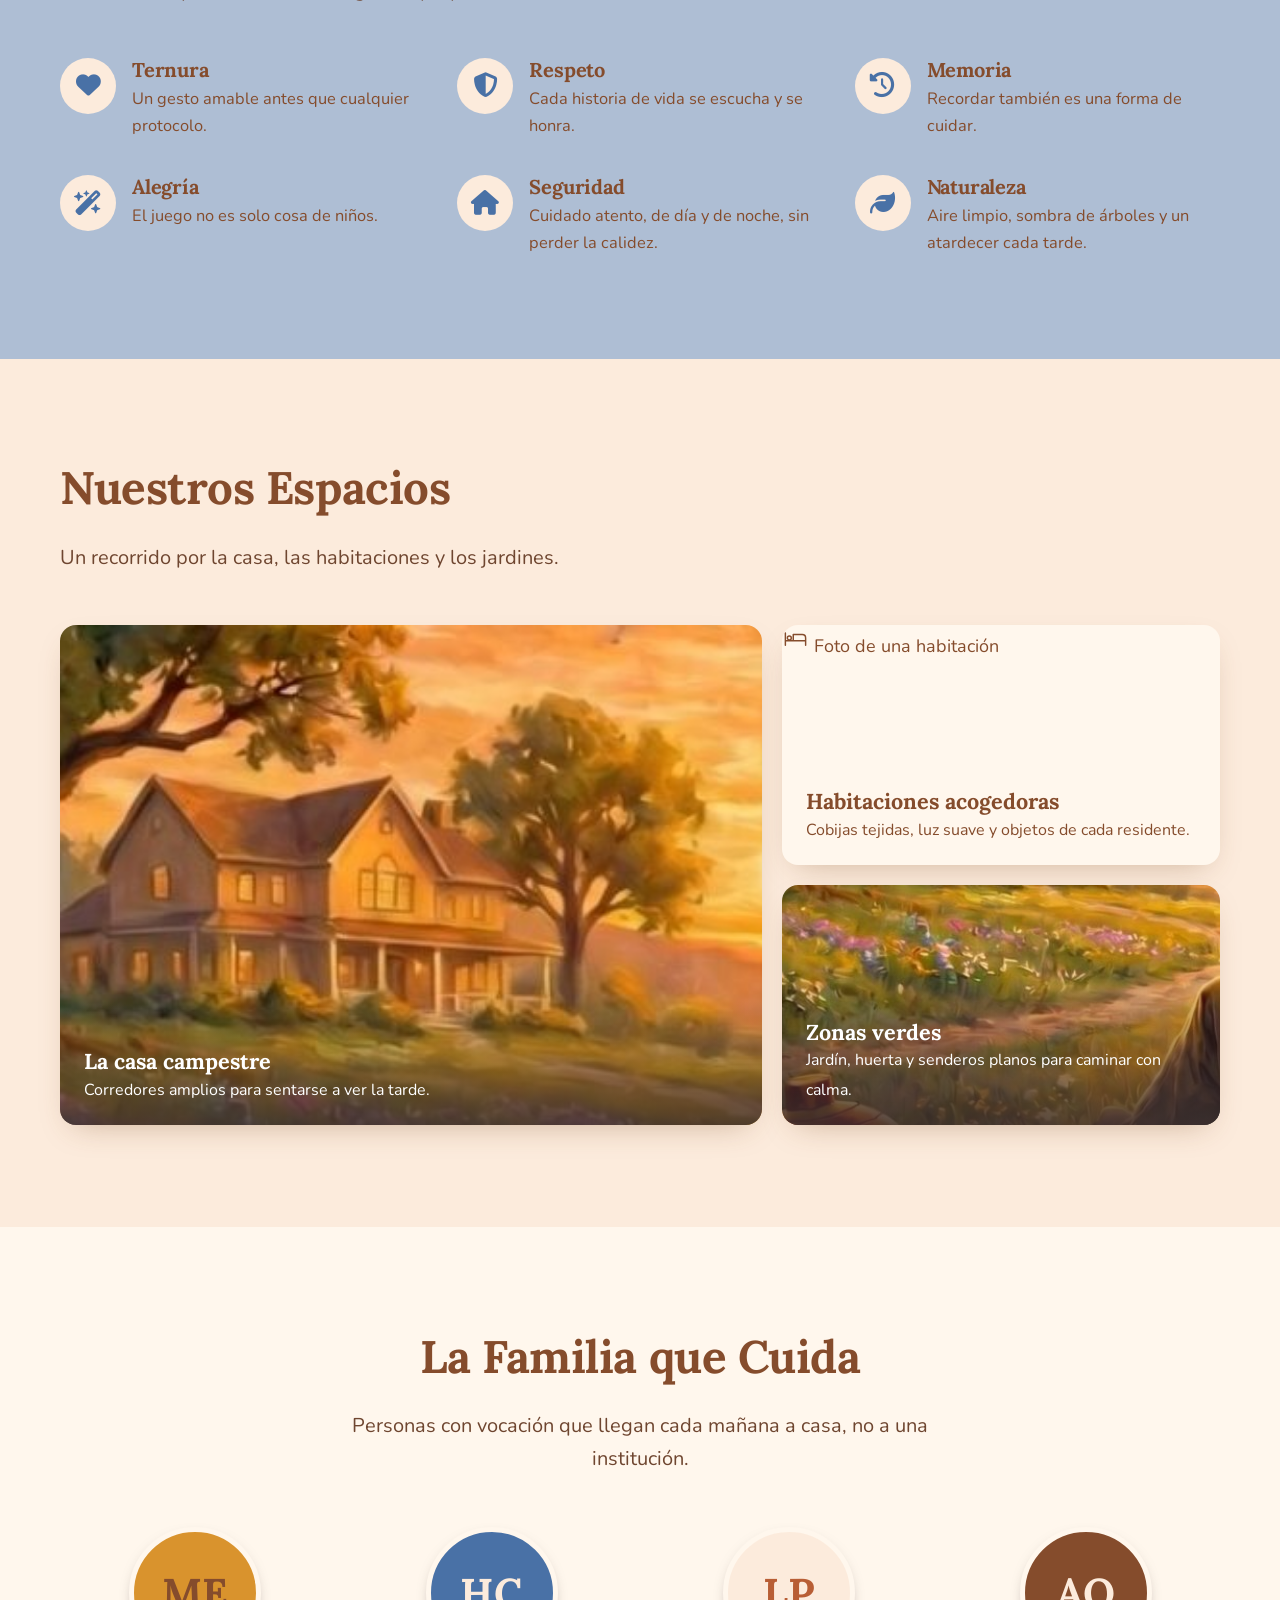
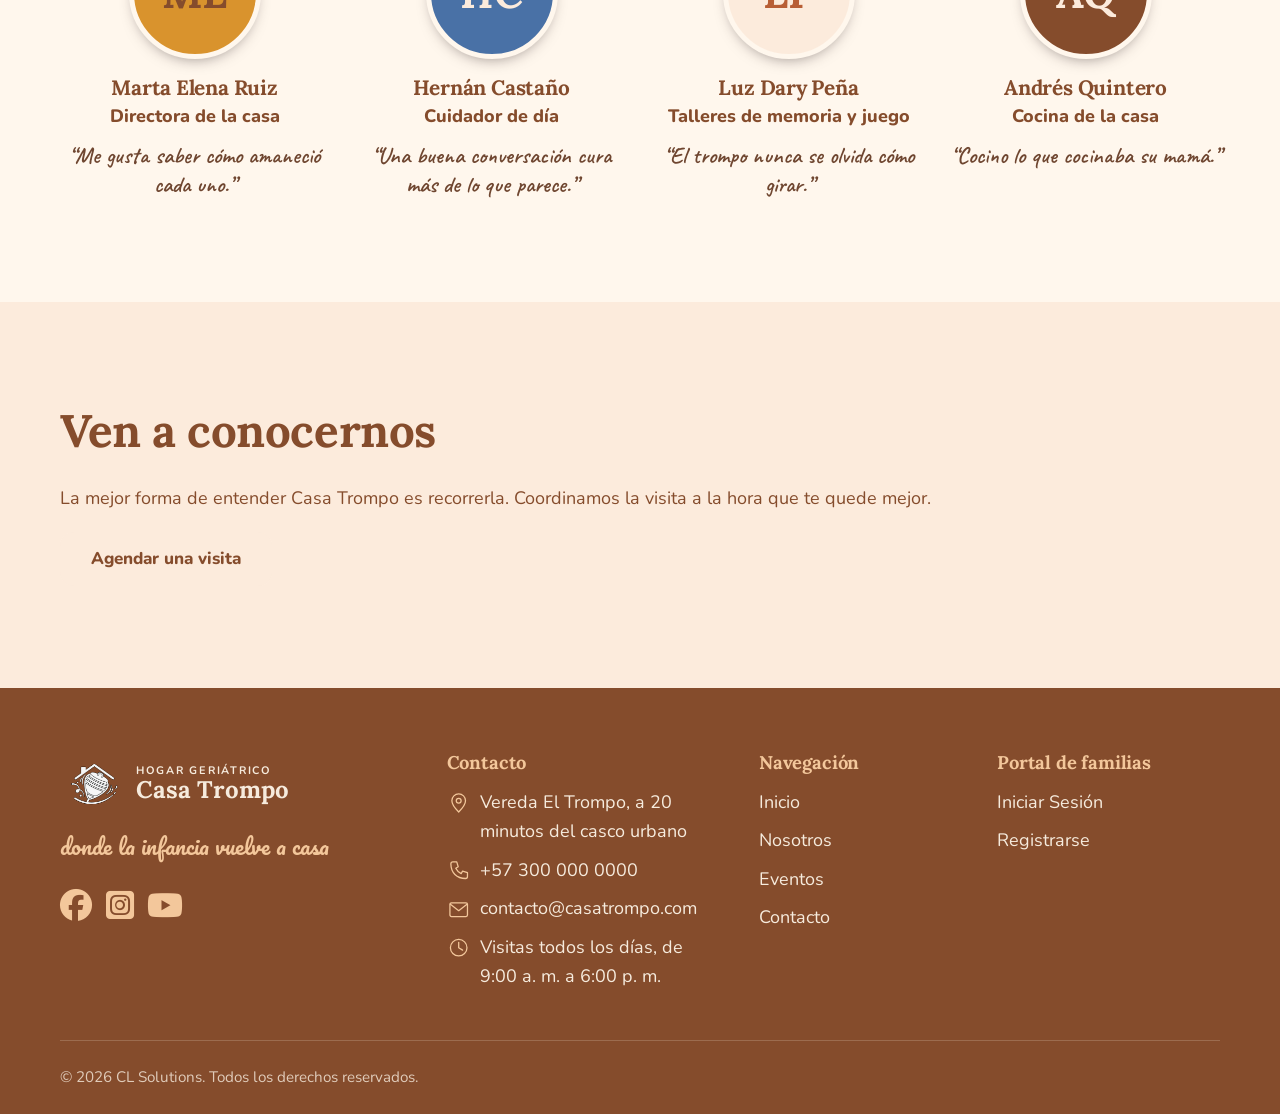
<file: casa-trompo/frontend/nosotros.html>
<!doctype html>
<html lang="es">
  <head>
    <!-- Metadatos de idioma, vista móvil, identidad visual y hojas de estilo. -->
    <meta charset="utf-8" />
    <meta name="viewport" content="width=device-width, initial-scale=1" />
    <title>Nosotros · Casa Trompo</title>
    <meta
      name="description"
      content="Conoce la filosofía, la misión, los espacios y el equipo humano de Casa Trompo, un hogar geriátrico de campo."
    />
    <meta name="theme-color" content="#FCEBDC" />
    <link rel="icon" type="image/png" href="img/Logo_Blanco_NOBG.png" />
    <link rel="icon" type="image/svg+xml" href="img/favicon.svg" />
    <link rel="preconnect" href="https://fonts.googleapis.com" />
    <link rel="preconnect" href="https://fonts.gstatic.com" crossorigin />
    <link
      href="https://fonts.googleapis.com/css2?family=Caveat:wght@600&family=Lora:wght@500;600;700&family=Nunito:wght@400;600;700;800&family=Pacifico&display=swap"
      rel="stylesheet"
    />
    <link
      rel="stylesheet"
      href="https://cdnjs.cloudflare.com/ajax/libs/font-awesome/6.7.2/css/all.min.css"
    />
    <link rel="stylesheet" href="css/General_Styles.css" />
    <link rel="stylesheet" href="css/nosotros.css" />
    <link rel="stylesheet" href="css/responsive.css" />
  </head>
  <body>
    <!-- Enlace de acceso rápido para navegar directamente al contenido principal. -->
    <a class="skip-link" href="#contenido">Saltar al contenido</a>

    <!-- Símbolos SVG reutilizables para los valores, espacios y datos de contacto. -->
    <svg class="svg-symbols" aria-hidden="true" focusable="false">
      <symbol id="i-heart" viewBox="0 0 48 48">
        <path
          d="M24 41C9 31 6 20 12 14.5c4-3.6 9-2 12 2.5 3-4.5 8-6.1 12-2.5 6 5.5 3 16.5-12 26.5z"
        />
      </symbol>
      <symbol id="i-trompo" viewBox="0 0 48 48">
        <path d="M15 17c0-6 18-6 18 0 0 14-5 24-9 29-4-5-9-15-9-29z" />
        <path d="M16 24c5 3 11 3 16 0M18 32c4 2.5 8 2.5 12 0" />
        <path d="M21 8h6v4h-6z" />
      </symbol>
      <symbol id="i-home" viewBox="0 0 48 48">
        <path d="M6 23L24 8l18 15" />
        <path d="M11 20v20h26V20" />
        <path d="M20 40V29h8v11" />
      </symbol>
      <symbol id="i-sun" viewBox="0 0 48 48">
        <circle cx="24" cy="24" r="8" />
        <path
          d="M24 6v5M24 37v5M6 24h5M37 24h5M11.5 11.5l3.5 3.5M33 33l3.5 3.5M11.5 36.5L15 33M33 15l3.5-3.5"
        />
      </symbol>
      <symbol id="i-sparkle" viewBox="0 0 48 48">
        <path d="M24 6l4 12 12 4-12 4-4 12-4-12-12-4 12-4z" />
      </symbol>
      <symbol id="i-shield" viewBox="0 0 48 48">
        <path d="M24 5l15 5v11c0 9-6 16-15 20C15 37 9 30 9 21V10z" />
        <path d="M17 23l5 5 9-10" />
      </symbol>
      <symbol id="i-leaf" viewBox="0 0 48 48">
        <path d="M10 38C8 22 18 9 40 8c1 22-10 32-26 31" />
        <path d="M10 38c6-10 12-16 22-20" />
      </symbol>
      <symbol id="i-bed" viewBox="0 0 48 48">
        <path d="M6 36V14M6 28h36v8M42 28v-5a6 6 0 0 0-6-6H20v11" />
        <circle cx="13" cy="23" r="3.5" />
      </symbol>
      <symbol id="i-pin" viewBox="0 0 48 48">
        <path d="M24 43c-9-9-14-16-14-23a14 14 0 0 1 28 0c0 7-5 14-14 23z" />
        <circle cx="24" cy="20" r="5" />
      </symbol>
      <symbol id="i-phone" viewBox="0 0 48 48">
        <path
          d="M12 6h8l3 10-5 3a24 24 0 0 0 11 11l3-5 10 3v8c0 2-2 4-4 4C20 40 8 28 8 10c0-2 2-4 4-4z"
        />
      </symbol>
      <symbol id="i-mail" viewBox="0 0 48 48">
        <rect x="6" y="10" width="36" height="28" rx="3" />
        <path d="M7 13l17 13 17-13" />
      </symbol>
      <symbol id="i-clock" viewBox="0 0 48 48">
        <circle cx="24" cy="24" r="17" />
        <path d="M24 13v11l8 5" />
      </symbol>
    </svg>

    <!-- Cabecera global con enlaces a las páginas y al portal familiar. -->
    <header class="site-header">
      <div class="container site-header__inner">
        <a
          class="brand"
          href="index.html"
          aria-label="Casa Trompo, ir al inicio"
        >
          <span class="logo-mark" aria-hidden="true"></span>
          <span class="brand__text">
            <span class="brand__kicker">Hogar geriátrico</span>
            <span class="brand__name">Casa Trompo</span>
          </span>
        </a>

        <button
          class="nav-toggle"
          type="button"
          aria-expanded="false"
          aria-controls="menu"
          aria-label="Abrir menú"
        >
          <span class="nav-toggle__bars" aria-hidden="true"></span>
        </button>

        <div class="site-nav" id="menu">
          <nav aria-label="Principal">
            <ul class="site-nav__links">
              <li><a href="index.html">Inicio</a></li>
              <li><a href="nosotros.html" aria-current="page">Nosotros</a></li>
              <li><a href="eventos.html">Eventos</a></li>
              <li><a href="contacto.html">Contacto</a></li>
            </ul>
          </nav>
          <div class="site-nav__actions">
            <a class="btn btn--outline btn--small" href="login.html"
              >Iniciar Sesión</a
            >
            <a class="btn btn--primary btn--small" href="registro.html"
              >Registrarse</a
            >
          </div>
        </div>
      </div>
    </header>

    <!-- Contenido principal que presenta la filosofía, los espacios y el equipo del hogar. -->
    <main id="contenido">
      <!-- Presentación de la filosofía de cuidado y la historia que inspira a Casa Trompo. -->
      <section class="page-hero" aria-labelledby="filosofia-titulo">
        <div class="container about-intro">
          <div>
            <h1 id="filosofia-titulo">
              Cada persona que llega trae una historia. Nosotros la honramos.
            </h1>
            <p class="lead">
              Casa Trompo nació de una idea simple: quien ha vivido tanto merece
              volver a sentir la calidez, el juego y la seguridad de la
              infancia.
            </p>
            <p>
              Por eso no tenemos pasillos fríos ni horarios de institución.
              Tenemos una casa, un jardín y tiempo para escuchar. Cada residente
              decide cómo quiere pasar su tarde, y alguien siempre está cerca
              para acompañarlo.
            </p>
            <p class="script">
              aquí nadie se queda esperando: todos vuelven a casa
            </p>
          </div>

          <figure class="arch">
            <img
              src="img/pareja.jpg"
              width="664"
              height="630"
              alt="Una pareja de abuelos abrazados, de espaldas, mirando el atardecer en el campo, con una muñeca de vestido rosado a su lado"
            />
          </figure>
        </div>
      </section>

      <!-- Misión y visión que describen el propósito y la proyección del hogar. -->
      <section class="section" aria-labelledby="mision-titulo">
        <div class="container">
          <div class="section-head">
            <h2 id="mision-titulo">Misión y visión</h2>
          </div>

          <div class="mv-grid">
            <article class="mv-card">
              <div class="icon-badge">
                <svg class="icon" aria-hidden="true">
                  <use href="#i-home" />
                </svg>
              </div>
              <h3>Nuestra misión</h3>
              <p>
                Acompañar a las personas mayores con respeto, cariño y atención
                profesional, en un hogar donde puedan jugar, recordar y sentirse
                seguras cada día.
              </p>
            </article>

            <article class="mv-card">
              <div class="icon-badge icon-badge--gold">
                <svg class="icon" aria-hidden="true"><use href="#i-sun" /></svg>
              </div>
              <h3>Nuestra visión</h3>
              <p>
                Ser el hogar de campo de referencia en la región por su trato
                humano: un lugar donde las familias encuentran tranquilidad y
                los residentes encuentran alegría.
              </p>
            </article>
          </div>
        </div>
      </section>

      <!-- Valores cotidianos que orientan el trato y las actividades de cuidado. -->
      <section class="section values-band" aria-labelledby="valores-titulo">
        <div class="container">
          <div class="section-head">
            <h2 id="valores-titulo">Lo que nos importa</h2>
            <p class="lead">
              Seis valores que se notan en los gestos pequeños de cada día.
            </p>
          </div>

          <ul class="values">
            <li class="value">
              <span class="icon-badge"
                ><i class="fa-solid fa-heart" aria-hidden="true"></i
              ></span>
              <div>
                <h3>Ternura</h3>
                <p>Un gesto amable antes que cualquier protocolo.</p>
              </div>
            </li>
            <li class="value">
              <span class="icon-badge"
                ><i class="fa-solid fa-shield-halved" aria-hidden="true"></i
              ></span>
              <div>
                <h3>Respeto</h3>
                <p>Cada historia de vida se escucha y se honra.</p>
              </div>
            </li>
            <li class="value">
              <span class="icon-badge"
                ><i class="fa-solid fa-clock-rotate-left" aria-hidden="true"></i
              ></span>
              <div>
                <h3>Memoria</h3>
                <p>Recordar también es una forma de cuidar.</p>
              </div>
            </li>
            <li class="value">
              <span class="icon-badge"
                ><i
                  class="fa-solid fa-wand-magic-sparkles"
                  aria-hidden="true"
                ></i
              ></span>
              <div>
                <h3>Alegría</h3>
                <p>El juego no es solo cosa de niños.</p>
              </div>
            </li>
            <li class="value">
              <span class="icon-badge"
                ><i class="fa-solid fa-house" aria-hidden="true"></i
              ></span>
              <div>
                <h3>Seguridad</h3>
                <p>Cuidado atento, de día y de noche, sin perder la calidez.</p>
              </div>
            </li>
            <li class="value">
              <span class="icon-badge"
                ><i class="fa-solid fa-leaf" aria-hidden="true"></i
              ></span>
              <div>
                <h3>Naturaleza</h3>
                <p>Aire limpio, sombra de árboles y un atardecer cada tarde.</p>
              </div>
            </li>
          </ul>
        </div>
      </section>

      <!-- Recorrido visual por los espacios de convivencia, descanso y naturaleza. -->
      <section class="section" aria-labelledby="espacios-titulo">
        <div class="container">
          <div class="section-head">
            <h2 id="espacios-titulo">Nuestros Espacios</h2>
            <p class="lead">
              Un recorrido por la casa, las habitaciones y los jardines.
            </p>
          </div>

          <!-- Las imágenes son recortes de la ilustración. Cámbialas por fotos reales del hogar. -->
          <div class="spaces">
            <figure class="space space--tall">
              <img
                src="img/casa.jpg"
                width="470"
                height="260"
                loading="lazy"
                class="space__image--house"
                alt="La casa campestre de madera con sus ventanas iluminadas, entre árboles y flores"
              />
              <figcaption>
                <strong>La casa campestre</strong
                ><span>Corredores amplios para sentarse a ver la tarde.</span>
              </figcaption>
            </figure>

            <figure class="space space--placeholder">
              <div
                class="photo-placeholder"
                role="img"
                aria-label="Espacio reservado para una foto de una habitación"
              >
                <svg class="icon" aria-hidden="true"><use href="#i-bed" /></svg>
                <span>Foto de una habitación</span>
              </div>
              <figcaption>
                <strong>Habitaciones acogedoras</strong
                ><span
                  >Cobijas tejidas, luz suave y objetos de cada residente.</span
                >
              </figcaption>
            </figure>

            <figure class="space">
              <img
                src="img/jardin.jpg"
                width="600"
                height="230"
                loading="lazy"
                alt="Un sendero de tierra que atraviesa un prado con flores silvestres"
              />
              <figcaption>
                <strong>Zonas verdes</strong
                ><span
                  >Jardín, huerta y senderos planos para caminar con
                  calma.</span
                >
              </figcaption>
            </figure>
          </div>
        </div>
      </section>

      <!-- Presentación de ejemplo del equipo y de sus funciones en la casa. -->
      <section class="section section--sand" aria-labelledby="equipo-titulo">
        <div class="container">
          <div class="section-head section-head--center">
            <h2 id="equipo-titulo">La Familia que Cuida</h2>
            <p class="lead">
              Personas con vocación que llegan cada mañana a casa, no a una
              institución.
            </p>
          </div>

          <!-- Nombres y frases de ejemplo. Sustituye los círculos con iniciales por <img> con la foto de cada persona. -->
          <div class="team-grid">
            <article class="member">
              <div class="avatar avatar--gold" aria-hidden="true">ME</div>
              <h3>Marta Elena Ruiz</h3>
              <p class="member__role">Directora de la casa</p>
              <p class="member__quote">
                “Me gusta saber cómo amaneció cada uno.”
              </p>
            </article>

            <article class="member">
              <div class="avatar avatar--blue" aria-hidden="true">HC</div>
              <h3>Hernán Castaño</h3>
              <p class="member__role">Cuidador de día</p>
              <p class="member__quote">
                “Una buena conversación cura más de lo que parece.”
              </p>
            </article>

            <article class="member">
              <div class="avatar avatar--cream" aria-hidden="true">LP</div>
              <h3>Luz Dary Peña</h3>
              <p class="member__role">Talleres de memoria y juego</p>
              <p class="member__quote">
                “El trompo nunca se olvida cómo girar.”
              </p>
            </article>

            <article class="member">
              <div class="avatar avatar--brown" aria-hidden="true">AQ</div>
              <h3>Andrés Quintero</h3>
              <p class="member__role">Cocina de la casa</p>
              <p class="member__quote">“Cocino lo que cocinaba su mamá.”</p>
            </article>
          </div>
        </div>
      </section>

      <!-- Invitación para conocer los espacios y coordinar una visita. -->
      <section class="section" aria-labelledby="invitacion-titulo">
        <div class="container">
          <div class="cta-band">
            <div>
              <h2 id="invitacion-titulo">Ven a conocernos</h2>
              <p>
                La mejor forma de entender Casa Trompo es recorrerla.
                Coordinamos la visita a la hora que te quede mejor.
              </p>
            </div>
            <a class="btn btn--cream" href="contacto.html?motivo=visita"
              >Agendar una visita</a
            >
          </div>
        </div>
      </section>
    </main>

    <!-- Pie global con información de contacto, navegación secundaria y derechos. -->
    <footer class="site-footer">
      <div class="container footer-grid">
        <div class="footer-brand">
          <a
            class="brand"
            href="index.html"
            aria-label="Casa Trompo, ir al inicio"
          >
            <span class="logo-mark" aria-hidden="true"></span>
            <span class="brand__text">
              <span class="brand__kicker">Hogar geriátrico</span>
              <span class="brand__name">Casa Trompo</span>
            </span>
          </a>
          <p class="script">donde la infancia vuelve a casa</p>
          <div class="footer-social" aria-label="Redes sociales">
            <a href="https://www.facebook.com/share/1K6i5qnbYf/" target="_blank" rel="noopener noreferrer" aria-label="Facebook">
              <i class="fa-brands fa-facebook" aria-hidden="true"></i>
            </a>
            <a href="https://www.instagram.com/hgcasatrompo/" target="_blank" rel="noopener noreferrer" aria-label="Instagram">
              <i class="fa-brands fa-square-instagram" aria-hidden="true"></i>
            </a>
            <a href="https://www.youtube.com/channel/UCef9Dt6jhXNS-B6FLd3jZgA" target="_blank" rel="noopener noreferrer" aria-label="YouTube">
              <i class="fa-brands fa-youtube" aria-hidden="true"></i>
            </a>
          </div>
        </div>

        <div>
          <h3>Contacto</h3>
          <ul class="footer-list">
            <li>
              <svg class="icon" aria-hidden="true"><use href="#i-pin" /></svg
              ><span>Vereda El Trompo, a 20 minutos del casco urbano</span>
            </li>
            <li>
              <svg class="icon" aria-hidden="true"><use href="#i-phone" /></svg
              ><a href="tel:+573000000000">+57 300 000 0000</a>
            </li>
            <li>
              <svg class="icon" aria-hidden="true"><use href="#i-mail" /></svg
              ><a href="mailto:contacto@casatrompo.com"
                >contacto@casatrompo.com</a
              >
            </li>
            <li>
              <svg class="icon" aria-hidden="true"><use href="#i-clock" /></svg
              ><span>Visitas todos los días, de 9:00 a. m. a 6:00 p. m.</span>
            </li>
          </ul>
        </div>

        <nav aria-label="Navegación del pie de página">
          <h3>Navegación</h3>
          <ul class="footer-list">
            <li><a href="index.html">Inicio</a></li>
            <li><a href="nosotros.html">Nosotros</a></li>
            <li><a href="eventos.html">Eventos</a></li>
            <li><a href="contacto.html">Contacto</a></li>
          </ul>
        </nav>

        <nav aria-label="Portal de familias">
          <h3>Portal de familias</h3>
          <ul class="footer-list">
            <li><a href="login.html">Iniciar Sesión</a></li>
            <li><a href="registro.html">Registrarse</a></li>
          </ul>
        </nav>
      </div>
      <div class="container footer-bottom">
        <p>
          © <span data-year>2026</span> CL Solutions. Todos los derechos
          reservados.
        </p>
      </div>
    </footer>

    <!-- Comportamientos compartidos: accesibilidad, navegación y elementos del pie. -->
    <script src="js/main.js"></script>
  </body>
</html>
</file>
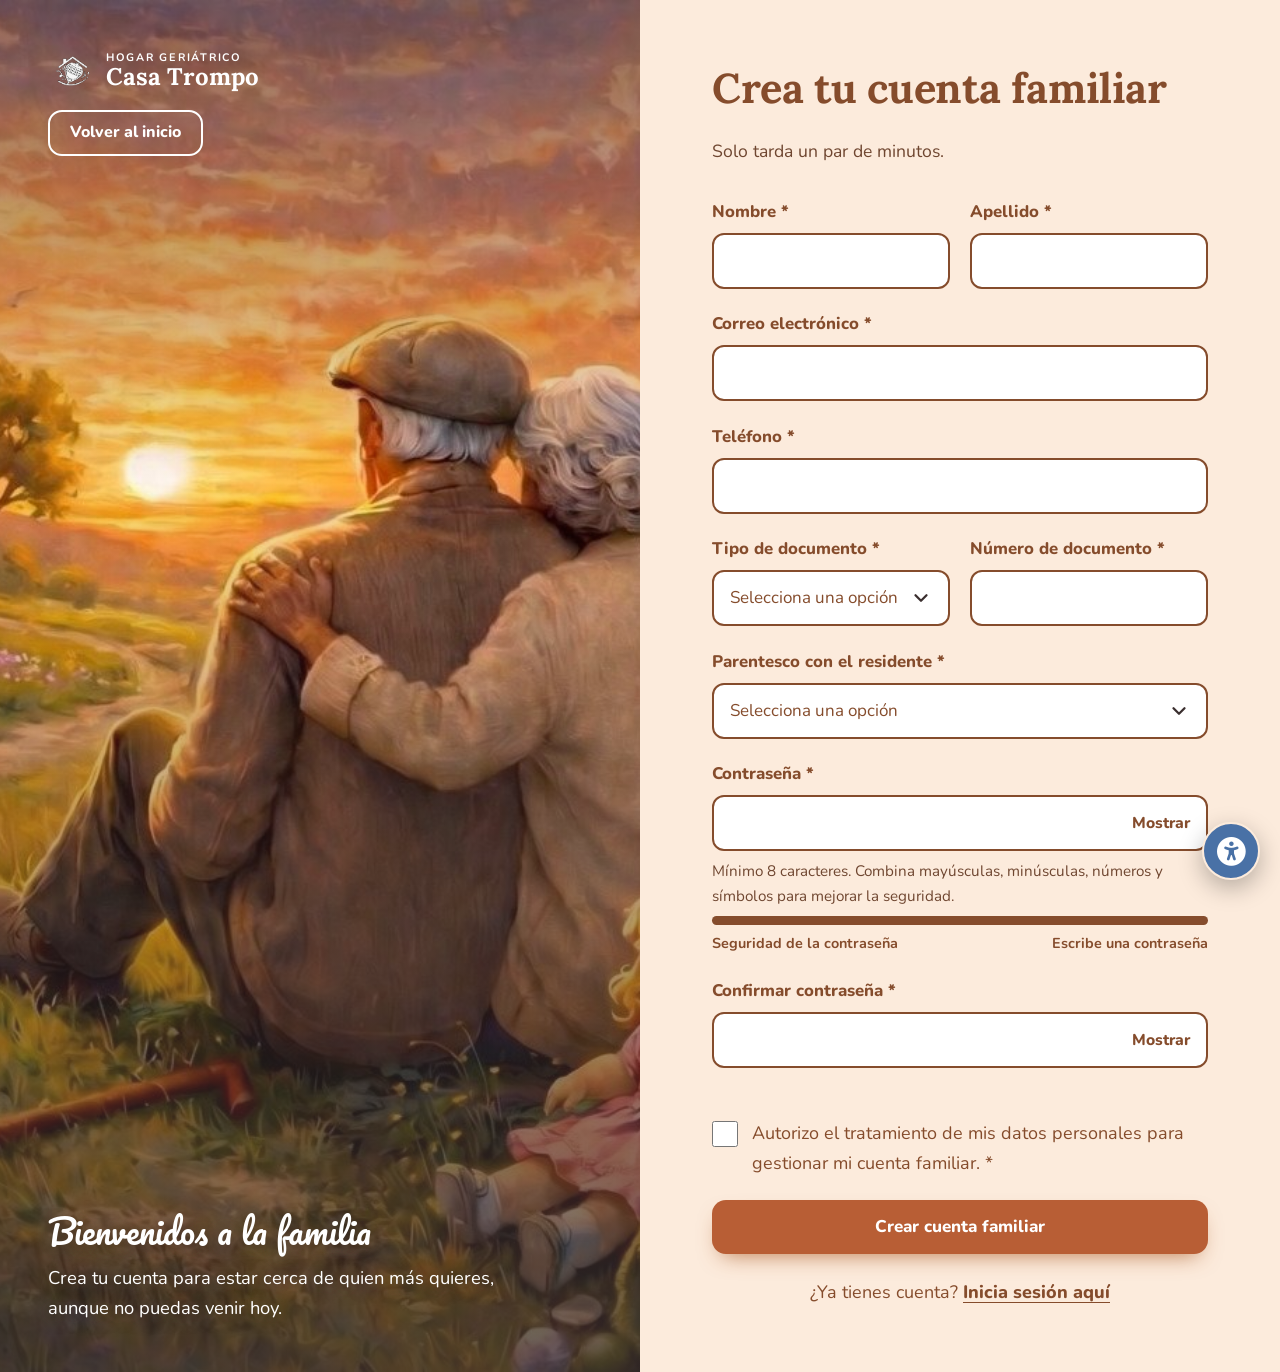
<file: casa-trompo/frontend/registro.html>
<!doctype html>
<html lang="es">
  <head>
    <!-- Metadatos de idioma, vista móvil, identidad visual y hojas de estilo. -->
    <meta charset="utf-8" />
    <meta name="viewport" content="width=device-width, initial-scale=1" />
    <title>Crear cuenta familiar · Casa Trompo</title>
    <meta
      name="description"
      content="Crea tu cuenta familiar en Casa Trompo para estar cerca de quien más quieres."
    />
    <meta name="theme-color" content="#FCEBDC" />
    <link rel="icon" type="image/png" href="img/Logo_Blanco_NOBG.png" />
    <link rel="icon" type="image/svg+xml" href="img/favicon.svg" />
    <link rel="preconnect" href="https://fonts.googleapis.com" />
    <link rel="preconnect" href="https://fonts.gstatic.com" crossorigin />
    <link
      href="https://fonts.googleapis.com/css2?family=Caveat:wght@600&family=Lora:wght@500;600;700&family=Nunito:wght@400;600;700;800&family=Pacifico&display=swap"
      rel="stylesheet"
    />
    <link
      rel="stylesheet"
      href="https://cdnjs.cloudflare.com/ajax/libs/font-awesome/6.7.2/css/all.min.css"
    />
    <link rel="stylesheet" href="css/General_Styles.css" />
    <link rel="stylesheet" href="css/registro.css" />
    <link rel="stylesheet" href="css/responsive.css" />
  </head>
  <body>
    <!-- Enlace de acceso rápido para saltar directamente al formulario. -->
    <a class="skip-link" href="#contenido">Saltar al formulario</a>

    <!-- Pantalla de registro dividida entre una bienvenida visual y la creación de cuenta. -->
    <div class="auth-split">
      <!-- Imagen de bienvenida y enlace de marca para volver al inicio. -->
      <aside class="auth-visual">
        <img
          src="img/hero-escena.jpg"
          width="1044"
          height="980"
          alt="Una pareja de abuelos abrazados mirando el atardecer en el campo, con un trompo, un carrito y una muñeca a su lado"
        />

        <div class="auth-visual__brand">
          <a
            class="brand"
            href="index.html"
            aria-label="Casa Trompo, volver al inicio"
          >
            <span class="logo-mark" aria-hidden="true"></span>
            <span class="brand__text">
              <span class="brand__kicker">Hogar geriátrico</span>
              <span class="brand__name">Casa Trompo</span>
            </span>
          </a>
          <a class="btn btn--outline btn--small" href="index.html"
            >Volver al inicio</a
          >
        </div>

        <div class="auth-visual__text">
          <p class="script">Bienvenidos a la familia</p>
          <p>
            Crea tu cuenta para estar cerca de quien más quieres, aunque no
            puedas venir hoy.
          </p>
        </div>
      </aside>

      <!-- Formulario para crear la cuenta y capturar los datos del familiar responsable. -->
      <main class="auth-form-wrap" id="contenido">
        <div class="auth-form">
          <h1>Crea tu cuenta familiar</h1>
          <p class="lead">Solo tarda un par de minutos.</p>

          <form
            data-demo-form
            data-success="Cuenta de demostración creada. Aquí se conectará el registro con el servidor."
          >
            <!-- Para conectarlo a tu servidor: agrega method="post" y action="tu-ruta" (PHP o Express) -->
            <!-- Datos personales y relación con la persona residente. -->
            <div class="form-row">
              <div class="field">
                <label for="nombre"
                  >Nombre
                  <span class="req" aria-hidden="true">*</span></label
                >
                <input
                  class="input"
                  id="nombre"
                  name="nombre"
                  type="text"
                  autocomplete="given-name"
                  required
                />
              </div>

              <div class="field">
                <label for="apellido"
                  >Apellido
                  <span class="req" aria-hidden="true">*</span></label
                >
                <input
                  class="input"
                  id="apellido"
                  name="apellido"
                  type="text"
                  autocomplete="family-name"
                  required
                />
              </div>
            </div>

            <div class="field">
              <label for="correo"
                >Correo electrónico
                <span class="req" aria-hidden="true">*</span></label
              >
              <input
                class="input"
                id="correo"
                name="correo"
                type="email"
                autocomplete="email"
                required
              />
            </div>

            <div class="field">
              <label for="telefono"
                >Teléfono <span class="req" aria-hidden="true">*</span></label
              >
              <input
                class="input"
                id="telefono"
                name="telefono"
                type="tel"
                autocomplete="tel"
                inputmode="tel"
                required
              />
            </div>

            <div class="form-row">
              <div class="field">
                <label for="tipo-documento"
                  >Tipo de documento
                  <span class="req" aria-hidden="true">*</span></label
                >
                <select
                  class="select"
                  id="tipo-documento"
                  name="tipo_documento"
                  required
                >
                  <option value="" disabled selected>
                    Selecciona una opción
                  </option>
                  <option value="cc">Cédula de ciudadanía</option>
                  <option value="ti">Tarjeta de identidad</option>
                  <option value="ce">Cédula de extranjería</option>
                  <option value="pasaporte">Pasaporte</option>
                  <option value="ppt">Permiso por Protección Temporal (PPT)</option>
                  <option value="otro">Otro</option>
                </select>
              </div>

              <div class="field">
                <label for="documento"
                  >Número de documento
                  <span class="req" aria-hidden="true">*</span></label
                >
                <input
                  class="input"
                  id="documento"
                  name="documento"
                  type="text"
                  autocomplete="off"
                  required
                />
              </div>
            </div>

            <div class="field">
              <label for="parentesco"
                >Parentesco con el residente
                <span class="req" aria-hidden="true">*</span></label
              >
              <select class="select" id="parentesco" name="parentesco" required>
                <option value="" disabled selected>
                  Selecciona una opción
                </option>
                <option>Hijo o hija</option>
                <option>Nieto o nieta</option>
                <option>Esposo o esposa</option>
                <option>Hermano o hermana</option>
                <option>Sobrino o sobrina</option>
                <option>Otro familiar o allegado</option>
              </select>
            </div>

            <!-- Credenciales de acceso; los controles permiten revelar la contraseña de forma temporal. -->
            <div class="field">
              <label for="password"
                >Contraseña <span class="req" aria-hidden="true">*</span></label
              >
              <div class="password">
                <input
                  class="input"
                  id="password"
                  name="password"
                  type="password"
                  autocomplete="new-password"
                  minlength="8"
                  required
                  aria-describedby="password-ayuda password-strength-label"
                />
                <button
                  class="password__toggle"
                  type="button"
                  data-toggle-password="password"
                  aria-pressed="false"
                  aria-label="Mostrar contraseña"
                >
                  Mostrar
                </button>
              </div>
              <span class="hint" id="password-ayuda"
                >Mínimo 8 caracteres. Combina mayúsculas, minúsculas, números y
                símbolos para mejorar la seguridad.</span
              >
              <div
                class="password-strength"
                id="password-strength"
                role="meter"
                aria-label="Seguridad de la contraseña"
                aria-valuemin="0"
                aria-valuemax="6"
                aria-valuenow="0"
                aria-valuetext="Sin evaluar"
                data-strength="empty"
              >
                <span class="password-strength__bar"></span>
              </div>
              <div class="password-strength__meta">
                <span>Seguridad de la contraseña</span>
                <span id="password-strength-label" aria-live="polite"
                  >Escribe una contraseña</span
                >
              </div>
            </div>

            <div class="field">
              <label for="confirm"
                >Confirmar contraseña
                <span class="req" aria-hidden="true">*</span></label
              >
              <div class="password">
                <input
                  class="input"
                  id="confirm"
                  name="confirm"
                  type="password"
                  autocomplete="new-password"
                  minlength="8"
                  required
                  aria-describedby="confirm-error"
                />
                <button
                  class="password__toggle"
                  type="button"
                  data-toggle-password="confirm"
                  aria-pressed="false"
                  aria-label="Mostrar confirmación de contraseña"
                >
                  Mostrar
                </button>
              </div>
              <p class="field-error" id="confirm-error" aria-live="polite"></p>
            </div>

            <!-- Autorización requerida para el tratamiento de datos personales. -->
            <div class="check">
              <input type="checkbox" id="datos" name="datos" required />
              <label for="datos"
                >Autorizo el tratamiento de mis datos personales para gestionar
                mi cuenta familiar.
                <span class="req" aria-hidden="true">*</span></label
              >
            </div>

            <button class="btn btn--primary btn--block" type="submit">
              Crear cuenta familiar
            </button>
            <p class="form-status" role="status" tabindex="-1" hidden></p>
          </form>

          <p class="auth-alt">
            ¿Ya tienes cuenta? <a href="login.html">Inicia sesión aquí</a>
          </p>
        </div>
      </main>
    </div>

    <!-- Comportamientos compartidos: accesibilidad, navegación y validación de formularios. -->
    <script src="js/main.js"></script>
  </body>
</html>
</file>
<file: frontend/css/General_Styles.css>
/* TOKENS */
:root {
  /* Paleta establecida */
  --color-blue: #4971a6;
  --color-gold: #d9932d;
  --color-cream: #fcebdc;
  --color-brown: #854c2c;
  --color-orange: #b85e35;

  /* Roles semanticos basados en la paleta */
  --color-bg: var(--color-cream);
  --color-surface: #fff7ed;
  --color-accent: var(--color-orange);
  --color-sage: var(--color-blue);
  --color-ink: var(--color-brown);

  /* Variantes semanticas */
  --color-ink-soft: #6f4630;
  --color-accent-deep: #854c2c;
  --color-accent-soft: #e9b99d;
  --color-sage-soft: #aebed4;
  --color-gold-soft: #e6b766;
  --color-paper: #fff7ed;
  --color-kraft: #d9932d;
  --color-border: #854c2c;
  --color-line: #dfc4a8;

  /* Cielo de la ilustración (fondos del hero y del login) */
  --sky-top: #4971a6;
  --sky-mid: #4971a6;
  --sky-glow: #fcebdc;
  --sky-sun: #d9932d;

  /* Tipografia */
  --font-serif: "Montserrat", system-ui, -apple-system, "Segoe UI", sans-serif;
  --font-sans: "Montserrat", system-ui, -apple-system, "Segoe UI", sans-serif;
  --font-script: "Pacifico", "Segoe Script", cursive;

  /* Forma y sombra */
  --radius-sm: 12px;
  --radius-md: 16px;
  --shadow-soft: 0 12px 32px -14px rgba(120, 70, 30, 0.38);
  --shadow-lift: 0 22px 44px -16px rgba(120, 70, 30, 0.5);

  /* Layout */
  --container: 1160px;
  --header-h: 76px;
  --focus: var(--color-accent-deep);
}

/* BASE */
*,
*::before,
*::after {
  box-sizing: border-box;
}

html {
  scroll-behavior: smooth;
  -webkit-text-size-adjust: 100%;
}

.svg-symbols {
  position: absolute;
  width: 0;
  height: 0;
  overflow: hidden;
}

body {
  margin: 0;
  background: var(--color-bg);
  color: var(--color-ink);
  font-family: var(--font-sans);
  font-size: 1.125rem; /*18px*/
  line-height: 1.65;
  -webkit-font-smoothing: antialiased;
}

img,
svg {
  max-width: 100%;
}
img {
  display: block;
}

h1,
h2,
h3,
h4 {
  margin: 0 0 0.6em;
  font-family: var(--font-serif);
  font-weight: 700;
  line-height: 1.15;
  letter-spacing: -0.01em;
}
h1 {
  font-size: clamp(2.3rem, 4.6vw + 0.8rem, 3.8rem);
}
h2 {
  font-size: clamp(1.9rem, 2.6vw + 1rem, 2.85rem);
}
h3 {
  font-size: clamp(1.3rem, 1vw + 1rem, 1.6rem);
}

p {
  margin: 0 0 1em;
}
a {
  color: var(--color-accent-deep);
  text-underline-offset: 0.2em;
}
a:hover {
  color: var(--color-ink);
}

:focus-visible {
  outline: 3px solid var(--focus);
  outline-offset: 3px;
  border-radius: 4px;
}

.visually-hidden {
  position: absolute !important;
  width: 1px;
  height: 1px;
  overflow: hidden;
  clip: rect(0 0 0 0);
  white-space: nowrap;
}

.skip-link {
  position: fixed;
  top: 0.75rem;
  left: 0.75rem;
  z-index: 100;
  padding: 0.75rem 1.25rem;
  background: var(--color-ink);
  color: #fff;
  border-radius: var(--radius-sm);
  transform: translateY(-200%);
}
.skip-link:focus {
  transform: none;
  color: #fff;
}

.container {
  width: min(100% - 2.5rem, var(--container));
  margin-inline: auto;
}

.section {
  padding-block: clamp(4rem, 8vw, 7rem);
}
.section--compact-top {
  padding-top: 0;
}
.section--sand {
  background: var(--color-surface);
}

.section-head {
  max-width: 40rem;
  margin-bottom: clamp(2rem, 4vw, 3.25rem);
}
.section-head--center {
  margin-inline: auto;
  text-align: center;
}
.lead {
  font-size: 1.25rem;
  color: var(--color-ink-soft);
}

.script {
  font-family: var(--font-script);
  font-weight: 400;
  line-height: 1.3;
  letter-spacing: 0;
}

em {
  font-family: var(--font-script);
  font-style: normal;
}

/* LOGO */
.logo-mark {
  display: inline-block;
  flex: none;
  width: 48px;
  height: 48px;
  background: url("../img/Logo_Negro_NOBG.png") center / contain no-repeat;
}

.site-header.is-transparent:not(.is-scrolled):not(.is-open) .logo-mark,
.hero__text .logo-mark,
.auth-visual .brand .logo-mark,
.site-footer .logo-mark {
  background-image: url("../img/Logo_Blanco_NOBG.png");
}

/* BOTONES */
.icon {
  display: inline-flex;
  align-items: center;
  justify-content: center;
  width: 1.5em;
  height: 1.5em;
  font-size: 1em;
  fill: none;
  stroke: currentColor;
  stroke-width: 2.6;
  stroke-linecap: round;
  stroke-linejoin: round;
  flex: none;
}

.icon-badge {
  display: grid;
  place-items: center;
  width: 72px;
  height: 72px;
  border-radius: 50%;
  background: var(--color-accent-soft);
  color: var(--color-accent-deep);
}

.icon-badge .icon {
  width: 38px;
  height: 38px;
  font-size: 38px;
}

.avatar {
  display: grid;
  place-items: center;
  flex: none;
  width: 60px;
  height: 60px;
  border-radius: 50%;
  background: var(--avatar-bg, var(--color-accent-soft));
  color: var(--avatar-ink, var(--color-accent-deep));
  border: 3px solid var(--color-paper);
  box-shadow: 0 6px 14px -6px rgba(59, 47, 47, 0.5);
  font: 700 1.35rem/1 var(--font-serif);
}
.avatar--gold {
  --avatar-bg: var(--color-gold);
  --avatar-ink: var(--color-brown);
}
.avatar--blue {
  --avatar-bg: var(--color-blue);
  --avatar-ink: var(--color-cream);
}
.avatar--cream {
  --avatar-bg: var(--color-cream);
  --avatar-ink: var(--color-orange);
}
.avatar--brown {
  --avatar-bg: var(--color-brown);
  --avatar-ink: var(--color-cream);
}

.btn {
  display: inline-flex;
  align-items: center;
  justify-content: center;
  gap: 0.5em;
  min-height: 54px;
  padding: 0.75em 1.7em;
  border: 2px solid transparent;
  border-radius: 14px;
  font: 800 1.0625rem/1.2 var(--font-sans);
  text-decoration: none;
  text-align: center;
  cursor: pointer;
  transition:
    transform 0.15s ease,
    background-color 0.2s ease,
    box-shadow 0.2s ease,
    color 0.2s ease;
}
.btn:hover {
  transform: translateY(-2px);
}
.btn:active {
  transform: translateY(0);
}

.btn--primary {
  background: var(--color-accent);
  color: #fff;
  box-shadow: 0 10px 22px -10px rgba(163, 78, 23, 0.75);
}
.btn--primary:hover {
  background: var(--color-accent-deep);
  color: #fff;
}

.btn--cream {
  background: var(--color-bg);
  color: var(--color-ink);
}
.btn--cream:hover {
  background: #fff;
  color: var(--color-ink);
}

.btn--sage {
  background: var(--color-sage);
  color: #fff;
}
.btn--sage:hover {
  background: #365785;
  color: #fff;
}

.btn--outline {
  border-color: currentColor;
  background: transparent;
  color: inherit;
}
.btn--outline:hover {
  background: rgba(255, 255, 255, 0.14);
  color: inherit;
}

.btn--small {
  min-height: 46px;
  padding: 0.5em 1.25em;
  font-size: 1rem;
}
.btn--block {
  width: 100%;
}

/* CABECERA */
.site-header {
  position: fixed;
  top: 0;
  left: 0;
  right: 0;
  z-index: 50;
  height: var(--header-h);
  background: rgba(252, 235, 220, 0.96);
  color: var(--color-ink);
  box-shadow:
    0 1px 0 rgba(59, 47, 47, 0.08),
    0 10px 28px -20px rgba(120, 70, 30, 0.6);
  -webkit-backdrop-filter: blur(8px);
  backdrop-filter: blur(8px);
  transition:
    background-color 0.3s ease,
    box-shadow 0.3s ease,
    color 0.3s ease;
}
.site-header.is-transparent:not(.is-scrolled):not(.is-open) {
  background: transparent;
  color: #fff;
  box-shadow: none;
  -webkit-backdrop-filter: none;
  backdrop-filter: none;
  --focus: #ffe3c7;
}

.site-header__inner {
  display: flex;
  align-items: center;
  justify-content: space-between;
  height: 100%;
  gap: 1.5rem;
}

.brand {
  display: inline-flex;
  align-items: center;
  gap: 0.75rem;
  color: inherit;
  text-decoration: none;
}
.brand:hover {
  color: inherit;
}
.brand .logo-mark {
  width: 46px;
  height: 46px;
}
.brand__text {
  display: grid;
  line-height: 1.1;
}
.brand__kicker {
  font-size: 0.68rem;
  font-weight: 700;
  letter-spacing: 0.16em;
  text-transform: uppercase;
}
.brand__name {
  font: 700 1.5rem/1.1 var(--font-serif);
}

.site-nav {
  display: flex;
  align-items: center;
  gap: 2.25rem;
}
.site-nav__links {
  display: flex;
  align-items: center;
  gap: 1.75rem;
  margin: 0;
  padding: 0;
  list-style: none;
}
.site-nav__links a {
  display: inline-block;
  padding: 0.4rem 0.1rem;
  color: inherit;
  font-weight: 700;
  text-decoration: none;
  background: linear-gradient(currentColor, currentColor) left bottom / 0 2px
    no-repeat;
  transition: background-size 0.25s ease;
}
.site-nav__links a:hover,
.site-nav__links a[aria-current="page"] {
  background-size: 100% 2px;
  color: inherit;
}
.site-header.is-transparent:not(.is-scrolled):not(.is-open) .site-nav__links a {
  text-shadow: 0 1px 10px rgba(59, 47, 47, 0.6);
}

.site-nav__actions {
  display: flex;
  align-items: center;
  gap: 0.75rem;
}
.site-header.is-transparent:not(.is-scrolled):not(.is-open)
  .site-nav__actions
  .btn--outline {
  border-color: #fff;
}

.nav-toggle {
  display: none;
  align-items: center;
  justify-content: center;
  width: 52px;
  height: 52px;
  padding: 0;
  border: 0;
  border-radius: var(--radius-sm);
  background: transparent;
  color: inherit;
  cursor: pointer;
}
.nav-toggle__bars,
.nav-toggle__bars::before,
.nav-toggle__bars::after {
  display: block;
  width: 26px;
  height: 3px;
  border-radius: 2px;
  background: currentColor;
  transition:
    transform 0.25s ease,
    background-color 0.2s ease;
}
.nav-toggle__bars {
  position: relative;
}
.nav-toggle__bars::before,
.nav-toggle__bars::after {
  content: "";
  position: absolute;
  left: 0;
}
.nav-toggle__bars::before {
  top: -9px;
}
.nav-toggle__bars::after {
  top: 9px;
}
.nav-toggle[aria-expanded="true"] .nav-toggle__bars {
  background: transparent;
}
.nav-toggle[aria-expanded="true"] .nav-toggle__bars::before {
  transform: translateY(9px) rotate(45deg);
}
.nav-toggle[aria-expanded="true"] .nav-toggle__bars::after {
  transform: translateY(-9px) rotate(-45deg);
}

/* PIE DE PÁGINA */
.site-footer {
  background: var(--color-ink);
  color: #f6ebdd;
  --focus: #ffe3c7;
}
.site-footer a {
  color: #f6ebdd;
  text-decoration: none;
}
.site-footer a:hover {
  color: #fff;
  text-decoration: none;
}
.footer-grid {
  display: grid;
  grid-template-columns: 1.4fr 1.1fr 0.8fr 0.9fr;
  gap: 2.5rem;
  padding-block: 4rem 3rem;
}
.footer-brand .brand {
  margin-bottom: 1rem;
}
.footer-brand .brand .logo-mark {
  width: 64px;
  height: 64px;
}
.footer-brand .script {
  margin: 0;
  font-size: 1.35rem;
  color: #f3c79b;
}
.site-footer h3 {
  margin-bottom: 0.9rem;
  font-size: 1.15rem;
  color: #f3c79b;
}
.footer-list {
  margin: 0;
  padding: 0;
  list-style: none;
  display: grid;
  gap: 0.55rem;
}
.footer-list li {
  display: flex;
  gap: 0.65rem;
  align-items: flex-start;
}
.footer-list .icon {
  width: 1.3em;
  height: 1.3em;
  font-size: 1.3em;
  margin-top: 0.2em;
  color: #f3c79b;
}
.footer-list .icon:hover {
  transform: translateY(-2px);
}
.footer-list .icon:active {
  transform: translateY(0);
}
.footer-social {
  display: flex;
  align-items: center;
  gap: 0.85rem;
  margin-top: 1.25rem;
}
.footer-social i {
  color: #f3c79b;
  font-size: 2rem  ;
  line-height: 1;
  justify-content: space-between;
  transform: translateY(9px)
}
.footer-bottom {
  padding-block: 1.5rem;
  border-top: 1px solid rgba(246, 235, 221, 0.2);
  font-size: 0.95rem;
  color: rgba(246, 235, 221, 0.8);
}
.footer-bottom p {
  margin: 0;
}

/* FORMULARIOS */
.field {
  display: grid;
  gap: 0.45rem;
  margin-bottom: 1.35rem;
}
.field label,
.field .label {
  font-weight: 800;
  font-size: 1.05rem;
}
.field .req {
  color: var(--color-accent-deep);
}
.hint {
  font-size: 0.95rem;
  color: var(--color-ink-soft);
}

.input,
.select,
.textarea {
  width: 100%;
  min-height: 56px;
  padding: 0.75rem 1rem;
  background: #fff;
  color: var(--color-ink);
  border: 2px solid var(--color-border);
  border-radius: var(--radius-sm);
  font: inherit;
  font-size: 1.0625rem;
  transition:
    border-color 0.2s ease,
    box-shadow 0.2s ease;
}
.textarea {
  min-height: 150px;
  resize: vertical;
  line-height: 1.5;
}
.select {
  appearance: none;
  -webkit-appearance: none;
  padding-right: 3rem;
  background-image: url("data:image/svg+xml,%3Csvg xmlns='http://www.w3.org/2000/svg' viewBox='0 0 24 24' fill='none' stroke='%233B2F2F' stroke-width='2.5' stroke-linecap='round' stroke-linejoin='round'%3E%3Cpath d='m6 9 6 6 6-6'/%3E%3C/svg%3E");
  background-repeat: no-repeat;
  background-position: right 1rem center;
  background-size: 22px;
}
.input::placeholder,
.textarea::placeholder {
  color: #85746a;
}
.input:focus,
.select:focus,
.textarea:focus {
  outline: 3px solid var(--focus);
  outline-offset: 2px;
  border-color: var(--color-ink);
}
.input:user-invalid,
.select:user-invalid,
.textarea:user-invalid {
  border-color: var(--color-orange);
}

.password {
  position: relative;
}
.password .input {
  padding-right: 6rem;
}
.password__toggle {
  position: absolute;
  top: 50%;
  right: 0.4rem;
  transform: translateY(-50%);
  min-width: 5rem;
  min-height: 46px;
  padding: 0 0.75rem;
  border: 0;
  border-radius: 10px;
  background: transparent;
  color: var(--color-accent-deep);
  font: 800 0.98rem var(--font-sans);
  cursor: pointer;
}
.password__toggle:hover {
  background: var(--color-accent-soft);
}
.password-strength {
  height: 0.55rem;
  overflow: hidden;
  border-radius: 999px;
  background: var(--color-border);
}
.password-strength__bar {
  display: block;
  width: 0;
  height: 100%;
  background: #a82f08;
}
.password-strength[data-strength="fair"] .password-strength__bar {
  background: #c17a17;
}
.password-strength[data-strength="good"] .password-strength__bar {
  background: #8b8b21;
}
.password-strength[data-strength="strong"] .password-strength__bar {
  background: #39734b;
}
.password-strength__meta {
  display: flex;
  justify-content: space-between;
  gap: 1rem;
  font-size: 0.9rem;
  font-weight: 700;
}

.field-error {
  min-height: 1.4em;
  margin: 0;
  font-size: 0.98rem;
  font-weight: 700;
  color: #a82f08;
}

.check {
  display: flex;
  align-items: flex-start;
  gap: 0.85rem;
  margin-bottom: 1.35rem;
}
.check input {
  flex: none;
  width: 1.65rem;
  height: 1.65rem;
  margin: 0.1rem 0 0;
  accent-color: var(--color-accent-deep);
  cursor: pointer;
}
.check label {
  cursor: pointer;
}

.form-row {
  display: grid;
  grid-template-columns: 1fr 1fr;
  gap: 0 1.25rem;
}

.form-status {
  margin: 1.25rem 0 0;
  padding: 1rem 1.2rem;
  border-radius: var(--radius-sm);
  background: var(--color-sage-soft);
  color: #2b4228;
  font-weight: 700;
}

.form-card,
.info-card {
  padding: clamp(1.5rem, 4vw, 2.75rem);
  border-radius: var(--radius-md);
  box-shadow: var(--shadow-soft);
}
.form-card {
  background: var(--color-paper);
  border: 1px solid var(--color-line);
}
.info-card {
  background: var(--color-surface);
}
.form-card h2,
.info-card h2 {
  font-size: 1.75rem;
}

.a11y-toggle {
  position: fixed;
  right: 1.25rem;
  bottom: 1.25rem;
  z-index: 1000;
  display: grid;
  place-items: center;
  width: 58px;
  height: 58px;
  padding: 0.65rem;
  border: 2px solid var(--color-cream);
  border-radius: 999px;
  background: var(--color-blue);
  color: #fff;
  box-shadow: 0 8px 24px rgba(0, 0, 0, 0.28);
  font: 800 1rem/1 var(--font-sans);
  cursor: pointer;
  transition:
    background-color 0.2s ease,
    transform 0.2s ease;
}

.a11y-toggle i {
  font-size: 1.8rem;
}

.a11y-toggle:hover {
  background: var(--color-brown);
  transform: translateY(-2px);
}

.a11y-panel {
  position: fixed;
  right: 1.25rem;
  bottom: 5.25rem;
  z-index: 1000;
  width: min(22rem, calc(100vw - 2.5rem));
  padding: 1.25rem;
  border: 2px solid var(--color-line);
  border-radius: var(--radius-md);
  background: var(--color-surface);
  color: var(--color-ink);
  box-shadow: var(--shadow-lift);
}

.a11y-panel[hidden] {
  display: none;
}

.a11y-panel h2 {
  margin-bottom: 1rem;
  font-size: 1.35rem;
  color: var(--color-brown);
}

.a11y-options {
  display: grid;
  gap: 0.65rem;
}

.a11y-option {
  min-height: 48px;
  padding: 0.65rem 0.85rem;
  border: 2px solid var(--color-line);
  border-radius: 10px;
  background: var(--color-bg);
  color: var(--color-ink);
  font: 800 1rem var(--font-sans);
  text-align: left;
  cursor: pointer;
  transition:
    background-color 0.2s ease,
    border-color 0.2s ease,
    color 0.2s ease;
}

.a11y-option:hover:not(:disabled) {
  border-color: var(--color-accent-deep);
  background: var(--color-accent-soft);
}

.a11y-option[aria-pressed="true"] {
  border-color: var(--color-blue);
  background: var(--color-blue);
  color: #fff;
}

.a11y-option:disabled {
  background: #f3e9df;
  border-style: dashed;
  color: #746456;
  cursor: not-allowed;
}

.a11y-note {
  margin: -0.35rem 0 0.25rem;
  color: var(--color-ink-soft);
  font-size: 0.9rem;
}

.a11y-reset {
  width: 100%;
  margin-top: 0.85rem;
}

body.a11y-high-contrast {
  --color-bg: #fff;
  --color-surface: #fff;
  --color-paper: #fff;
  --color-accent: #000;
  --color-accent-soft: #eee;
  --color-gold: #000;
  --color-gold-soft: #eee;
  --color-sage: #000;
  --color-sage-soft: #eee;
  --color-ink: #000;
  --color-ink-soft: #000;
  --color-accent-deep: #000;
  --color-border: #000;
  --color-line: #000;
  --focus: #000;
  background: #fff;
  color: #000;
}

body.a11y-high-contrast a {
  color: #000;
  text-decoration: underline;
  text-decoration-thickness: 2px;
}

body.a11y-high-contrast .site-header,
body.a11y-high-contrast
  .site-header.is-transparent:not(.is-scrolled):not(.is-open),
body.a11y-high-contrast .site-nav,
body.a11y-high-contrast .login-card,
body.a11y-high-contrast .site-footer,
body.a11y-high-contrast .cta-band,
body.a11y-high-contrast .quote--featured,
body.a11y-high-contrast .btn--primary,
body.a11y-high-contrast .btn--sage {
  background-color: #000;
  color: #fff;
}

body.a11y-high-contrast
  .site-header.is-transparent:not(.is-scrolled):not(.is-open)
  .site-nav__links
  a,
body.a11y-high-contrast
  .site-header.is-transparent:not(.is-scrolled):not(.is-open)
  .site-nav__actions
  .btn--outline {
  color: #fff;
  border-color: #fff;
}

body.a11y-high-contrast .site-footer a,
body.a11y-high-contrast .site-footer h3,
body.a11y-high-contrast .site-footer .script,
body.a11y-high-contrast .site-footer .icon,
body.a11y-high-contrast .site-footer .footer-bottom {
  color: #fff;
}

body.a11y-high-contrast .a11y-panel {
  border-color: #000;
  background: #fff;
  color: #000;
}

body.a11y-high-contrast .a11y-panel h2 {
  color: #000;
}

body.a11y-high-contrast .a11y-option {
  border-color: #000;
  background: #fff;
  color: #000;
}

body.a11y-high-contrast .a11y-option[aria-pressed="true"] {
  background: #000;
  color: #fff;
}

body.a11y-high-contrast .a11y-note {
  color: #000;
}

body.a11y-high-contrast .btn--cream,
body.a11y-high-contrast .btn--outline {
  border-color: #000;
  background: #fff;
  color: #000;
}

body.a11y-high-contrast .site-header {
  box-shadow: 0 2px 0 #fff;
  -webkit-backdrop-filter: none;
  backdrop-filter: none;
}

body.a11y-high-contrast .site-header .brand,
body.a11y-high-contrast .site-header .site-nav__links a {
  color: #fff;
}

body.a11y-high-contrast .site-header .logo-mark {
  background-image: url("../img/Logo_Blanco_NOBG.png");
}

body.a11y-high-contrast .site-header .btn--outline {
  border-color: #fff;
  background: #fff;
  color: #000;
}

body.a11y-high-contrast .auth-visual .brand {
  color: #fff;
}

body.a11y-high-contrast .auth-visual::after,
body.a11y-high-contrast .hero__scrim {
  background: rgba(0, 0, 0, 0.85);
}

body.a11y-high-contrast .events-hero {
  background: #fff;
}

body.a11y-high-contrast .a11y-toggle {
  border-color: #fff;
  background: #000;
  color: #fff;
}

body.a11y-high-contrast .a11y-toggle:hover {
  background: #fff;
  color: #000;
}

body.a11y-high-contrast :focus-visible {
  outline-color: currentColor;
}

body.a11y-high-contrast .input,
body.a11y-high-contrast .select,
body.a11y-high-contrast .textarea {
  border-color: #000;
  color: #000;
}

body.a11y-high-contrast .input::placeholder,
body.a11y-high-contrast .textarea::placeholder {
  color: #000;
  opacity: 1;
}

body.a11y-grayscale {
  background: #eee;
}

body.a11y-grayscale > * {
  filter: grayscale(1);
}

html.a11y-large-text {
  font-size: 125%;
}

html.a11y-extra-large-text {
  font-size: 150%;
}

body.a11y-underlined-links a {
  text-decoration: underline !important;
  text-decoration-thickness: 2px;
  text-underline-offset: 0.18em;
}

body.a11y-reduced-motion *,
body.a11y-reduced-motion *::before,
body.a11y-reduced-motion *::after {
  scroll-behavior: auto !important;
  animation: none !important;
  transition-duration: 0.01ms !important;
}
</file>
<file: frontend/css/index.css>
/* HERO (index) */
.hero {
  position: relative;
  display: flex;
  align-items: center;
  min-height: 100vh;
  min-height: 100svh;
  overflow: hidden;
  color: #fff;
  background: linear-gradient(
    180deg,
    var(--sky-top) 0%,
    var(--sky-mid) 28%,
    var(--sky-glow) 52%,
    var(--sky-sun) 100%
  );
  --focus: #ffe3c7;
}
.hero__bg {
  position: absolute;
  inset: 0;
}
.hero__bg img {
  width: 100%;
  height: 100%;
  object-fit: cover;
  object-position: 68% 46%;
}
.hero__scrim {
  position: absolute;
  inset: 0;
  background:
    linear-gradient(
      90deg,
      rgba(59, 47, 47, 0.74) 0%,
      rgba(59, 47, 47, 0.4) 40%,
      rgba(59, 47, 47, 0) 68%
    ),
    linear-gradient(180deg, rgba(59, 47, 47, 0.5) 0%, rgba(59, 47, 47, 0) 22%);
}
.hero__content {
  position: relative;
  z-index: 1;
  padding-block: calc(var(--header-h) + 3rem) 5rem;
}
.hero__text {
  max-width: 40rem;
  text-shadow: 0 2px 22px rgba(59, 47, 47, 0.55);
}
.hero__text .logo-mark {
  width: 92px;
  height: 92px;
  margin-bottom: 0.5rem;
}
.hero__kicker {
  margin: 0;
  font-weight: 700;
  font-size: 1.05rem;
  letter-spacing: 0.18em;
  text-transform: uppercase;
}
.hero h1 {
  margin: 0.1em 0 0.1em;
  font-size: clamp(3.2rem, 7vw, 5.6rem);
  line-height: 1;
  white-space: nowrap;
}
.hero__tagline {
  margin: 0 0 1.5rem;
  font-size: clamp(1.5rem, 2.6vw, 2.2rem);
}
.hero__lead {
  max-width: 30rem;
  margin-bottom: 2rem;
  font-size: 1.2rem;
}
.hero__actions {
  display: flex;
  flex-wrap: wrap;
  gap: 1rem;
  text-shadow: none;
}

.hero__sequence--0,
.hero__sequence--1,
.hero__sequence--2,
.hero__sequence--3,
.hero__sequence--4,
.hero__sequence--5 {
  animation: rise 0.95s cubic-bezier(0.2, 0.7, 0.2, 1) both;
  animation-delay: calc(var(--i, 0) * 140ms + 150ms);
}
.hero__sequence--0 {
  --i: 0;
}
.hero__sequence--1 {
  --i: 1;
}
.hero__sequence--2 {
  --i: 2;
}
.hero__sequence--3 {
  --i: 3;
}
.hero__sequence--4 {
  --i: 4;
}
.hero__sequence--5 {
  --i: 5;
}
@keyframes rise {
  from {
    opacity: 0;
    transform: translateY(16px);
  }
  to {
    opacity: 1;
    transform: none;
  }
}

.spark {
  position: absolute;
  z-index: 1;
  display: block;
  width: 18px;
  height: 18px;
  font-size: 18px;
  color: #ffe9cc;
  animation: twinkle 4.5s ease-in-out infinite;
  animation-delay: var(--d, 0s);
}
.spark--first {
  top: 19%;
  right: 24%;
  --d: 0.4s;
}
.spark--second {
  top: 30%;
  right: 12%;
  width: 12px;
  height: 12px;
  font-size: 12px;
  --d: 1.8s;
}
.spark--third {
  top: 14%;
  right: 40%;
  width: 14px;
  height: 14px;
  font-size: 14px;
  --d: 3s;
}
@keyframes twinkle {
  0%,
  100% {
    opacity: 0.2;
    transform: scale(0.7);
  }
  50% {
    opacity: 1;
    transform: scale(1);
  }
}

/* NUESTRA ESENCIA */
.essence-grid {
  display: grid;
  grid-template-columns: repeat(3, 1fr);
  gap: 1.75rem;
  align-items: start;
}
.essence-card {
  padding: 2.25rem 2rem 2.5rem;
  background: var(--color-surface);
  border-radius: var(--radius-md);
  box-shadow: var(--shadow-soft);
}
.essence-card:nth-child(2) {
  margin-top: 2rem;
}
.essence-card h3 {
  margin-top: 1.25rem;
}
.essence-card p {
  margin: 0;
  color: var(--color-ink-soft);
}

.icon-badge--sage {
  background: var(--color-sage-soft);
  color: #365785;
}
.icon-badge--gold {
  background: var(--color-gold-soft);
  color: var(--color-brown);
}

/* ÁLBUM FAMILIAR */
.album {
  background: var(--color-kraft);
}
.album-grid {
  display: grid;
  grid-template-columns: repeat(3, 1fr);
  gap: 3rem 2.25rem;
  padding-top: 1rem;
}
.polaroid {
  position: relative;
  margin: 0;
  padding: 0.85rem 0.85rem 0;
  background: var(--color-paper);
  border-radius: 6px;
  box-shadow: 0 14px 28px -14px rgba(59, 47, 47, 0.55);
  transform: rotate(var(--tilt, 0deg));
  transition:
    transform 0.3s ease,
    box-shadow 0.3s ease;
}
.polaroid:nth-child(1) {
  --tilt: -2.5deg;
}
.polaroid:nth-child(2) {
  --tilt: 1.8deg;
}
.polaroid:nth-child(3) {
  --tilt: -1.2deg;
}
.polaroid:nth-child(4) {
  --tilt: 2.2deg;
}
.polaroid:nth-child(5) {
  --tilt: -2deg;
}
.polaroid:nth-child(6) {
  --tilt: 1.4deg;
}
.polaroid::before {
  content: "";
  position: absolute;
  top: -13px;
  left: 50%;
  width: 92px;
  height: 28px;
  background: rgba(184, 94, 53, 0.28);
  transform: translateX(-50%) rotate(-3deg);
}
.polaroid:nth-child(even)::before {
  background: rgba(73, 113, 166, 0.38);
  transform: translateX(-50%) rotate(3deg);
}
.polaroid:hover {
  transform: rotate(0deg) translateY(-6px);
  box-shadow: var(--shadow-lift);
}
.polaroid__photo {
  aspect-ratio: 4 / 3;
  overflow: hidden;
  background: var(--color-surface);
}
.polaroid__photo img {
  width: 100%;
  height: 100%;
  object-fit: cover;
}
.polaroid__photo .photo--doll {
  object-position: 50% 55%;
}
.polaroid__photo .photo--tree {
  object-position: 50% 40%;
}
.polaroid figcaption {
  padding: 0.8rem 0.4rem 1rem;
  font: 600 1.7rem/1.15 var(--font-hand);
  text-align: center;
}

.photo-placeholder {
  display: flex;
  flex-direction: column;
  align-items: center;
  justify-content: center;
  gap: 0.5rem;
  width: 100%;
  height: 100%;
  background: linear-gradient(
    135deg,
    var(--color-accent-soft),
    var(--color-surface)
  );
  color: var(--color-accent-deep);
  text-align: center;
  font-size: 0.95rem;
  font-weight: 700;
}
.photo-placeholder .icon {
  width: 52px;
  height: 52px;
}

/* TESTIMONIOS */
.testimonials {
  display: grid;
  grid-template-columns: 1.15fr 1fr;
  grid-template-rows: auto auto;
  gap: 1.75rem;
}
.quote {
  display: flex;
  flex-direction: column;
  justify-content: space-between;
  gap: 1.5rem;
  margin: 0;
  padding: 2rem;
  background: var(--color-surface);
  border-radius: var(--radius-md);
  box-shadow: var(--shadow-soft);
}
.quote--featured {
  grid-row: span 2;
  padding: clamp(2rem, 4vw, 3rem);
  background: var(--color-sage);
  color: #fff;
  --focus: #fff;
}
.quote blockquote {
  margin: 0;
  font-family: var(--font-serif);
  font-size: 1.2rem;
  line-height: 1.6;
}
.quote--featured blockquote {
  font-size: clamp(1.4rem, 1.6vw + 1rem, 1.9rem);
  line-height: 1.5;
}
.quote blockquote::before {
  content: "\201C";
  display: block;
  height: 0.55em;
  margin-bottom: 0.15em;
  font: 400 4.5rem/1 var(--font-script);
  color: var(--color-accent);
}
.quote--featured blockquote::before {
  color: var(--color-gold-soft);
}
.quote__who {
  display: flex;
  align-items: center;
  gap: 1rem;
}
.quote__who strong {
  display: block;
  line-height: 1.25;
}
.quote__who span {
  font-size: 1rem;
  opacity: 0.85;
}

/* BANDA DE INVITACIÓN */
.cta-band {
  display: flex;
  flex-wrap: wrap;
  align-items: center;
  justify-content: space-between;
  gap: 1.5rem 2.5rem;
  padding: clamp(2rem, 4vw, 3rem);
  background: var(--color-sage);
  color: #fff;
  border-radius: var(--radius-md);
  box-shadow: var(--shadow-soft);
}
.cta-band h2 {
  margin-bottom: 0.25em;
  font-size: clamp(1.6rem, 2vw + 1rem, 2.3rem);
}
.cta-band p {
  margin: 0;
  max-width: 34rem;
}
</file>
<file: frontend/css/responsive.css>
/* Ajustes responsive: debe cargarse despues de los estilos de cada pagina. */
@media (max-width: 1080px) {
  .footer-grid {
    grid-template-columns: 1fr 1fr;
  }
  .team-grid {
    grid-template-columns: repeat(2, 1fr);
  }
}

@media (max-width: 959px) {
  .nav-toggle {
    display: inline-flex;
  }
  .site-nav {
    position: absolute;
    top: 100%;
    left: 0;
    right: 0;
    display: none;
    flex-direction: column;
    align-items: stretch;
    gap: 1.25rem;
    padding: 1rem 1.25rem 1.75rem;
    background: var(--color-bg);
    color: var(--color-ink);
    border-top: 1px solid var(--color-line);
    box-shadow: 0 24px 30px -20px rgba(59, 47, 47, 0.5);
  }
  .site-header.is-open .site-nav {
    display: flex;
  }
  .site-nav__links {
    flex-direction: column;
    align-items: stretch;
    gap: 0;
  }
  .site-nav__links li + li {
    border-top: 1px solid var(--color-line);
  }
  .site-nav__links a {
    display: block;
    padding: 0.95rem 0.25rem;
    font-size: 1.2rem;
    background-image: none;
  }
  .site-nav__links a[aria-current="page"] {
    color: var(--color-accent-deep);
  }
  .site-nav__actions {
    flex-direction: column;
    align-items: stretch;
  }
  .site-nav__actions .btn {
    width: 100%;
    min-height: 54px;
  }
}

@media (max-width: 900px) {
  .essence-grid,
  .mv-grid,
  .values {
    grid-template-columns: 1fr;
  }
  .essence-card:nth-child(2) {
    margin-top: 0;
  }
  .album-grid {
    grid-template-columns: repeat(2, 1fr);
  }
  .testimonials {
    grid-template-columns: 1fr;
  }
  .quote--featured {
    grid-row: auto;
  }
  .about-intro,
  .contact-grid {
    grid-template-columns: 1fr;
  }
  .about-intro .arch {
    max-width: 26rem;
    margin-inline: auto;
  }
  .spaces {
    grid-template-columns: 1fr;
    grid-template-rows: none;
  }
  .space,
  .space--tall {
    grid-row: auto;
    min-height: 280px;
  }
}

@media (max-width: 760px) {
  .hero {
    align-items: stretch;
    text-align: center;
  }
  .hero__bg {
    top: auto;
    height: 64%;
    -webkit-mask-image: linear-gradient(180deg, transparent 0, #000 26%);
    mask-image: linear-gradient(180deg, transparent 0, #000 26%);
  }
  .hero__bg img {
    object-position: 80% 50%;
  }
  .hero__scrim {
    background: linear-gradient(
      180deg,
      rgba(59, 47, 47, 0.55) 0%,
      rgba(59, 47, 47, 0.15) 45%,
      rgba(59, 47, 47, 0) 60%,
      rgba(59, 47, 47, 0.55) 100%
    );
  }
  .hero__content {
    display: flex;
    flex-direction: column;
    padding-block: calc(var(--header-h) + 1rem) 2rem;
  }
  /* En movil: titulo arriba y botones abajo, para que la pareja quede a la vista en el centro */
  .hero__text {
    display: flex;
    flex: 1;
    flex-direction: column;
    align-items: center;
    margin-inline: auto;
  }
  .hero__text .logo-mark {
    width: 68px;
    height: 68px;
  }
  .hero__lead {
    display: none;
  }
  .hero__tagline {
    margin-bottom: 0;
  }
  .hero__actions {
    width: 100%;
    max-width: 20rem;
    margin: auto auto 0;
    flex-direction: column;
    align-items: stretch;
  }
  .spark:nth-of-type(n + 2) {
    display: none;
  }
}

@media (max-width: 640px) {
  body {
    font-size: 1.0625rem;
  }
  .album-grid {
    grid-template-columns: 1fr;
    max-width: 24rem;
    margin-inline: auto;
  }
  .team-grid {
    grid-template-columns: 1fr;
  }
  .footer-grid {
    grid-template-columns: 1fr;
    padding-block: 3rem 2rem;
  }
  .form-row,
  .contact-actions {
    grid-template-columns: 1fr;
  }
  .cta-band {
    text-align: center;
    justify-content: center;
  }
  .cta-band .btn {
    width: 100%;
  }
  .brand__kicker {
    font-size: 0.6rem;
  }
  .brand__name {
    font-size: 1.3rem;
  }
  .hero h1 {
    font-size: clamp(2.4rem, 10vw, 3.2rem);
    white-space: normal;
  }
}

@media (prefers-reduced-motion: reduce) {
  html {
    scroll-behavior: auto;
  }
  *,
  *::before,
  *::after {
    transition-duration: 0.01ms !important;
  }
  .hero [data-seq],
  .spark {
    animation: none !important;
  }
  .spark {
    opacity: 0.7;
  }
  .btn:hover,
  .polaroid:hover {
    transform: none;
  }
}
</file>
<file: casa-trompo/frontend/css/General_Styles.css>
/* TOKENS */
:root {
  /* Paleta establecida */
  --color-blue: #4971a6;
  --color-gold: #d9932d;
  --color-cream: #fcebdc;
  --color-brown: #854c2c;
  --color-orange: #b85e35;

  /* Roles semanticos basados en la paleta */
  --color-bg: var(--color-cream);
  --color-surface: #fff7ed;
  --color-accent: var(--color-orange);
  --color-sage: var(--color-blue);
  --color-ink: var(--color-brown);

  /* Variantes semanticas */
  --color-ink-soft: #6f4630;
  --color-accent-deep: #854c2c;
  --color-accent-soft: #e9b99d;
  --color-sage-soft: #aebed4;
  --color-gold-soft: #e6b766;
  --color-paper: #fff7ed;
  --color-kraft: #d9932d;
  --color-border: #854c2c;
  --color-line: #dfc4a8;

  /* Cielo de la ilustración (fondos del hero y del login) */
  --sky-top: #4971a6;
  --sky-mid: #4971a6;
  --sky-glow: #fcebdc;
  --sky-sun: #d9932d;

  /* Tipografia */
  --font-serif: "Lora", Georgia, "Times New Roman", serif;
  --font-sans: "Nunito", system-ui, -apple-system, "Segoe UI", sans-serif;
  --font-script: "Pacifico", "Segoe Script", cursive;
  --font-hand: "Caveat", "Segoe Print", cursive;

  /* Forma y sombra */
  --radius-sm: 12px;
  --radius-md: 16px;
  --shadow-soft: 0 12px 32px -14px rgba(120, 70, 30, 0.38);
  --shadow-lift: 0 22px 44px -16px rgba(120, 70, 30, 0.5);

  /* Layout */
  --container: 1160px;
  --header-h: 76px;
  --focus: var(--color-accent-deep);
}

/* BASE */
*,
*::before,
*::after {
  box-sizing: border-box;
}

html {
  scroll-behavior: smooth;
  -webkit-text-size-adjust: 100%;
}

.svg-symbols {
  position: absolute;
  width: 0;
  height: 0;
  overflow: hidden;
}

body {
  margin: 0;
  background: var(--color-bg);
  color: var(--color-ink);
  font-family: var(--font-sans);
  font-size: 1.125rem; /*18px*/
  line-height: 1.65;
  -webkit-font-smoothing: antialiased;
}

img,
svg {
  max-width: 100%;
}
img {
  display: block;
}

h1,
h2,
h3,
h4 {
  margin: 0 0 0.6em;
  font-family: var(--font-serif);
  font-weight: 700;
  line-height: 1.15;
  letter-spacing: -0.01em;
}
h1 {
  font-size: clamp(2.3rem, 4.6vw + 0.8rem, 3.8rem);
}
h2 {
  font-size: clamp(1.9rem, 2.6vw + 1rem, 2.85rem);
}
h3 {
  font-size: clamp(1.3rem, 1vw + 1rem, 1.6rem);
}

p {
  margin: 0 0 1em;
}
a {
  color: var(--color-accent-deep);
  text-underline-offset: 0.2em;
}
a:hover {
  color: var(--color-ink);
}

:focus-visible {
  outline: 3px solid var(--focus);
  outline-offset: 3px;
  border-radius: 4px;
}

.visually-hidden {
  position: absolute !important;
  width: 1px;
  height: 1px;
  overflow: hidden;
  clip: rect(0 0 0 0);
  white-space: nowrap;
}

.skip-link {
  position: fixed;
  top: 0.75rem;
  left: 0.75rem;
  z-index: 100;
  padding: 0.75rem 1.25rem;
  background: var(--color-ink);
  color: #fff;
  border-radius: var(--radius-sm);
  transform: translateY(-200%);
}
.skip-link:focus {
  transform: none;
  color: #fff;
}

.container {
  width: min(100% - 2.5rem, var(--container));
  margin-inline: auto;
}

.section {
  padding-block: clamp(4rem, 8vw, 7rem);
}
.section--compact-top {
  padding-top: 0;
}
.section--sand {
  background: var(--color-surface);
}

.section-head {
  max-width: 40rem;
  margin-bottom: clamp(2rem, 4vw, 3.25rem);
}
.section-head--center {
  margin-inline: auto;
  text-align: center;
}
.lead {
  font-size: 1.25rem;
  color: var(--color-ink-soft);
}

.script {
  font-family: var(--font-script);
  font-weight: 400;
  line-height: 1.3;
  letter-spacing: 0;
}

/* LOGO */
.logo-mark {
  display: inline-block;
  flex: none;
  width: 48px;
  height: 48px;
  background: url("../img/Logo_Negro_NOBG.png") center / contain no-repeat;
}

.site-header.is-transparent:not(.is-scrolled):not(.is-open) .logo-mark,
.hero__text .logo-mark,
.auth-visual .brand .logo-mark,
.site-footer .logo-mark {
  background-image: url("../img/Logo_Blanco_NOBG.png");
}

/* BOTONES */
.icon {
  width: 1.5em;
  height: 1.5em;
  fill: none;
  stroke: currentColor;
  stroke-width: 2.6;
  stroke-linecap: round;
  stroke-linejoin: round;
  flex: none;
}

.icon-badge {
  display: grid;
  place-items: center;
  width: 72px;
  height: 72px;
  border-radius: 50%;
  background: var(--color-accent-soft);
  color: var(--color-accent-deep);
}

.icon-badge .icon {
  width: 38px;
  height: 38px;
}

.avatar {
  display: grid;
  place-items: center;
  flex: none;
  width: 60px;
  height: 60px;
  border-radius: 50%;
  background: var(--avatar-bg, var(--color-accent-soft));
  color: var(--avatar-ink, var(--color-accent-deep));
  border: 3px solid var(--color-paper);
  box-shadow: 0 6px 14px -6px rgba(59, 47, 47, 0.5);
  font: 700 1.35rem/1 var(--font-serif);
}
.avatar--gold {
  --avatar-bg: var(--color-gold);
  --avatar-ink: var(--color-brown);
}
.avatar--blue {
  --avatar-bg: var(--color-blue);
  --avatar-ink: var(--color-cream);
}
.avatar--cream {
  --avatar-bg: var(--color-cream);
  --avatar-ink: var(--color-orange);
}
.avatar--brown {
  --avatar-bg: var(--color-brown);
  --avatar-ink: var(--color-cream);
}

.btn {
  display: inline-flex;
  align-items: center;
  justify-content: center;
  gap: 0.5em;
  min-height: 54px;
  padding: 0.75em 1.7em;
  border: 2px solid transparent;
  border-radius: 14px;
  font: 800 1.0625rem/1.2 var(--font-sans);
  text-decoration: none;
  text-align: center;
  cursor: pointer;
  transition:
    transform 0.15s ease,
    background-color 0.2s ease,
    box-shadow 0.2s ease,
    color 0.2s ease;
}
.btn:hover {
  transform: translateY(-2px);
}
.btn:active {
  transform: translateY(0);
}

.btn--primary {
  background: var(--color-accent);
  color: #fff;
  box-shadow: 0 10px 22px -10px rgba(163, 78, 23, 0.75);
}
.btn--primary:hover {
  background: var(--color-accent-deep);
  color: #fff;
}

.btn--cream {
  background: var(--color-bg);
  color: var(--color-ink);
}
.btn--cream:hover {
  background: #fff;
  color: var(--color-ink);
}

.btn--sage {
  background: var(--color-sage);
  color: #fff;
}
.btn--sage:hover {
  background: #365785;
  color: #fff;
}

.btn--outline {
  border-color: currentColor;
  background: transparent;
  color: inherit;
}
.btn--outline:hover {
  background: rgba(255, 255, 255, 0.14);
  color: inherit;
}

.btn--small {
  min-height: 46px;
  padding: 0.5em 1.25em;
  font-size: 1rem;
}
.btn--block {
  width: 100%;
}

/* CABECERA */
.site-header {
  position: fixed;
  top: 0;
  left: 0;
  right: 0;
  z-index: 50;
  height: var(--header-h);
  background: rgba(252, 235, 220, 0.96);
  color: var(--color-ink);
  box-shadow:
    0 1px 0 rgba(59, 47, 47, 0.08),
    0 10px 28px -20px rgba(120, 70, 30, 0.6);
  -webkit-backdrop-filter: blur(8px);
  backdrop-filter: blur(8px);
  transition:
    background-color 0.3s ease,
    box-shadow 0.3s ease,
    color 0.3s ease;
}
.site-header.is-transparent:not(.is-scrolled):not(.is-open) {
  background: transparent;
  color: #fff;
  box-shadow: none;
  -webkit-backdrop-filter: none;
  backdrop-filter: none;
  --focus: #ffe3c7;
}

.site-header__inner {
  display: flex;
  align-items: center;
  justify-content: space-between;
  height: 100%;
  gap: 1.5rem;
}

.brand {
  display: inline-flex;
  align-items: center;
  gap: 0.75rem;
  color: inherit;
  text-decoration: none;
}
.brand:hover {
  color: inherit;
}
.brand .logo-mark {
  width: 46px;
  height: 46px;
}
.brand__text {
  display: grid;
  line-height: 1.1;
}
.brand__kicker {
  font-size: 0.68rem;
  font-weight: 700;
  letter-spacing: 0.16em;
  text-transform: uppercase;
}
.brand__name {
  font: 700 1.5rem/1.1 var(--font-serif);
}

.site-nav {
  display: flex;
  align-items: center;
  gap: 2.25rem;
}
.site-nav__links {
  display: flex;
  align-items: center;
  gap: 1.75rem;
  margin: 0;
  padding: 0;
  list-style: none;
}
.site-nav__links a {
  display: inline-block;
  padding: 0.4rem 0.1rem;
  color: inherit;
  font-weight: 700;
  text-decoration: none;
  background: linear-gradient(currentColor, currentColor) left bottom / 0 2px
    no-repeat;
  transition: background-size 0.25s ease;
}
.site-nav__links a:hover,
.site-nav__links a[aria-current="page"] {
  background-size: 100% 2px;
  color: inherit;
}
.site-header.is-transparent:not(.is-scrolled):not(.is-open) .site-nav__links a {
  text-shadow: 0 1px 10px rgba(59, 47, 47, 0.6);
}

.site-nav__actions {
  display: flex;
  align-items: center;
  gap: 0.75rem;
}
.site-header.is-transparent:not(.is-scrolled):not(.is-open)
  .site-nav__actions
  .btn--outline {
  border-color: #fff;
}

.nav-toggle {
  display: none;
  align-items: center;
  justify-content: center;
  width: 52px;
  height: 52px;
  padding: 0;
  border: 0;
  border-radius: var(--radius-sm);
  background: transparent;
  color: inherit;
  cursor: pointer;
}
.nav-toggle__bars,
.nav-toggle__bars::before,
.nav-toggle__bars::after {
  display: block;
  width: 26px;
  height: 3px;
  border-radius: 2px;
  background: currentColor;
  transition:
    transform 0.25s ease,
    background-color 0.2s ease;
}
.nav-toggle__bars {
  position: relative;
}
.nav-toggle__bars::before,
.nav-toggle__bars::after {
  content: "";
  position: absolute;
  left: 0;
}
.nav-toggle__bars::before {
  top: -9px;
}
.nav-toggle__bars::after {
  top: 9px;
}
.nav-toggle[aria-expanded="true"] .nav-toggle__bars {
  background: transparent;
}
.nav-toggle[aria-expanded="true"] .nav-toggle__bars::before {
  transform: translateY(9px) rotate(45deg);
}
.nav-toggle[aria-expanded="true"] .nav-toggle__bars::after {
  transform: translateY(-9px) rotate(-45deg);
}

/* PIE DE PÁGINA */
.site-footer {
  background: var(--color-ink);
  color: #f6ebdd;
  --focus: #ffe3c7;
}
.site-footer a {
  color: #f6ebdd;
  text-decoration: none;
}
.site-footer a:hover {
  color: #fff;
  text-decoration: none;
}
.footer-grid {
  display: grid;
  grid-template-columns: 1.4fr 1.1fr 0.8fr 0.9fr;
  gap: 2.5rem;
  padding-block: 4rem 3rem;
}
.footer-brand .brand {
  margin-bottom: 1rem;
}
.footer-brand .brand .logo-mark {
  width: 64px;
  height: 64px;
}
.footer-brand .script {
  margin: 0;
  font-size: 1.35rem;
  color: #f3c79b;
}
.site-footer h3 {
  margin-bottom: 0.9rem;
  font-size: 1.15rem;
  color: #f3c79b;
}
.footer-list {
  margin: 0;
  padding: 0;
  list-style: none;
  display: grid;
  gap: 0.55rem;
}
.footer-list li {
  display: flex;
  gap: 0.65rem;
  align-items: flex-start;
}
.footer-list .icon {
  width: 1.3em;
  height: 1.3em;
  margin-top: 0.2em;
  color: #f3c79b;
}
.footer-social {
  display: flex;
  align-items: center;
  gap: 0.85rem;
  margin-top: 1.25rem;
}
.footer-social i {
  color: #f3c79b;
  font-size: 2rem  ;
  line-height: 1;
  justify-content: space-between;
  transform: translateY(9px)
}
.footer-bottom {
  padding-block: 1.5rem;
  border-top: 1px solid rgba(246, 235, 221, 0.2);
  font-size: 0.95rem;
  color: rgba(246, 235, 221, 0.8);
}
.footer-bottom p {
  margin: 0;
}

/* FORMULARIOS */
.field {
  display: grid;
  gap: 0.45rem;
  margin-bottom: 1.35rem;
}
.field label,
.field .label {
  font-weight: 800;
  font-size: 1.05rem;
}
.field .req {
  color: var(--color-accent-deep);
}
.hint {
  font-size: 0.95rem;
  color: var(--color-ink-soft);
}

.input,
.select,
.textarea {
  width: 100%;
  min-height: 56px;
  padding: 0.75rem 1rem;
  background: #fff;
  color: var(--color-ink);
  border: 2px solid var(--color-border);
  border-radius: var(--radius-sm);
  font: inherit;
  font-size: 1.0625rem;
  transition:
    border-color 0.2s ease,
    box-shadow 0.2s ease;
}
.textarea {
  min-height: 150px;
  resize: vertical;
  line-height: 1.5;
}
.select {
  appearance: none;
  -webkit-appearance: none;
  padding-right: 3rem;
  background-image: url("data:image/svg+xml,%3Csvg xmlns='http://www.w3.org/2000/svg' viewBox='0 0 24 24' fill='none' stroke='%233B2F2F' stroke-width='2.5' stroke-linecap='round' stroke-linejoin='round'%3E%3Cpath d='m6 9 6 6 6-6'/%3E%3C/svg%3E");
  background-repeat: no-repeat;
  background-position: right 1rem center;
  background-size: 22px;
}
.input::placeholder,
.textarea::placeholder {
  color: #85746a;
}
.input:focus,
.select:focus,
.textarea:focus {
  outline: 3px solid var(--focus);
  outline-offset: 2px;
  border-color: var(--color-ink);
}
.input:user-invalid,
.select:user-invalid,
.textarea:user-invalid {
  border-color: var(--color-orange);
}

.password {
  position: relative;
}
.password .input {
  padding-right: 6rem;
}
.password__toggle {
  position: absolute;
  top: 50%;
  right: 0.4rem;
  transform: translateY(-50%);
  min-width: 5rem;
  min-height: 46px;
  padding: 0 0.75rem;
  border: 0;
  border-radius: 10px;
  background: transparent;
  color: var(--color-accent-deep);
  font: 800 0.98rem var(--font-sans);
  cursor: pointer;
}
.password__toggle:hover {
  background: var(--color-accent-soft);
}
.password-strength {
  height: 0.55rem;
  overflow: hidden;
  border-radius: 999px;
  background: var(--color-border);
}
.password-strength__bar {
  display: block;
  width: 0;
  height: 100%;
  background: #a82f08;
}
.password-strength[data-strength="fair"] .password-strength__bar {
  background: #c17a17;
}
.password-strength[data-strength="good"] .password-strength__bar {
  background: #8b8b21;
}
.password-strength[data-strength="strong"] .password-strength__bar {
  background: #39734b;
}
.password-strength__meta {
  display: flex;
  justify-content: space-between;
  gap: 1rem;
  font-size: 0.9rem;
  font-weight: 700;
}

.field-error {
  min-height: 1.4em;
  margin: 0;
  font-size: 0.98rem;
  font-weight: 700;
  color: #a82f08;
}

.check {
  display: flex;
  align-items: flex-start;
  gap: 0.85rem;
  margin-bottom: 1.35rem;
}
.check input {
  flex: none;
  width: 1.65rem;
  height: 1.65rem;
  margin: 0.1rem 0 0;
  accent-color: var(--color-accent-deep);
  cursor: pointer;
}
.check label {
  cursor: pointer;
}

.form-row {
  display: grid;
  grid-template-columns: 1fr 1fr;
  gap: 0 1.25rem;
}

.form-status {
  margin: 1.25rem 0 0;
  padding: 1rem 1.2rem;
  border-radius: var(--radius-sm);
  background: var(--color-sage-soft);
  color: #2b4228;
  font-weight: 700;
}

.form-card,
.info-card {
  padding: clamp(1.5rem, 4vw, 2.75rem);
  border-radius: var(--radius-md);
  box-shadow: var(--shadow-soft);
}
.form-card {
  background: var(--color-paper);
  border: 1px solid var(--color-line);
}
.info-card {
  background: var(--color-surface);
}
.form-card h2,
.info-card h2 {
  font-size: 1.75rem;
}

.a11y-toggle {
  position: fixed;
  right: 1.25rem;
  bottom: 1.25rem;
  z-index: 1000;
  display: grid;
  place-items: center;
  width: 58px;
  height: 58px;
  padding: 0.65rem;
  border: 2px solid var(--color-cream);
  border-radius: 999px;
  background: var(--color-blue);
  color: #fff;
  box-shadow: 0 8px 24px rgba(0, 0, 0, 0.28);
  font: 800 1rem/1 var(--font-sans);
  cursor: pointer;
  transition:
    background-color 0.2s ease,
    transform 0.2s ease;
}

.a11y-toggle i {
  font-size: 1.8rem;
}

.a11y-toggle:hover {
  background: var(--color-brown);
  transform: translateY(-2px);
}

.a11y-panel {
  position: fixed;
  right: 1.25rem;
  bottom: 5.25rem;
  z-index: 1000;
  width: min(22rem, calc(100vw - 2.5rem));
  padding: 1.25rem;
  border: 2px solid var(--color-line);
  border-radius: var(--radius-md);
  background: var(--color-surface);
  color: var(--color-ink);
  box-shadow: var(--shadow-lift);
}

.a11y-panel[hidden] {
  display: none;
}

.a11y-panel h2 {
  margin-bottom: 1rem;
  font-size: 1.35rem;
  color: var(--color-brown);
}

.a11y-options {
  display: grid;
  gap: 0.65rem;
}

.a11y-option {
  min-height: 48px;
  padding: 0.65rem 0.85rem;
  border: 2px solid var(--color-line);
  border-radius: 10px;
  background: var(--color-bg);
  color: var(--color-ink);
  font: 800 1rem var(--font-sans);
  text-align: left;
  cursor: pointer;
  transition:
    background-color 0.2s ease,
    border-color 0.2s ease,
    color 0.2s ease;
}

.a11y-option:hover:not(:disabled) {
  border-color: var(--color-accent-deep);
  background: var(--color-accent-soft);
}

.a11y-option[aria-pressed="true"] {
  border-color: var(--color-blue);
  background: var(--color-blue);
  color: #fff;
}

.a11y-option:disabled {
  background: #f3e9df;
  border-style: dashed;
  color: #746456;
  cursor: not-allowed;
}

.a11y-note {
  margin: -0.35rem 0 0.25rem;
  color: var(--color-ink-soft);
  font-size: 0.9rem;
}

.a11y-reset {
  width: 100%;
  margin-top: 0.85rem;
}

body.a11y-high-contrast {
  --color-bg: #fff;
  --color-surface: #fff;
  --color-paper: #fff;
  --color-accent: #000;
  --color-accent-soft: #eee;
  --color-gold: #000;
  --color-gold-soft: #eee;
  --color-sage: #000;
  --color-sage-soft: #eee;
  --color-ink: #000;
  --color-ink-soft: #000;
  --color-accent-deep: #000;
  --color-border: #000;
  --color-line: #000;
  --focus: #000;
  background: #fff;
  color: #000;
}

body.a11y-high-contrast a {
  color: #000;
  text-decoration: underline;
  text-decoration-thickness: 2px;
}

body.a11y-high-contrast .site-header,
body.a11y-high-contrast
  .site-header.is-transparent:not(.is-scrolled):not(.is-open),
body.a11y-high-contrast .site-nav,
body.a11y-high-contrast .login-card,
body.a11y-high-contrast .site-footer,
body.a11y-high-contrast .cta-band,
body.a11y-high-contrast .quote--featured,
body.a11y-high-contrast .btn--primary,
body.a11y-high-contrast .btn--sage {
  background-color: #000;
  color: #fff;
}

body.a11y-high-contrast
  .site-header.is-transparent:not(.is-scrolled):not(.is-open)
  .site-nav__links
  a,
body.a11y-high-contrast
  .site-header.is-transparent:not(.is-scrolled):not(.is-open)
  .site-nav__actions
  .btn--outline {
  color: #fff;
  border-color: #fff;
}

body.a11y-high-contrast .site-footer a,
body.a11y-high-contrast .site-footer h3,
body.a11y-high-contrast .site-footer .script,
body.a11y-high-contrast .site-footer .icon,
body.a11y-high-contrast .site-footer .footer-bottom {
  color: #fff;
}

body.a11y-high-contrast .a11y-panel {
  border-color: #000;
  background: #fff;
  color: #000;
}

body.a11y-high-contrast .a11y-panel h2 {
  color: #000;
}

body.a11y-high-contrast .a11y-option {
  border-color: #000;
  background: #fff;
  color: #000;
}

body.a11y-high-contrast .a11y-option[aria-pressed="true"] {
  background: #000;
  color: #fff;
}

body.a11y-high-contrast .a11y-note {
  color: #000;
}

body.a11y-high-contrast .btn--cream,
body.a11y-high-contrast .btn--outline {
  border-color: #000;
  background: #fff;
  color: #000;
}

body.a11y-high-contrast .site-header {
  box-shadow: 0 2px 0 #fff;
  -webkit-backdrop-filter: none;
  backdrop-filter: none;
}

body.a11y-high-contrast .site-header .brand,
body.a11y-high-contrast .site-header .site-nav__links a {
  color: #fff;
}

body.a11y-high-contrast .site-header .logo-mark {
  background-image: url("../img/Logo_Blanco_NOBG.png");
}

body.a11y-high-contrast .site-header .btn--outline {
  border-color: #fff;
  background: #fff;
  color: #000;
}

body.a11y-high-contrast .auth-visual .brand {
  color: #fff;
}

body.a11y-high-contrast .auth-visual::after,
body.a11y-high-contrast .hero__scrim {
  background: rgba(0, 0, 0, 0.85);
}

body.a11y-high-contrast .events-hero {
  background: #fff;
}

body.a11y-high-contrast .a11y-toggle {
  border-color: #fff;
  background: #000;
  color: #fff;
}

body.a11y-high-contrast .a11y-toggle:hover {
  background: #fff;
  color: #000;
}

body.a11y-high-contrast :focus-visible {
  outline-color: currentColor;
}

body.a11y-high-contrast .input,
body.a11y-high-contrast .select,
body.a11y-high-contrast .textarea {
  border-color: #000;
  color: #000;
}

body.a11y-high-contrast .input::placeholder,
body.a11y-high-contrast .textarea::placeholder {
  color: #000;
  opacity: 1;
}

body.a11y-grayscale {
  background: #eee;
}

body.a11y-grayscale > * {
  filter: grayscale(1);
}

html.a11y-large-text {
  font-size: 125%;
}

html.a11y-extra-large-text {
  font-size: 150%;
}

body.a11y-underlined-links a {
  text-decoration: underline !important;
  text-decoration-thickness: 2px;
  text-underline-offset: 0.18em;
}

body.a11y-reduced-motion *,
body.a11y-reduced-motion *::before,
body.a11y-reduced-motion *::after {
  scroll-behavior: auto !important;
  animation: none !important;
  transition-duration: 0.01ms !important;
}
</file>
<file: casa-trompo/frontend/css/index.css>
/* HERO (index) */
.hero {
  position: relative;
  display: flex;
  align-items: center;
  min-height: 100vh;
  min-height: 100svh;
  overflow: hidden;
  color: #fff;
  background: linear-gradient(
    180deg,
    var(--sky-top) 0%,
    var(--sky-mid) 28%,
    var(--sky-glow) 52%,
    var(--sky-sun) 100%
  );
  --focus: #ffe3c7;
}
.hero__bg {
  position: absolute;
  inset: 0;
}
.hero__bg img {
  width: 100%;
  height: 100%;
  object-fit: cover;
  object-position: 68% 46%;
}
.hero__scrim {
  position: absolute;
  inset: 0;
  background:
    linear-gradient(
      90deg,
      rgba(59, 47, 47, 0.74) 0%,
      rgba(59, 47, 47, 0.4) 40%,
      rgba(59, 47, 47, 0) 68%
    ),
    linear-gradient(180deg, rgba(59, 47, 47, 0.5) 0%, rgba(59, 47, 47, 0) 22%);
}
.hero__content {
  position: relative;
  z-index: 1;
  padding-block: calc(var(--header-h) + 3rem) 5rem;
}
.hero__text {
  max-width: 40rem;
  text-shadow: 0 2px 22px rgba(59, 47, 47, 0.55);
}
.hero__text .logo-mark {
  width: 92px;
  height: 92px;
  margin-bottom: 0.5rem;
}
.hero__kicker {
  margin: 0;
  font-weight: 700;
  font-size: 1.05rem;
  letter-spacing: 0.18em;
  text-transform: uppercase;
}
.hero h1 {
  margin: 0.1em 0 0.1em;
  font-size: clamp(3.2rem, 7vw, 5.6rem);
  line-height: 1;
  white-space: nowrap;
}
.hero__tagline {
  margin: 0 0 1.5rem;
  font-size: clamp(1.5rem, 2.6vw, 2.2rem);
}
.hero__lead {
  max-width: 30rem;
  margin-bottom: 2rem;
  font-size: 1.2rem;
}
.hero__actions {
  display: flex;
  flex-wrap: wrap;
  gap: 1rem;
  text-shadow: none;
}

.hero__sequence--0,
.hero__sequence--1,
.hero__sequence--2,
.hero__sequence--3,
.hero__sequence--4,
.hero__sequence--5 {
  animation: rise 0.95s cubic-bezier(0.2, 0.7, 0.2, 1) both;
  animation-delay: calc(var(--i, 0) * 140ms + 150ms);
}
.hero__sequence--0 {
  --i: 0;
}
.hero__sequence--1 {
  --i: 1;
}
.hero__sequence--2 {
  --i: 2;
}
.hero__sequence--3 {
  --i: 3;
}
.hero__sequence--4 {
  --i: 4;
}
.hero__sequence--5 {
  --i: 5;
}
@keyframes rise {
  from {
    opacity: 0;
    transform: translateY(16px);
  }
  to {
    opacity: 1;
    transform: none;
  }
}

.spark {
  position: absolute;
  z-index: 1;
  width: 18px;
  height: 18px;
  color: #ffe9cc;
  animation: twinkle 4.5s ease-in-out infinite;
  animation-delay: var(--d, 0s);
}
.spark--first {
  top: 19%;
  right: 24%;
  --d: 0.4s;
}
.spark--second {
  top: 30%;
  right: 12%;
  width: 12px;
  height: 12px;
  --d: 1.8s;
}
.spark--third {
  top: 14%;
  right: 40%;
  width: 14px;
  height: 14px;
  --d: 3s;
}
@keyframes twinkle {
  0%,
  100% {
    opacity: 0.2;
    transform: scale(0.7);
  }
  50% {
    opacity: 1;
    transform: scale(1);
  }
}

/* NUESTRA ESENCIA */
.essence-grid {
  display: grid;
  grid-template-columns: repeat(3, 1fr);
  gap: 1.75rem;
  align-items: start;
}
.essence-card {
  padding: 2.25rem 2rem 2.5rem;
  background: var(--color-surface);
  border-radius: var(--radius-md);
  box-shadow: var(--shadow-soft);
}
.essence-card:nth-child(2) {
  margin-top: 2rem;
}
.essence-card h3 {
  margin-top: 1.25rem;
}
.essence-card p {
  margin: 0;
  color: var(--color-ink-soft);
}

.icon-badge--sage {
  background: var(--color-sage-soft);
  color: #365785;
}
.icon-badge--gold {
  background: var(--color-gold-soft);
  color: var(--color-brown);
}

/* ÁLBUM FAMILIAR */
.album {
  background: var(--color-kraft);
}
.album-grid {
  display: grid;
  grid-template-columns: repeat(3, 1fr);
  gap: 3rem 2.25rem;
  padding-top: 1rem;
}
.polaroid {
  position: relative;
  margin: 0;
  padding: 0.85rem 0.85rem 0;
  background: var(--color-paper);
  border-radius: 6px;
  box-shadow: 0 14px 28px -14px rgba(59, 47, 47, 0.55);
  transform: rotate(var(--tilt, 0deg));
  transition:
    transform 0.3s ease,
    box-shadow 0.3s ease;
}
.polaroid:nth-child(1) {
  --tilt: -2.5deg;
}
.polaroid:nth-child(2) {
  --tilt: 1.8deg;
}
.polaroid:nth-child(3) {
  --tilt: -1.2deg;
}
.polaroid:nth-child(4) {
  --tilt: 2.2deg;
}
.polaroid:nth-child(5) {
  --tilt: -2deg;
}
.polaroid:nth-child(6) {
  --tilt: 1.4deg;
}
.polaroid::before {
  content: "";
  position: absolute;
  top: -13px;
  left: 50%;
  width: 92px;
  height: 28px;
  background: rgba(184, 94, 53, 0.28);
  transform: translateX(-50%) rotate(-3deg);
}
.polaroid:nth-child(even)::before {
  background: rgba(73, 113, 166, 0.38);
  transform: translateX(-50%) rotate(3deg);
}
.polaroid:hover {
  transform: rotate(0deg) translateY(-6px);
  box-shadow: var(--shadow-lift);
}
.polaroid__photo {
  aspect-ratio: 4 / 3;
  overflow: hidden;
  background: var(--color-surface);
}
.polaroid__photo img {
  width: 100%;
  height: 100%;
  object-fit: cover;
}
.polaroid__photo .photo--doll {
  object-position: 50% 55%;
}
.polaroid__photo .photo--tree {
  object-position: 50% 40%;
}
.polaroid figcaption {
  padding: 0.8rem 0.4rem 1rem;
  font: 600 1.7rem/1.15 var(--font-hand);
  text-align: center;
}

.photo-placeholder {
  display: flex;
  flex-direction: column;
  align-items: center;
  justify-content: center;
  gap: 0.5rem;
  width: 100%;
  height: 100%;
  background: linear-gradient(
    135deg,
    var(--color-accent-soft),
    var(--color-surface)
  );
  color: var(--color-accent-deep);
  text-align: center;
  font-size: 0.95rem;
  font-weight: 700;
}
.photo-placeholder .icon {
  width: 52px;
  height: 52px;
}

/* TESTIMONIOS */
.testimonials {
  display: grid;
  grid-template-columns: 1.15fr 1fr;
  grid-template-rows: auto auto;
  gap: 1.75rem;
}
.quote {
  display: flex;
  flex-direction: column;
  justify-content: space-between;
  gap: 1.5rem;
  margin: 0;
  padding: 2rem;
  background: var(--color-surface);
  border-radius: var(--radius-md);
  box-shadow: var(--shadow-soft);
}
.quote--featured {
  grid-row: span 2;
  padding: clamp(2rem, 4vw, 3rem);
  background: var(--color-sage);
  color: #fff;
  --focus: #fff;
}
.quote blockquote {
  margin: 0;
  font-family: var(--font-serif);
  font-size: 1.2rem;
  line-height: 1.6;
}
.quote--featured blockquote {
  font-size: clamp(1.4rem, 1.6vw + 1rem, 1.9rem);
  line-height: 1.5;
}
.quote blockquote::before {
  content: "\201C";
  display: block;
  height: 0.55em;
  margin-bottom: 0.15em;
  font: 400 4.5rem/1 var(--font-script);
  color: var(--color-accent);
}
.quote--featured blockquote::before {
  color: var(--color-gold-soft);
}
.quote__who {
  display: flex;
  align-items: center;
  gap: 1rem;
}
.quote__who strong {
  display: block;
  line-height: 1.25;
}
.quote__who span {
  font-size: 1rem;
  opacity: 0.85;
}

/* BANDA DE INVITACIÓN */
.cta-band {
  display: flex;
  flex-wrap: wrap;
  align-items: center;
  justify-content: space-between;
  gap: 1.5rem 2.5rem;
  padding: clamp(2rem, 4vw, 3rem);
  background: var(--color-sage);
  color: #fff;
  border-radius: var(--radius-md);
  box-shadow: var(--shadow-soft);
}
.cta-band h2 {
  margin-bottom: 0.25em;
  font-size: clamp(1.6rem, 2vw + 1rem, 2.3rem);
}
.cta-band p {
  margin: 0;
  max-width: 34rem;
}
</file>
<file: casa-trompo/frontend/css/responsive.css>
/* Ajustes responsive: debe cargarse despues de los estilos de cada pagina. */
@media (max-width: 1080px) {
  .footer-grid {
    grid-template-columns: 1fr 1fr;
  }
  .team-grid {
    grid-template-columns: repeat(2, 1fr);
  }
}

@media (max-width: 959px) {
  .nav-toggle {
    display: inline-flex;
  }
  .site-nav {
    position: absolute;
    top: 100%;
    left: 0;
    right: 0;
    display: none;
    flex-direction: column;
    align-items: stretch;
    gap: 1.25rem;
    padding: 1rem 1.25rem 1.75rem;
    background: var(--color-bg);
    color: var(--color-ink);
    border-top: 1px solid var(--color-line);
    box-shadow: 0 24px 30px -20px rgba(59, 47, 47, 0.5);
  }
  .site-header.is-open .site-nav {
    display: flex;
  }
  .site-nav__links {
    flex-direction: column;
    align-items: stretch;
    gap: 0;
  }
  .site-nav__links li + li {
    border-top: 1px solid var(--color-line);
  }
  .site-nav__links a {
    display: block;
    padding: 0.95rem 0.25rem;
    font-size: 1.2rem;
    background-image: none;
  }
  .site-nav__links a[aria-current="page"] {
    color: var(--color-accent-deep);
  }
  .site-nav__actions {
    flex-direction: column;
    align-items: stretch;
  }
  .site-nav__actions .btn {
    width: 100%;
    min-height: 54px;
  }
}

@media (max-width: 900px) {
  .essence-grid,
  .mv-grid,
  .values {
    grid-template-columns: 1fr;
  }
  .essence-card:nth-child(2) {
    margin-top: 0;
  }
  .album-grid {
    grid-template-columns: repeat(2, 1fr);
  }
  .testimonials {
    grid-template-columns: 1fr;
  }
  .quote--featured {
    grid-row: auto;
  }
  .about-intro,
  .contact-grid {
    grid-template-columns: 1fr;
  }
  .about-intro .arch {
    max-width: 26rem;
    margin-inline: auto;
  }
  .spaces {
    grid-template-columns: 1fr;
    grid-template-rows: none;
  }
  .space,
  .space--tall {
    grid-row: auto;
    min-height: 280px;
  }
  .auth-split {
    grid-template-columns: 1fr;
  }
  .auth-visual {
    min-height: 260px;
  }
  .auth-visual__text {
    margin-top: auto;
  }
  .auth-visual__text p:last-child {
    display: none;
  }
}

@media (max-width: 760px) {
  .hero {
    align-items: stretch;
    text-align: center;
  }
  .hero__bg {
    top: auto;
    height: 64%;
    -webkit-mask-image: linear-gradient(180deg, transparent 0, #000 26%);
    mask-image: linear-gradient(180deg, transparent 0, #000 26%);
  }
  .hero__bg img {
    object-position: 80% 50%;
  }
  .hero__scrim {
    background: linear-gradient(
      180deg,
      rgba(59, 47, 47, 0.55) 0%,
      rgba(59, 47, 47, 0.15) 45%,
      rgba(59, 47, 47, 0) 60%,
      rgba(59, 47, 47, 0.55) 100%
    );
  }
  .hero__content {
    display: flex;
    flex-direction: column;
    padding-block: calc(var(--header-h) + 1rem) 2rem;
  }
  /* En movil: titulo arriba y botones abajo, para que la pareja quede a la vista en el centro */
  .hero__text {
    display: flex;
    flex: 1;
    flex-direction: column;
    align-items: center;
    margin-inline: auto;
  }
  .hero__text .logo-mark {
    width: 68px;
    height: 68px;
  }
  .hero__lead {
    display: none;
  }
  .hero__tagline {
    margin-bottom: 0;
  }
  .hero__actions {
    width: 100%;
    max-width: 20rem;
    margin: auto auto 0;
    flex-direction: column;
    align-items: stretch;
  }
  .spark:nth-of-type(n + 2) {
    display: none;
  }
}

@media (max-width: 640px) {
  body {
    font-size: 1.0625rem;
  }
  .album-grid {
    grid-template-columns: 1fr;
    max-width: 24rem;
    margin-inline: auto;
  }
  .team-grid {
    grid-template-columns: 1fr;
  }
  .footer-grid {
    grid-template-columns: 1fr;
    padding-block: 3rem 2rem;
  }
  .form-row,
  .contact-actions {
    grid-template-columns: 1fr;
  }
  .cta-band {
    text-align: center;
    justify-content: center;
  }
  .cta-band .btn {
    width: 100%;
  }
  .brand__kicker {
    font-size: 0.6rem;
  }
  .brand__name {
    font-size: 1.3rem;
  }
  .hero h1 {
    font-size: clamp(2.4rem, 10vw, 3.2rem);
    white-space: normal;
  }
}

@media (prefers-reduced-motion: reduce) {
  html {
    scroll-behavior: auto;
  }
  *,
  *::before,
  *::after {
    transition-duration: 0.01ms !important;
  }
  .hero [data-seq],
  .spark {
    animation: none !important;
  }
  .spark {
    opacity: 0.7;
  }
  .btn:hover,
  .polaroid:hover {
    transform: none;
  }
}
</file>
<file: frontend/css/contacto.css>
/* CONTACTO */
/* Distribución de la información de contacto y del formulario principal. */
.contact-grid {
  display: grid;
  grid-template-columns: 1.1fr 0.9fr;
  gap: 2rem;
  align-items: start;
}
.contact-form-section {
  padding-top: 2rem;
}
.contact-list {
  display: grid;
  gap: 1.5rem;
  margin: 0 0 1.75rem;
  padding: 0;
  list-style: none;
}
.contact-list li {
  display: flex;
  gap: 1rem;
  align-items: flex-start;
}
.contact-list .icon-badge {
  width: 52px;
  height: 52px;
  flex: none;
}
.contact-list .icon-badge .icon {
  width: 28px;
  height: 28px;
  font-size: 28px;
}
.contact-list strong {
  display: block;
  font-family: var(--font-serif);
  font-size: 1.15rem;
}
.contact-list p {
  margin: 0;
  color: var(--color-ink-soft);
}
.contact-actions {
  display: grid;
  grid-template-columns: 1fr 1fr;
  gap: 0.75rem;
  margin-bottom: 1.75rem;
}
.contact-actions .btn {
  padding-inline: 1rem;
  white-space: nowrap;
}

/* Área reservada para el mapa y su alternativa cuando aún no hay mapa integrado. */
.map-box {
  display: grid;
  place-items: center;
  min-height: 240px;
  overflow: hidden;
  border: 2px dashed var(--color-border);
  border-radius: var(--radius-md);
  background:
    radial-gradient(
      circle at 70% 30%,
      rgba(217, 119, 54, 0.18),
      transparent 40%
    ),
    repeating-linear-gradient(45deg, #efe2d2 0 14px, #f5eadd 14px 28px);
  text-align: center;
  color: var(--color-ink-soft);
}
.map-box iframe {
  width: 100%;
  height: 100%;
  min-height: 240px;
  border: 0;
}
.map-box .icon {
  width: 44px;
  height: 44px;
  font-size: 44px;
  margin-bottom: 0.4rem;
  color: var(--color-accent-deep);
}
.map-box p {
  margin: 0;
  max-width: 16rem;
  font-size: 1rem;
  font-weight: 700;
}
</file>
<file: frontend/css/eventos.css>
.events-hero {
  padding-block: calc(var(--header-h) + 3.5rem) 4rem;
  background:
    radial-gradient(
      circle at 85% 20%,
      rgba(217, 119, 54, 0.14),
      transparent 24rem
    ),
    var(--color-bg);
  text-align: center;
}
.events-hero__eyebrow {
  margin-bottom: 0.75rem;
  color: var(--color-accent-deep);
  font-weight: 800;
  letter-spacing: 0.08em;
  text-transform: uppercase;
}
.events-hero .lead {
  max-width: 42rem;
  margin-inline: auto;
}
.events-agenda {
  padding-top: clamp(3rem, 6vw, 5rem);
}
.events-empty {
  max-width: 48rem;
  margin-inline: auto;
  padding: clamp(2rem, 6vw, 4rem);
  border: 1px solid var(--color-border);
  border-radius: var(--radius-md);
  background: #fff;
  box-shadow: var(--shadow-soft);
  text-align: center;
}
.events-empty__calendar {
  display: block;
  width: 4rem;
  height: 4rem;
  margin: 0 auto 1.5rem;
  font-size: 4rem;
  color: var(--color-accent-deep);
}
.events-empty p {
  max-width: 38rem;
  margin: 0 auto 1.5rem;
  color: var(--color-ink-soft);
}
</file>
<file: frontend/css/registro.css>
/* REGISTRO (pantalla dividida) */
/* Estructura principal de dos columnas y panel visual de bienvenida. */
.auth-split {
  display: grid;
  grid-template-columns: minmax(0, 2fr) minmax(18rem, 1fr);
  min-height: 100vh;
  min-height: 100svh;
}
.auth-visual {
  position: sticky;
  top: 0;
  align-self: start;
  display: flex;
  flex-direction: column;
  justify-content: space-between;
  gap: 2rem;
  height: 100vh;
  height: 100svh;
  padding: clamp(1.75rem, 4vw, 3rem);
  overflow: hidden;
  color: #fff;
  background: linear-gradient(
    180deg,
    var(--sky-top),
    var(--sky-glow) 60%,
    var(--sky-sun)
  );
  --focus: #ffe3c7;
}
.auth-visual > img {
  position: absolute;
  inset: 0;
  width: 100%;
  height: 100%;
  object-fit: cover;
  object-position: 70% 50%;
}
.auth-visual::after {
  content: "";
  position: absolute;
  inset: 0;
  background: linear-gradient(
    180deg,
    rgba(59, 47, 47, 0.55) 0%,
    rgba(59, 47, 47, 0) 35%,
    rgba(59, 47, 47, 0.78) 100%
  );
}
.auth-visual > * {
  position: relative;
  z-index: 1;
}
.auth-visual > img {
  position: absolute;
  z-index: 0;
}
.auth-visual .brand {
  color: #fff;
}
.auth-visual__brand {
  display: flex;
  flex-direction: column;
  align-items: flex-start;
  gap: 1rem;
}
.auth-visual__text {
  max-width: 28rem;
  text-shadow: 0 2px 18px rgba(59, 47, 47, 0.6);
}
.auth-visual__text .script {
  margin: 0 0 0.6rem;
  font-size: clamp(1.7rem, 2.6vw, 2.4rem);
}
.auth-visual__text p:last-child {
  margin: 0;
  font-size: 1.15rem;
}

/* Columna del formulario, encabezado de registro y enlace al inicio de sesión. */
.auth-form-wrap {
  display: flex;
  align-items: center;
  justify-content: center;
  padding: clamp(1.5rem, 3vw, 3rem) clamp(1.25rem, 4vw, 3.25rem);
  background: var(--color-bg);
}
.auth-form {
  width: 100%;
  max-width: 27rem;
}
.auth-form h1 {
  font-size: clamp(1.9rem, 1.7vw + 1rem, 2.35rem);
}
.auth-form > .lead {
  font-size: 1rem;
  margin-bottom: 1.25rem;
}
.auth-form .field {
  gap: 0.3rem;
  margin-bottom: 0.85rem;
}
.auth-form .field label,
.auth-form .field .label {
  font-size: 1rem;
}
.auth-form .input,
.auth-form .select {
  min-height: 48px;
  padding: 0.6rem 0.85rem;
  font-size: 1rem;
}
.auth-form .password .input {
  padding-right: 5.5rem;
}
.auth-form .password__toggle {
  min-height: 42px;
}
.auth-form .hint {
  font-size: 0.875rem;
  line-height: 1.4;
}
.auth-form .password-strength__meta {
  gap: 0.5rem;
  font-size: 0.8rem;
}
.auth-form .check {
  gap: 0.65rem;
  margin-bottom: 0.9rem;
}
.auth-form .check input {
  width: 1.4rem;
  height: 1.4rem;
}
.auth-form .btn {
  min-height: 50px;
  padding-block: 0.65em;
  font-size: 1rem;
}
.auth-form .form-row {
  column-gap: 0.9rem;
}
.auth-alt {
  margin: 1.1rem 0 0;
  text-align: center;
  font-size: 0.95rem;
}
.auth-alt a {
  font-weight: 800;
}

@media (max-width: 900px) {
  .auth-split {
    grid-template-columns: minmax(0, 1fr);
  }

  .auth-visual {
    position: relative;
    top: auto;
    height: clamp(12rem, 34vw, 15rem);
    min-height: 12rem;
    padding: clamp(1.25rem, 5vw, 2rem);
  }

  .auth-visual__text {
    max-width: 23rem;
  }

  .auth-visual__text p:last-child {
    display: none;
  }

  .auth-form-wrap {
    flex-direction: column;
    align-items: flex-start;
    min-height: calc(100svh - 12rem);
    padding: clamp(2.25rem, 7vw, 4rem) clamp(1.25rem, 6vw, 3rem);
  }

  .auth-form {
    max-width: 36rem;
  }

  .form-row {
    gap: 0 1rem;
  }
}

@media (max-width: 640px) {
  .auth-split {
    min-height: 100svh;
  }

  .auth-visual {
    height: 10rem;
    min-height: 10rem;
  }

  .auth-visual__brand {
    flex-direction: row;
    align-items: center;
    justify-content: space-between;
    width: 100%;
  }

  .auth-visual__text {
    max-width: 18rem;
  }

  .auth-visual__text .script {
    margin-bottom: 0;
    font-size: clamp(1.35rem, 7vw, 1.8rem);
  }

  .auth-form-wrap {
    min-height: calc(100svh - 10rem);
    padding: 2rem 1.25rem 3rem;
  }

  .auth-form h1 {
    font-size: clamp(1.75rem, 8vw, 2.15rem);
  }

  .auth-form > .lead {
    margin-bottom: 1.5rem;
  }

  .auth-form .form-row {
    grid-template-columns: 1fr;
  }

  .auth-form .password-strength__meta {
    flex-direction: column;
    gap: 0.15rem;
  }

  .auth-form .check {
    align-items: flex-start;
  }

  .auth-form .check label {
    line-height: 1.45;
  }

  .auth-form .password__toggle {
    min-width: 4.75rem;
  }
}
</file>
<file: frontend/css/login.css>
/* Opciones auxiliares del formulario de inicio de sesión. */
.login-form-wrap {
  position: relative;
  flex-direction: column;
  justify-content: flex-start;
}
.login-brand {
  position: relative;
  top: auto;
  left: auto;
  width: 100%;
  max-width: 27rem;
  margin: 0 0 clamp(1.25rem, 3vh, 2rem);
  display: flex;
  flex-direction: column;
  align-items: flex-start;
  justify-content: flex-start;
  gap: 1rem;
}
.login-meta {
  display: flex;
  flex-wrap: wrap;
  align-items: center;
  justify-content: space-between;
  gap: 0.75rem 1rem;
  margin-bottom: 1.5rem;
}
.login-meta .check {
  margin: 0;
}
.login-meta a {
  font-weight: 800;
}
.auth-split {
  display: grid;
  grid-template-columns: 1fr 2fr;
  min-height: 100vh;
  min-height: 100svh;
}
@media (max-width: 900px) {
  .auth-split {
    grid-template-columns: minmax(0, 1fr);
  }

  .login-form-wrap {
    flex-direction: column;
    align-items: center;
    padding-top: clamp(1.5rem, 5vw, 2.5rem);
  }

  .login-brand {
    position: relative;
    top: auto;
    left: auto;
    width: 100%;
    max-width: 36rem;
    margin: 0 auto clamp(2rem, 6vw, 3.5rem);
    flex-direction: row;
    align-items: center;
    justify-content: space-between;
  }

  .auth-visual {
    height: clamp(10rem, 28vw, 13rem);
    min-height: 10rem;
  }

  .login-meta {
    row-gap: 0.5rem;
  }
}

@media (max-width: 640px) {
  .auth-split {
    grid-template-columns: 1fr;
  }

  .login-form-wrap {
    min-height: auto;
  }

  .login-brand {
    max-width: 27rem;
    margin-bottom: 2rem;
  }

  .login-brand .brand__kicker {
    display: none;
  }

  .login-meta {
    align-items: flex-start;
  }

  .login-meta a {
    width: 100%;
  }

  .auth-alt {
    line-height: 1.5;
  }
}
</file>
<file: frontend/css/nosotros.css>
/* CABECERAS DE PÁGINAS INTERNAS */
.page-hero {
  padding-block: calc(var(--header-h) + 3.5rem) 2rem;
}
.page-hero--center {
  text-align: center;
}
.page-hero--center .lead {
  max-width: 38rem;
  margin-inline: auto;
}

.about-intro {
  display: grid;
  grid-template-columns: 1.1fr 0.9fr;
  gap: clamp(2rem, 5vw, 4.5rem);
  align-items: center;
}
.about-intro .script {
  margin: 1.5rem 0 0;
  font-size: clamp(1.3rem, 2vw, 1.7rem);
  color: var(--color-accent-deep);
}
.arch {
  margin: 0;
  aspect-ratio: 4 / 5;
  overflow: hidden;
  border-radius: 999px 999px var(--radius-md) var(--radius-md);
  box-shadow: var(--shadow-lift);
  background: var(--color-surface);
}
.arch img {
  width: 100%;
  height: 100%;
  object-fit: cover;
  object-position: 62% 50%;
}

/* MISIÓN, VISIÓN Y VALORES */
.mv-grid {
  display: grid;
  grid-template-columns: 1fr 1fr;
  gap: 1.75rem;
}
.mv-card {
  padding: clamp(1.75rem, 3vw, 2.5rem);
  background: var(--color-surface);
  border-radius: var(--radius-md);
  box-shadow: var(--shadow-soft);
}
.mv-card .icon-badge {
  margin-bottom: 1.25rem;
}
.mv-card p {
  margin: 0;
  color: var(--color-ink-soft);
}

.values-band {
  background: var(--color-sage-soft);
}
.values {
  display: grid;
  grid-template-columns: repeat(3, 1fr);
  gap: 2.25rem 2rem;
  margin: 0;
  padding: 0;
  list-style: none;
}
.value {
  display: flex;
  gap: 1rem;
  align-items: flex-start;
}
.value .icon-badge {
  flex: 0 0 56px;
  width: 56px;
  height: 56px;
  aspect-ratio: 1;
  background: var(--color-bg);
  color: var(--color-blue);
}
.value .icon-badge .icon {
  display: grid;
  place-items: center;
  width: 30px;
  height: 30px;
  font-size: 1.55rem;
  line-height: 1;
}
.value h3 {
  margin: 0 0 0.2em;
  font-size: 1.25rem;
}
.value p {
  margin: 0;
  font-size: 1.025rem;
  color: var(--color-ink);
}

/* NUESTROS ESPACIOS */
.spaces {
  display: grid;
  grid-template-columns: 1.6fr 1fr;
  grid-template-rows: repeat(2, minmax(240px, 1fr));
  gap: 1.25rem;
}
.space {
  position: relative;
  margin: 0;
  overflow: hidden;
  border-radius: var(--radius-md);
  background: var(--color-surface);
  box-shadow: var(--shadow-soft);
  color: #fff;
}
.space--tall {
  grid-row: span 2;
  min-height: 420px;
}
.space > img {
  position: absolute;
  inset: 0;
  width: 100%;
  height: 100%;
  object-fit: cover;
}
.space__image--house {
  object-position: 40% 50%;
}
.space figcaption {
  position: absolute;
  left: 0;
  right: 0;
  bottom: 0;
  padding: 3rem 1.5rem 1.25rem;
  background: linear-gradient(
    180deg,
    rgba(59, 47, 47, 0),
    rgba(59, 47, 47, 0.86)
  );
}
.space figcaption strong {
  display: block;
  font: 700 1.35rem/1.2 var(--font-serif);
}
.space figcaption span {
  font-size: 1rem;
}
.space--placeholder {
  color: var(--color-ink);
}
.space--placeholder .photo-placeholder {
  position: absolute;
  inset: 0;
  padding-bottom: 5.5rem;
}
.space--placeholder figcaption {
  background: none;
}

/* EQUIPO */
.team-grid {
  display: grid;
  grid-template-columns: repeat(4, 1fr);
  gap: 2.5rem 1.75rem;
}
.member {
  text-align: center;
}
.member .avatar {
  width: 132px;
  height: 132px;
  margin: 0 auto 1.1rem;
  font-size: 2.6rem;
  border-width: 5px;
}
.member h3 {
  margin-bottom: 0.1em;
  font-size: 1.3rem;
}
.member__role {
  margin: 0 0 0.6rem;
  font-weight: 800;
  color: var(--color-accent-deep);
}
.member__quote {
  margin: 0;
  font: 600 1.45rem/1.25 var(--font-hand);
  color: var(--color-ink-soft);
}
</file>
<file: casa-trompo/frontend/css/contacto.css>
/* CONTACTO */
/* Distribución de la información de contacto y del formulario principal. */
.contact-grid {
  display: grid;
  grid-template-columns: 1.1fr 0.9fr;
  gap: 2rem;
  align-items: start;
}
.contact-form-section {
  padding-top: 2rem;
}
.contact-list {
  display: grid;
  gap: 1.5rem;
  margin: 0 0 1.75rem;
  padding: 0;
  list-style: none;
}
.contact-list li {
  display: flex;
  gap: 1rem;
  align-items: flex-start;
}
.contact-list .icon-badge {
  width: 52px;
  height: 52px;
  flex: none;
}
.contact-list .icon-badge .icon {
  width: 28px;
  height: 28px;
}
.contact-list strong {
  display: block;
  font-family: var(--font-serif);
  font-size: 1.15rem;
}
.contact-list p {
  margin: 0;
  color: var(--color-ink-soft);
}
.contact-actions {
  display: grid;
  grid-template-columns: 1fr 1fr;
  gap: 0.75rem;
  margin-bottom: 1.75rem;
}
.contact-actions .btn {
  padding-inline: 1rem;
  white-space: nowrap;
}

/* Área reservada para el mapa y su alternativa cuando aún no hay mapa integrado. */
.map-box {
  display: grid;
  place-items: center;
  min-height: 240px;
  overflow: hidden;
  border: 2px dashed var(--color-border);
  border-radius: var(--radius-md);
  background:
    radial-gradient(
      circle at 70% 30%,
      rgba(217, 119, 54, 0.18),
      transparent 40%
    ),
    repeating-linear-gradient(45deg, #efe2d2 0 14px, #f5eadd 14px 28px);
  text-align: center;
  color: var(--color-ink-soft);
}
.map-box iframe {
  width: 100%;
  height: 100%;
  min-height: 240px;
  border: 0;
}
.map-box .icon {
  width: 44px;
  height: 44px;
  margin-bottom: 0.4rem;
  color: var(--color-accent-deep);
}
.map-box p {
  margin: 0;
  max-width: 16rem;
  font-size: 1rem;
  font-weight: 700;
}
</file>
<file: casa-trompo/frontend/css/eventos.css>
.events-hero {
  padding-block: calc(var(--header-h) + 3.5rem) 4rem;
  background:
    radial-gradient(
      circle at 85% 20%,
      rgba(217, 119, 54, 0.14),
      transparent 24rem
    ),
    var(--color-bg);
  text-align: center;
}
.events-hero__eyebrow {
  margin-bottom: 0.75rem;
  color: var(--color-accent-deep);
  font-weight: 800;
  letter-spacing: 0.08em;
  text-transform: uppercase;
}
.events-hero .lead {
  max-width: 42rem;
  margin-inline: auto;
}
.events-agenda {
  padding-top: clamp(3rem, 6vw, 5rem);
}
.events-empty {
  max-width: 48rem;
  margin-inline: auto;
  padding: clamp(2rem, 6vw, 4rem);
  border: 1px solid var(--color-border);
  border-radius: var(--radius-md);
  background: #fff;
  box-shadow: var(--shadow-soft);
  text-align: center;
}
.events-empty__calendar {
  width: 4rem;
  height: 4rem;
  margin: 0 auto 1.5rem;
  fill: none;
  stroke: var(--color-accent-deep);
  stroke-linecap: round;
  stroke-linejoin: round;
  stroke-width: 2.5;
}
.events-empty p {
  max-width: 38rem;
  margin: 0 auto 1.5rem;
  color: var(--color-ink-soft);
}
</file>
<file: casa-trompo/frontend/css/registro.css>
/* REGISTRO (pantalla dividida) */
/* Estructura principal de dos columnas y panel visual de bienvenida. */
.auth-split {
  display: grid;
  grid-template-columns: 1fr 1fr;
  min-height: 100vh;
  min-height: 100svh;
}
.auth-visual {
  position: relative;
  display: flex;
  flex-direction: column;
  justify-content: space-between;
  gap: 2rem;
  padding: clamp(1.75rem, 4vw, 3rem);
  overflow: hidden;
  color: #fff;
  background: linear-gradient(
    180deg,
    var(--sky-top),
    var(--sky-glow) 60%,
    var(--sky-sun)
  );
  --focus: #ffe3c7;
}
.auth-visual > img {
  position: absolute;
  inset: 0;
  width: 100%;
  height: 100%;
  object-fit: cover;
  object-position: 70% 50%;
}
.auth-visual::after {
  content: "";
  position: absolute;
  inset: 0;
  background: linear-gradient(
    180deg,
    rgba(59, 47, 47, 0.55) 0%,
    rgba(59, 47, 47, 0) 35%,
    rgba(59, 47, 47, 0.78) 100%
  );
}
.auth-visual > * {
  position: relative;
  z-index: 1;
}
.auth-visual > img {
  position: absolute;
  z-index: 0;
}
.auth-visual .brand {
  color: #fff;
}
.auth-visual__brand {
  display: flex;
  flex-direction: column;
  align-items: flex-start;
  gap: 1rem;
}
.auth-visual__text {
  max-width: 28rem;
  text-shadow: 0 2px 18px rgba(59, 47, 47, 0.6);
}
.auth-visual__text .script {
  margin: 0 0 0.6rem;
  font-size: clamp(1.7rem, 2.6vw, 2.4rem);
}
.auth-visual__text p:last-child {
  margin: 0;
  font-size: 1.15rem;
}

/* Columna del formulario, encabezado de registro y enlace al inicio de sesión. */
.auth-form-wrap {
  display: flex;
  align-items: center;
  justify-content: center;
  padding: clamp(2rem, 5vw, 4rem) clamp(1.25rem, 5vw, 4rem);
  background: var(--color-bg);
}
.auth-form {
  width: 100%;
  max-width: 31rem;
}
.auth-form h1 {
  font-size: clamp(2rem, 2.2vw + 1rem, 2.6rem);
}
.auth-form > .lead {
  font-size: 1.1rem;
  margin-bottom: 2rem;
}
.auth-alt {
  margin: 1.5rem 0 0;
  text-align: center;
}
.auth-alt a {
  font-weight: 800;
}
</file>
<file: casa-trompo/frontend/css/login.css>
/* Opciones auxiliares del formulario de inicio de sesión. */
.login-form-wrap {
  position: relative;
}
.login-brand {
  position: absolute;
  top: clamp(1.25rem, 4vw, 3rem);
  left: clamp(1.25rem, 5vw, 4rem);
  display: flex;
  flex-direction: column;
  align-items: flex-start;
  gap: 1rem;
}
.login-meta {
  display: flex;
  flex-wrap: wrap;
  align-items: center;
  justify-content: space-between;
  gap: 0.75rem 1rem;
  margin-bottom: 1.5rem;
}
.login-meta .check {
  margin: 0;
}
.login-meta a {
  font-weight: 800;
}

@media (max-width: 900px) {
  .login-form-wrap {
    padding-top: 9rem;
  }
}
</file>
<file: casa-trompo/frontend/css/nosotros.css>
/* CABECERAS DE PÁGINAS INTERNAS */
.page-hero {
  padding-block: calc(var(--header-h) + 3.5rem) 2rem;
}
.page-hero--center {
  text-align: center;
}
.page-hero--center .lead {
  max-width: 38rem;
  margin-inline: auto;
}

.about-intro {
  display: grid;
  grid-template-columns: 1.1fr 0.9fr;
  gap: clamp(2rem, 5vw, 4.5rem);
  align-items: center;
}
.about-intro .script {
  margin: 1.5rem 0 0;
  font-size: clamp(1.3rem, 2vw, 1.7rem);
  color: var(--color-accent-deep);
}
.arch {
  margin: 0;
  aspect-ratio: 4 / 5;
  overflow: hidden;
  border-radius: 999px 999px var(--radius-md) var(--radius-md);
  box-shadow: var(--shadow-lift);
  background: var(--color-surface);
}
.arch img {
  width: 100%;
  height: 100%;
  object-fit: cover;
  object-position: 62% 50%;
}

/* MISIÓN, VISIÓN Y VALORES */
.mv-grid {
  display: grid;
  grid-template-columns: 1fr 1fr;
  gap: 1.75rem;
}
.mv-card {
  padding: clamp(1.75rem, 3vw, 2.5rem);
  background: var(--color-surface);
  border-radius: var(--radius-md);
  box-shadow: var(--shadow-soft);
}
.mv-card .icon-badge {
  margin-bottom: 1.25rem;
}
.mv-card p {
  margin: 0;
  color: var(--color-ink-soft);
}

.values-band {
  background: var(--color-sage-soft);
}
.values {
  display: grid;
  grid-template-columns: repeat(3, 1fr);
  gap: 2.25rem 2rem;
  margin: 0;
  padding: 0;
  list-style: none;
}
.value {
  display: flex;
  gap: 1rem;
  align-items: flex-start;
}
.value .icon-badge {
  flex: 0 0 56px;
  width: 56px;
  height: 56px;
  aspect-ratio: 1;
  background: var(--color-bg);
  color: var(--color-blue);
}
.value .icon-badge .fa-solid {
  display: grid;
  place-items: center;
  width: 30px;
  height: 30px;
  font-size: 1.55rem;
  line-height: 1;
}
.value h3 {
  margin: 0 0 0.2em;
  font-size: 1.25rem;
}
.value p {
  margin: 0;
  font-size: 1.025rem;
  color: var(--color-ink);
}

/* NUESTROS ESPACIOS */
.spaces {
  display: grid;
  grid-template-columns: 1.6fr 1fr;
  grid-template-rows: repeat(2, minmax(240px, 1fr));
  gap: 1.25rem;
}
.space {
  position: relative;
  margin: 0;
  overflow: hidden;
  border-radius: var(--radius-md);
  background: var(--color-surface);
  box-shadow: var(--shadow-soft);
  color: #fff;
}
.space--tall {
  grid-row: span 2;
  min-height: 420px;
}
.space > img {
  position: absolute;
  inset: 0;
  width: 100%;
  height: 100%;
  object-fit: cover;
}
.space__image--house {
  object-position: 40% 50%;
}
.space figcaption {
  position: absolute;
  left: 0;
  right: 0;
  bottom: 0;
  padding: 3rem 1.5rem 1.25rem;
  background: linear-gradient(
    180deg,
    rgba(59, 47, 47, 0),
    rgba(59, 47, 47, 0.86)
  );
}
.space figcaption strong {
  display: block;
  font: 700 1.35rem/1.2 var(--font-serif);
}
.space figcaption span {
  font-size: 1rem;
}
.space--placeholder {
  color: var(--color-ink);
}
.space--placeholder .photo-placeholder {
  position: absolute;
  inset: 0;
  padding-bottom: 5.5rem;
}
.space--placeholder figcaption {
  background: none;
}

/* EQUIPO */
.team-grid {
  display: grid;
  grid-template-columns: repeat(4, 1fr);
  gap: 2.5rem 1.75rem;
}
.member {
  text-align: center;
}
.member .avatar {
  width: 132px;
  height: 132px;
  margin: 0 auto 1.1rem;
  font-size: 2.6rem;
  border-width: 5px;
}
.member h3 {
  margin-bottom: 0.1em;
  font-size: 1.3rem;
}
.member__role {
  margin: 0 0 0.6rem;
  font-weight: 800;
  color: var(--color-accent-deep);
}
.member__quote {
  margin: 0;
  font: 600 1.45rem/1.25 var(--font-hand);
  color: var(--color-ink-soft);
}
</file>
